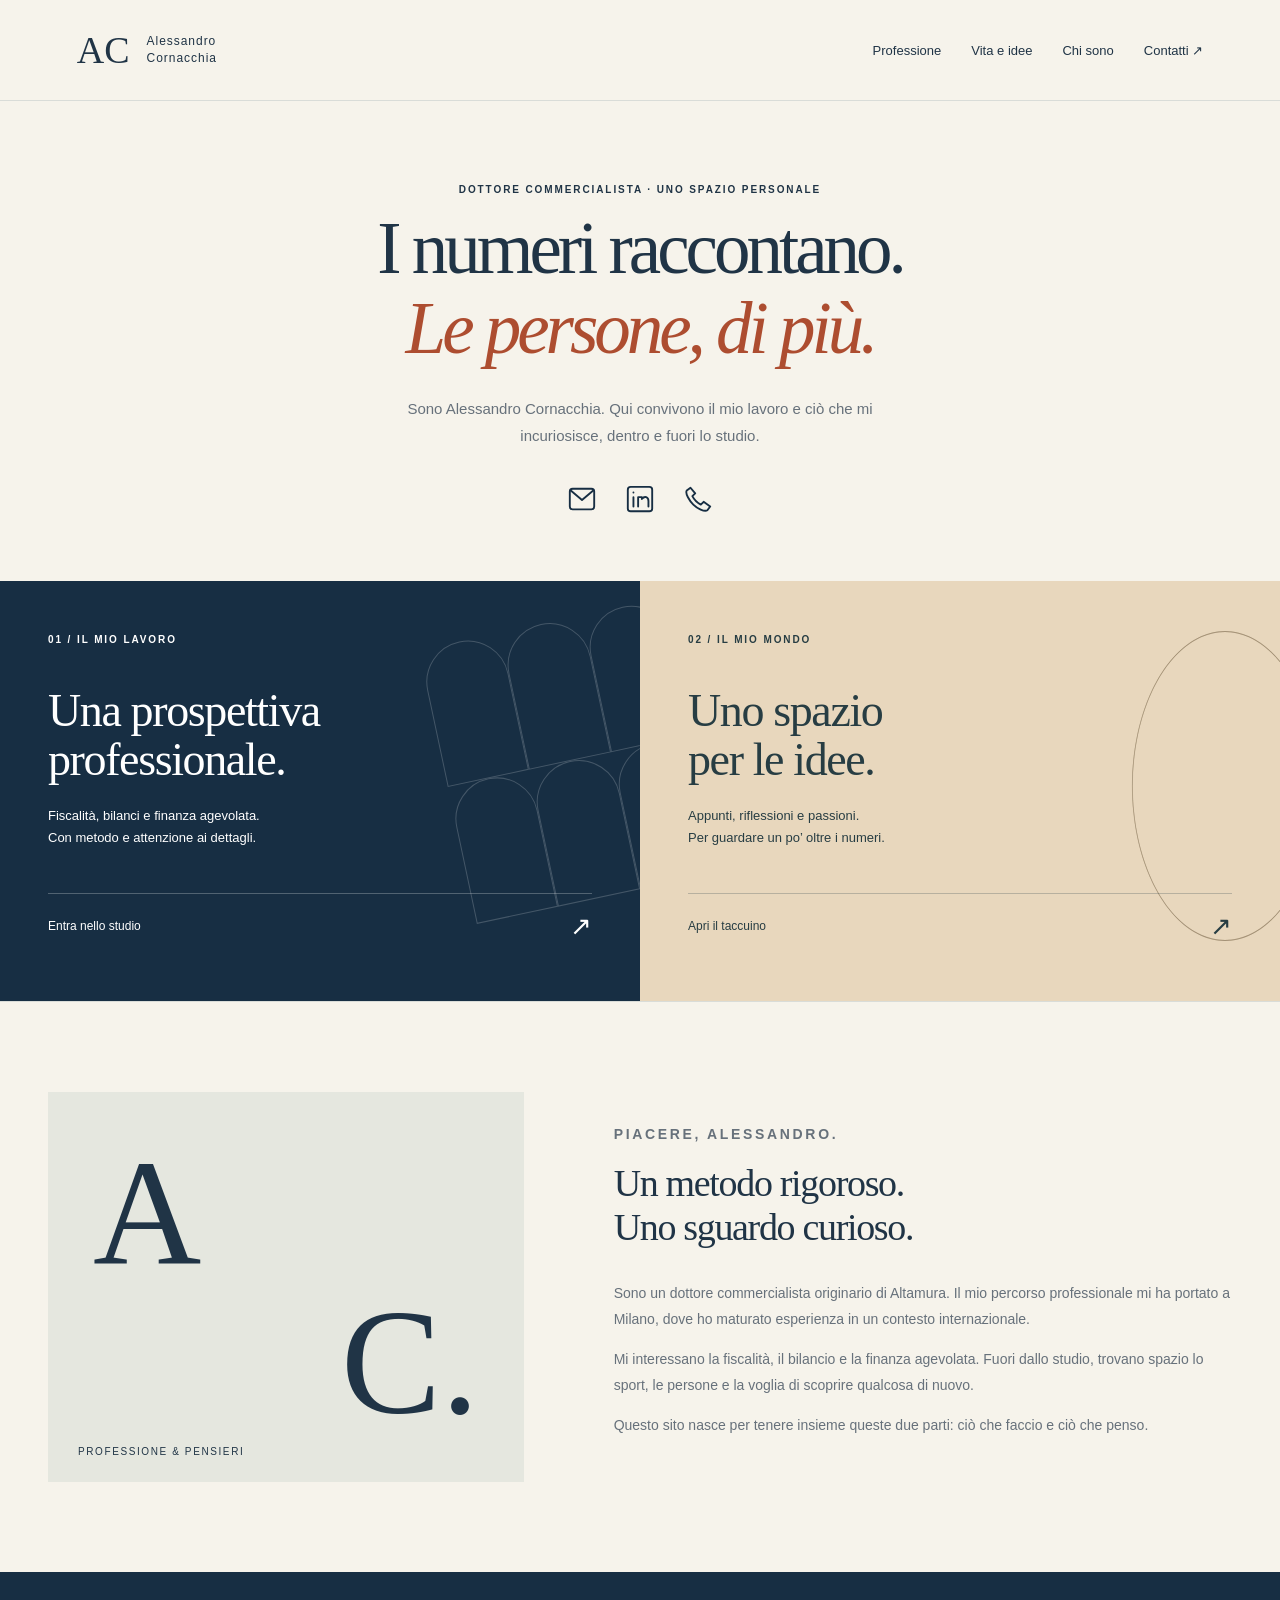
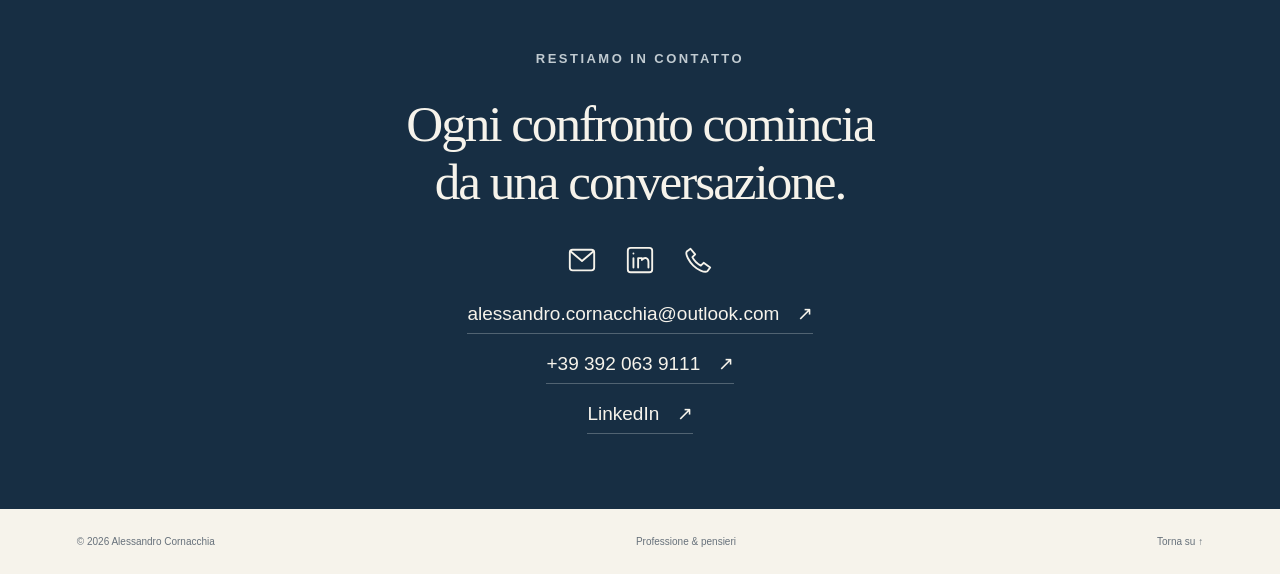
<file: index.html>
<!doctype html>
<html lang="it"><head><meta charset="utf-8"><meta name="viewport" content="width=device-width,initial-scale=1"><meta name="description" content="Alessandro Cornacchia, dottore commercialista. Professione, fiscalità e un blog personale: due prospettive, un unico spazio."><meta name="theme-color" content="#172e43"><title>Alessandro Cornacchia — Professione & pensieri</title><link rel="icon" href="assets/favicon.svg"><link rel="stylesheet" href="assets/style.css?v=20261018-editorial"></head>
<body><a class="skip" href="#main">Vai al contenuto</a><header><a class="brand" href="index.html">AC<span>Alessandro<br>Cornacchia</span></a><nav aria-label="Navigazione principale"><a href="professione.html">Professione</a><a href="vita-e-idee.html">Vita e idee</a><a href="#chi-sono">Chi sono</a><a href="#contatti">Contatti <span aria-hidden="true">↗</span></a></nav></header>
<main id="main"><section class="intro"><p class="eyebrow">Dottore commercialista · Uno spazio personale</p><h1>I numeri raccontano.<br><em>Le persone, di più.</em></h1><p class="lead">Sono Alessandro Cornacchia. Qui convivono il mio lavoro e ciò che mi incuriosisce, dentro e fuori lo studio.</p><div class="social-links" aria-label="Contatti di Alessandro Cornacchia"><a href="mailto:alessandro.cornacchia@outlook.com" aria-label="Scrivimi via email" title="Email"><svg viewBox="0 0 32 32" aria-hidden="true" focusable="false"><rect x="3" y="5" width="26" height="22" rx="3"/><path d="m4 7 12 10L28 7"/></svg></a><a href="https://www.linkedin.com/in/alessandro-cornacchia-2997b2155/" target="_blank" rel="noopener noreferrer" aria-label="Profilo LinkedIn (nuova scheda)" title="LinkedIn"><svg viewBox="0 0 32 32" aria-hidden="true" focusable="false"><rect x="3" y="3" width="26" height="26" rx="3"/><path d="M9 14v10M14 24V14h4v2c3-4 7-2 7 2v6M9 9v.1"/></svg></a><a href="tel:+393920639111" aria-label="Chiama il numero +39 392 063 9111" title="Telefono"><svg viewBox="0 0 32 32" aria-hidden="true" focusable="false"><path d="M8 4 4 7c-2 3 3 11 7 15s12 8 15 6l3-4-7-5-3 3c-4-2-7-5-9-9l3-3Z"/></svg></a></div></section>
<section class="split" aria-label="Esplora il sito"><a class="professional" href="professione.html"><span class="eyebrow">01 / Il mio lavoro</span><h2>Una prospettiva<br>professionale.</h2><p>Fiscalità, bilanci e finanza agevolata.<br>Con metodo e attenzione ai dettagli.</p><span class="explore">Entra nello studio <b>↗</b></span><span class="art-grid" aria-hidden="true"><i></i><i></i><i></i><i></i><i></i><i></i></span></a><a class="personal" href="vita-e-idee.html"><span class="eyebrow">02 / Il mio mondo</span><h2>Uno spazio<br>per le idee.</h2><p>Appunti, riflessioni e passioni.<br>Per guardare un po’ oltre i numeri.</p><span class="explore">Apri il taccuino <b>↗</b></span><span class="orbit" aria-hidden="true"><i></i><i></i><i></i></span></a></section>


<section id="chi-sono" class="section about"><div class="monogram" aria-hidden="true">A<span>C.</span><small>Professione & pensieri</small></div><div><p class="eyebrow">Piacere, Alessandro.</p><h2>Un metodo rigoroso.<br>Uno sguardo curioso.</h2><p>Sono un dottore commercialista originario di Altamura. Il mio percorso professionale mi ha portato a Milano, dove ho maturato esperienza in un contesto internazionale.</p><p>Mi interessano la fiscalità, il bilancio e la finanza agevolata. Fuori dallo studio, trovano spazio lo sport, le persone e la voglia di scoprire qualcosa di nuovo.</p><p>Questo sito nasce per tenere insieme queste due parti: ciò che faccio e ciò che penso.</p></div></section>
<section id="contatti" class="contact"><p class="eyebrow">Restiamo in contatto</p><h2>Ogni confronto comincia<br>da una conversazione.</h2><div class="social-links" aria-label="Contatti di Alessandro Cornacchia"><a href="mailto:alessandro.cornacchia@outlook.com" aria-label="Scrivimi via email" title="Email"><svg viewBox="0 0 32 32" aria-hidden="true" focusable="false"><rect x="3" y="5" width="26" height="22" rx="3"/><path d="m4 7 12 10L28 7"/></svg></a><a href="https://www.linkedin.com/in/alessandro-cornacchia-2997b2155/" target="_blank" rel="noopener noreferrer" aria-label="Profilo LinkedIn (nuova scheda)" title="LinkedIn"><svg viewBox="0 0 32 32" aria-hidden="true" focusable="false"><rect x="3" y="3" width="26" height="26" rx="3"/><path d="M9 14v10M14 24V14h4v2c3-4 7-2 7 2v6M9 9v.1"/></svg></a><a href="tel:+393920639111" aria-label="Chiama il numero +39 392 063 9111" title="Telefono"><svg viewBox="0 0 32 32" aria-hidden="true" focusable="false"><path d="M8 4 4 7c-2 3 3 11 7 15s12 8 15 6l3-4-7-5-3 3c-4-2-7-5-9-9l3-3Z"/></svg></a></div><div class="contact-options"><a href="mailto:alessandro.cornacchia@outlook.com">alessandro.cornacchia@outlook.com <span aria-hidden="true">↗</span></a><a href="tel:+393920639111">+39 392 063 9111 <span aria-hidden="true">↗</span></a><a href="https://www.linkedin.com/in/alessandro-cornacchia-2997b2155/" target="_blank" rel="noopener noreferrer">LinkedIn <span aria-hidden="true">↗</span><span class="sr-only"> (si apre in una nuova scheda)</span></a></div></section></main><footer><span>© <span id="year">2026</span> Alessandro Cornacchia</span><span>Professione & pensieri</span><a href="#">Torna su ↑</a></footer><script src="assets/config.js"></script><script src="assets/app.js"></script></body></html>
</file>
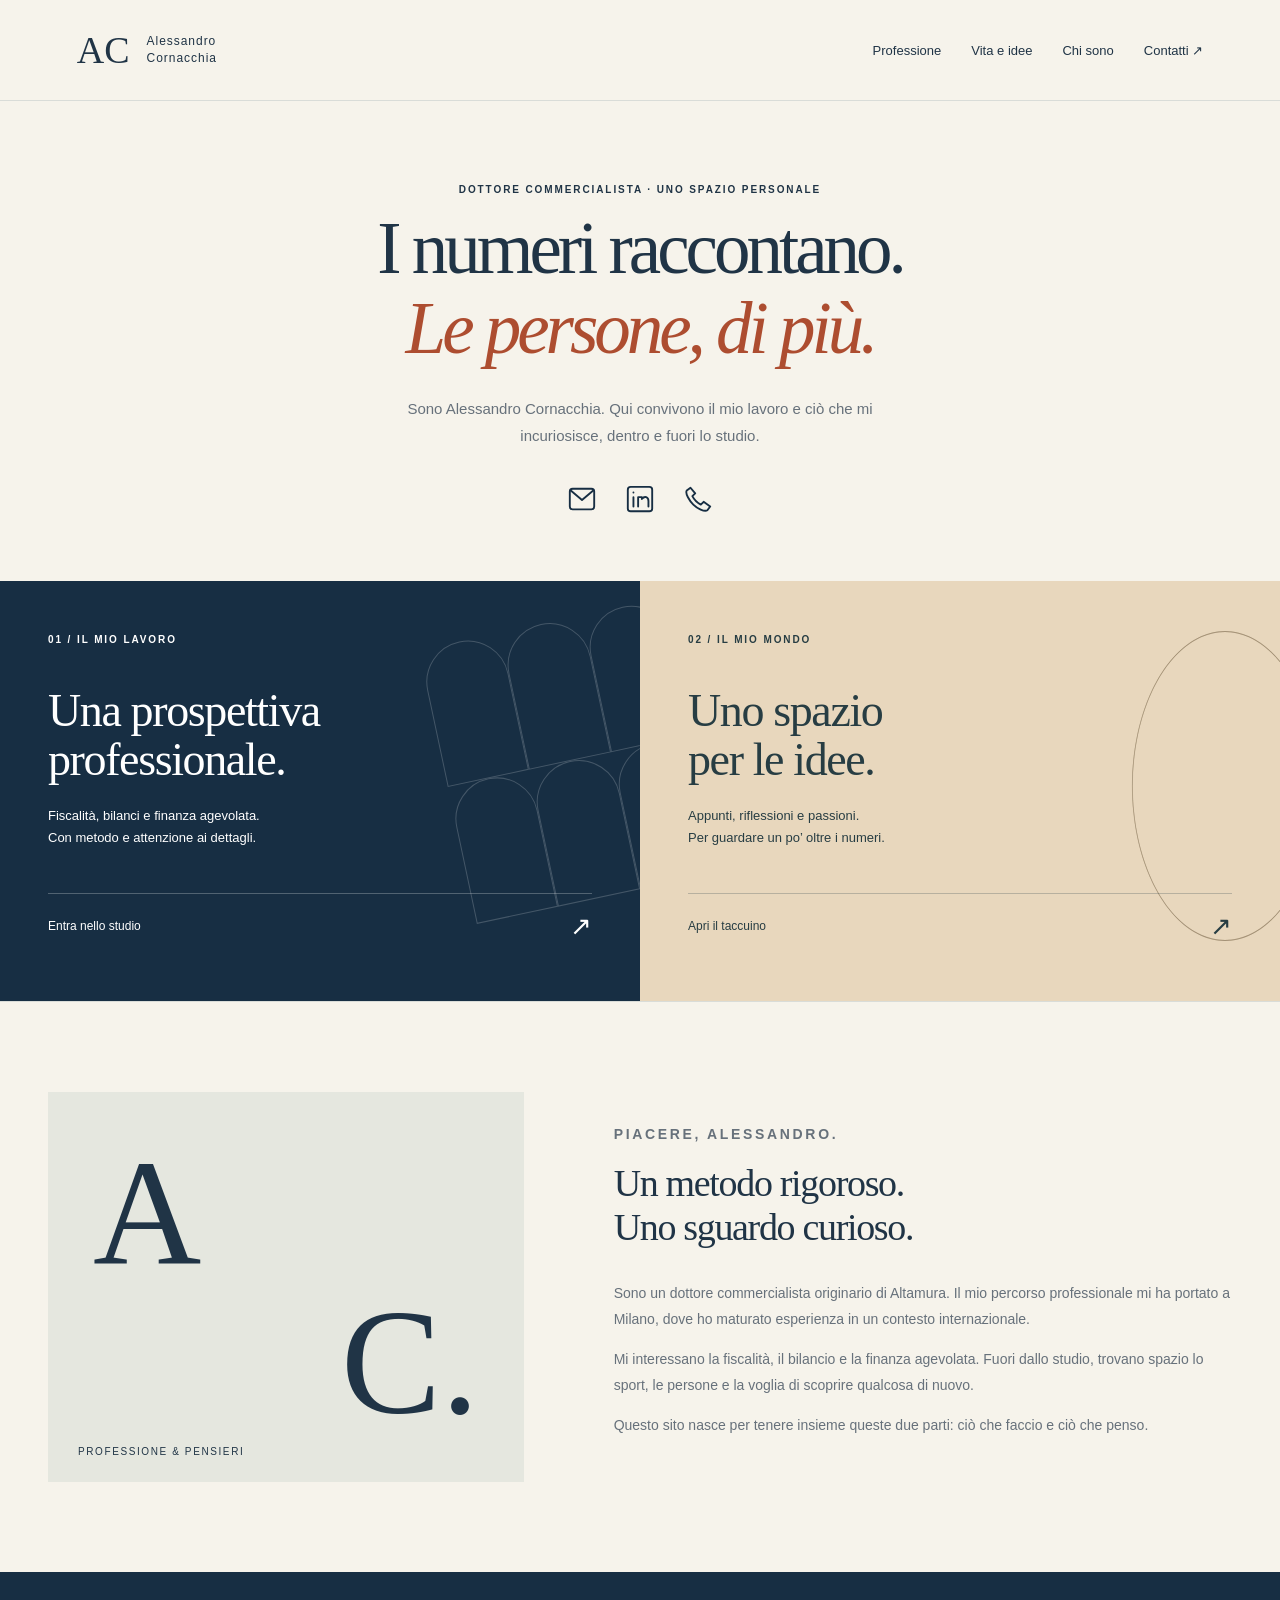
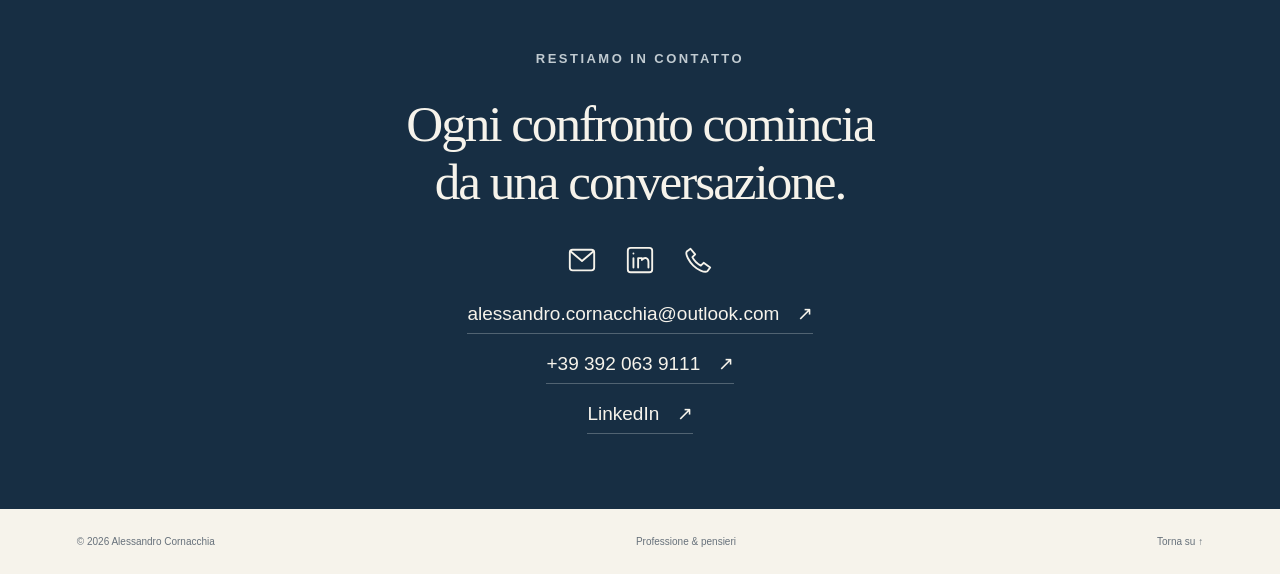
<file: .github/index.html>
<!doctype html>
<html lang="it"><head><meta charset="utf-8"><meta name="viewport" content="width=device-width,initial-scale=1"><meta name="description" content="Alessandro Cornacchia, dottore commercialista. Professione, fiscalità e un blog personale: due prospettive, un unico spazio."><meta name="theme-color" content="#172e43"><title>Alessandro Cornacchia — Professione & pensieri</title><link rel="icon" href="assets/favicon.svg"><link rel="stylesheet" href="assets/style.css"></head>
<body><a class="skip" href="#main">Vai al contenuto</a><header><a class="brand" href="index.html">AC<span>Alessandro<br>Cornacchia</span></a><nav aria-label="Navigazione principale"><a href="professione.html">Professione</a><a href="vita-e-idee.html">Vita e idee</a><a href="#chi-sono">Chi sono</a><a href="#contatti">Contatti <span aria-hidden="true">↗</span></a></nav></header>
<main id="main"><section class="intro"><p class="eyebrow">Dottore commercialista · Uno spazio personale</p><h1>I numeri raccontano.<br><em>Le persone, di più.</em></h1><p class="lead">Sono Alessandro Cornacchia. Qui convivono il mio lavoro e ciò che mi incuriosisce, dentro e fuori lo studio.</p><div class="social-links" aria-label="Contatti di Alessandro Cornacchia"><a href="mailto:alessandro.cornacchia@outlook.com" aria-label="Scrivimi via email" title="Email"><svg viewBox="0 0 32 32" aria-hidden="true" focusable="false"><rect x="3" y="5" width="26" height="22" rx="3"/><path d="m4 7 12 10L28 7"/></svg></a><a href="https://www.linkedin.com/in/alessandro-cornacchia-2997b2155/" target="_blank" rel="noopener noreferrer" aria-label="Profilo LinkedIn (nuova scheda)" title="LinkedIn"><svg viewBox="0 0 32 32" aria-hidden="true" focusable="false"><rect x="3" y="3" width="26" height="26" rx="3"/><path d="M9 14v10M14 24V14h4v2c3-4 7-2 7 2v6M9 9v.1"/></svg></a><a href="tel:+393920639111" aria-label="Chiama il numero +39 392 063 9111" title="Telefono"><svg viewBox="0 0 32 32" aria-hidden="true" focusable="false"><path d="M8 4 4 7c-2 3 3 11 7 15s12 8 15 6l3-4-7-5-3 3c-4-2-7-5-9-9l3-3Z"/></svg></a></div></section>
<section class="split" aria-label="Esplora il sito"><a class="professional" href="professione.html"><span class="eyebrow">01 / Il mio lavoro</span><h2>Una prospettiva<br>professionale.</h2><p>Fiscalità, bilanci e finanza agevolata.<br>Con metodo e attenzione ai dettagli.</p><span class="explore">Entra nello studio <b>↗</b></span><span class="art-grid" aria-hidden="true"><i></i><i></i><i></i><i></i><i></i><i></i></span></a><a class="personal" href="vita-e-idee.html"><span class="eyebrow">02 / Il mio mondo</span><h2>Uno spazio<br>per le idee.</h2><p>Appunti, riflessioni e passioni.<br>Per guardare un po’ oltre i numeri.</p><span class="explore">Apri il taccuino <b>↗</b></span><span class="orbit" aria-hidden="true"><i></i><i></i><i></i></span></a></section>


<section id="chi-sono" class="section about"><div class="monogram" aria-hidden="true">A<span>C.</span><small>Professione & pensieri</small></div><div><p class="eyebrow">Piacere, Alessandro.</p><h2>Un metodo rigoroso.<br>Uno sguardo curioso.</h2><p>Sono un dottore commercialista originario di Altamura. Il mio percorso professionale mi ha portato a Milano, dove ho maturato esperienza in un contesto internazionale.</p><p>Mi interessano la fiscalità, il bilancio e la finanza agevolata. Fuori dallo studio, trovano spazio lo sport, le persone e la voglia di scoprire qualcosa di nuovo.</p><p>Questo sito nasce per tenere insieme queste due parti: ciò che faccio e ciò che penso.</p></div></section>
<section id="contatti" class="contact"><p class="eyebrow">Restiamo in contatto</p><h2>Ogni confronto comincia<br>da una conversazione.</h2><div class="social-links" aria-label="Contatti di Alessandro Cornacchia"><a href="mailto:alessandro.cornacchia@outlook.com" aria-label="Scrivimi via email" title="Email"><svg viewBox="0 0 32 32" aria-hidden="true" focusable="false"><rect x="3" y="5" width="26" height="22" rx="3"/><path d="m4 7 12 10L28 7"/></svg></a><a href="https://www.linkedin.com/in/alessandro-cornacchia-2997b2155/" target="_blank" rel="noopener noreferrer" aria-label="Profilo LinkedIn (nuova scheda)" title="LinkedIn"><svg viewBox="0 0 32 32" aria-hidden="true" focusable="false"><rect x="3" y="3" width="26" height="26" rx="3"/><path d="M9 14v10M14 24V14h4v2c3-4 7-2 7 2v6M9 9v.1"/></svg></a><a href="tel:+393920639111" aria-label="Chiama il numero +39 392 063 9111" title="Telefono"><svg viewBox="0 0 32 32" aria-hidden="true" focusable="false"><path d="M8 4 4 7c-2 3 3 11 7 15s12 8 15 6l3-4-7-5-3 3c-4-2-7-5-9-9l3-3Z"/></svg></a></div><div class="contact-options"><a href="mailto:alessandro.cornacchia@outlook.com">alessandro.cornacchia@outlook.com <span aria-hidden="true">↗</span></a><a href="tel:+393920639111">+39 392 063 9111 <span aria-hidden="true">↗</span></a><a href="https://www.linkedin.com/in/alessandro-cornacchia-2997b2155/" target="_blank" rel="noopener noreferrer">LinkedIn <span aria-hidden="true">↗</span><span class="sr-only"> (si apre in una nuova scheda)</span></a></div></section></main><footer><span>© <span id="year">2026</span> Alessandro Cornacchia</span><span>Professione & pensieri</span><a href="#">Torna su ↑</a></footer><script src="assets/config.js"></script><script src="assets/app.js"></script></body></html>
</file>
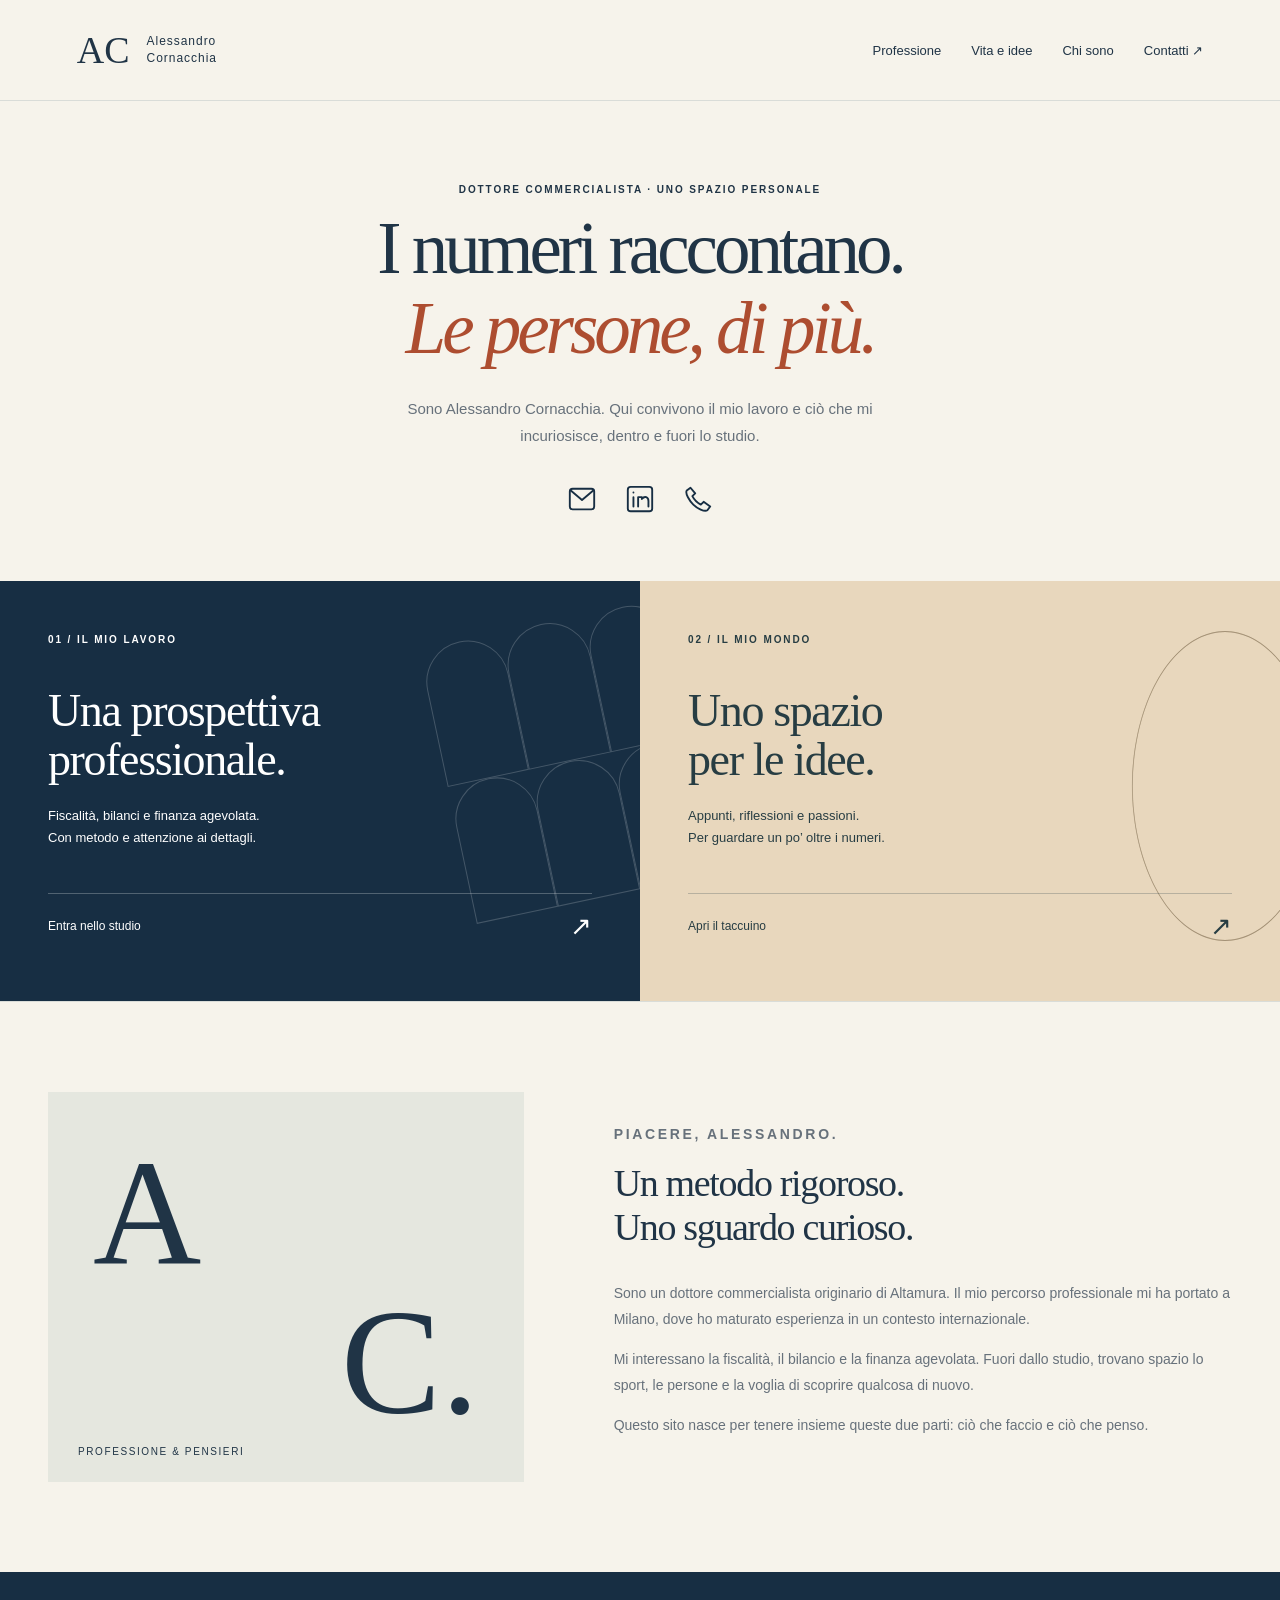
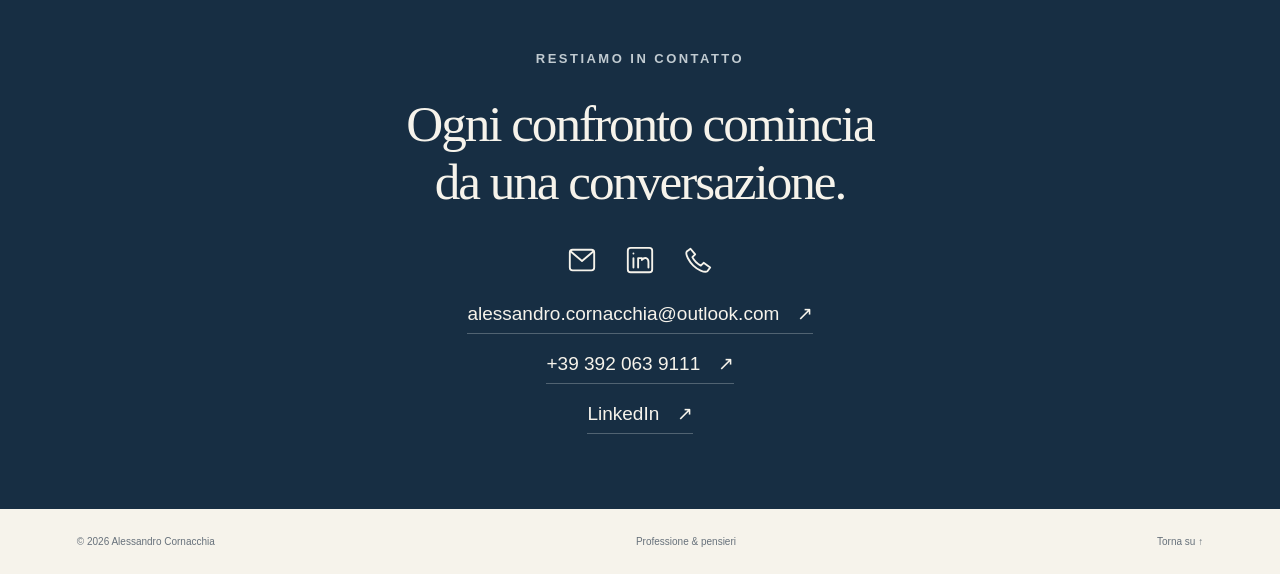
<file: public/index.html>
<!doctype html>
<html lang="it"><head><meta charset="utf-8"><meta name="viewport" content="width=device-width,initial-scale=1"><meta name="description" content="Alessandro Cornacchia, dottore commercialista. Professione, fiscalità e un blog personale: due prospettive, un unico spazio."><meta name="theme-color" content="#172e43"><title>Alessandro Cornacchia — Professione & pensieri</title><link rel="icon" href="assets/favicon.svg"><style>:root{--navy:#172e43;--cream:#f6f3eb;--ink:#203446;--muted:#67717b;--line:#d9dcd8;--orange:#ad4d30}*{box-sizing:border-box}html{scroll-behavior:smooth;scroll-padding-top:24px}body{margin:0;color:var(--ink);background:var(--cream);font-family:Arial,Helvetica,sans-serif}a{color:inherit;text-decoration:none}button{font:inherit}header{max-width:1440px;margin:auto;padding:28px 6%;display:flex;align-items:center;justify-content:space-between;border-bottom:1px solid var(--line)}.brand{font-family:Georgia,serif;font-size:38px;display:flex;align-items:center;gap:17px}.brand span{font:12px/1.45 Arial,sans-serif;letter-spacing:.08em}nav{display:flex;gap:30px;font-size:13px}nav a:hover{text-decoration:underline;text-underline-offset:6px}.intro{max-width:1050px;margin:auto;text-align:center;padding:80px 20px 60px}.eyebrow{text-transform:uppercase;font-size:10px;letter-spacing:.19em;font-weight:600;line-height:1.8}h1,h2,h3,p{margin-top:0}h1{font:clamp(44px,5.7vw,80px)/1.09 Georgia,serif;letter-spacing:-.055em;margin-bottom:27px}h1 em{font-weight:400;color:var(--orange)}.lead{font-size:15px;line-height:1.8;color:var(--muted);max-width:550px;margin:0 auto}.split{max-width:1280px;margin:0 auto;display:grid;grid-template-columns:1fr 1fr}.split>a{min-height:420px;padding:48px;position:relative;overflow:hidden}.professional{background:var(--navy);color:#fff}.personal{background:#e8d7bd;color:#273d43}.split h2{font:46px/1.06 Georgia,serif;letter-spacing:-.03em;margin:38px 0 20px;position:relative;z-index:1}.split p{font-size:13px;line-height:1.7;position:relative;z-index:1}.explore{display:flex;align-items:center;justify-content:space-between;border-top:1px solid #ffffff40;margin-top:44px;padding-top:17px;font-size:12px;position:relative;z-index:1}.personal .explore{border-color:#273d4340}.explore b{font-size:26px;font-weight:400}.art-grid{position:absolute;right:-55px;top:40px;width:250px;height:280px;display:grid;grid-template-columns:repeat(3,1fr);opacity:.19;transform:rotate(-12deg)}.art-grid i{border:1px solid #fff;border-radius:80px 80px 0 0}.orbit{position:absolute;right:-100px;top:50px;width:310px;height:310px}.orbit i{position:absolute;inset:0;border:1px solid #6c5a3c40;border-radius:50%;transform:scaleX(.6) rotate(30deg)}.orbit i:nth-child(2){transform:scaleX(.6) rotate(90deg)}.orbit i:nth-child(3){transform:scaleX(.6) rotate(150deg)}.section{max-width:1280px;margin:auto;padding:90px 48px;scroll-margin-top:15px}.section-heading{display:grid;grid-template-columns:1fr 2fr 1.7fr;gap:30px;align-items:start}.section h2{font:38px/1.16 Georgia,serif;letter-spacing:-.035em}.section-heading>p:last-child,.about p{font-size:14px;line-height:1.85;color:var(--muted)}.services{display:grid;grid-template-columns:repeat(3,1fr);gap:40px;margin-top:45px}.services article{border-top:1px solid var(--line);padding-top:20px}.services span{font-size:11px;color:var(--orange)}h3{font:25px/1.2 Georgia,serif;letter-spacing:-.02em}.services h3{margin:24px 0 15px}.services p,.posts article>p:not(.eyebrow){font-size:13px;line-height:1.8;color:var(--muted)}.journal{border-top:1px solid var(--line)}.journal-top{display:flex;justify-content:space-between;align-items:center}.journal-top>p{color:var(--muted);font-size:13px;line-height:1.7}.filters{display:flex;gap:8px;margin:18px 0 30px;flex-wrap:wrap}.filters button{border:1px solid var(--line);border-radius:24px;padding:10px 16px;background:transparent;color:var(--ink);font-size:11px;cursor:pointer}.filters button.active{background:var(--navy);color:white;border-color:var(--navy)}.posts{display:grid;grid-template-columns:repeat(3,1fr);gap:30px}.cover{height:240px;margin-bottom:23px;position:relative;overflow:hidden}.cover-one{background:#dde2dd;font:130px Georgia,serif;padding:37px}.cover-one span{font:12px Arial;position:absolute;bottom:20px;right:20px}.cover-two{background:#b5664b;display:grid;place-items:center}.cover-two:before,.cover-two:after{content:'';width:220px;height:220px;border:1px solid #f6f3eb60;border-radius:50%;position:absolute;left:30px;top:60px}.cover-two:after{left:90px;top:0}.cover-two span{font-size:120px;font-weight:100;color:#f6f3eb}.cover-three{background:var(--navy);color:#eee7d4;padding:28px}.cover-three span{font:bold 48px/.95 Arial;letter-spacing:-.055em}.posts .eyebrow{font-size:9px}.blog-note{margin:30px 0 0;font-size:12px;color:var(--muted)}.about{border-top:1px solid var(--line);display:grid;grid-template-columns:1fr 1.3fr;gap:90px;align-items:center}.monogram{background:#e5e7df;min-height:360px;font:150px/1 Georgia,serif;padding:45px;position:relative}.monogram span{display:block;text-align:right}.monogram small{position:absolute;bottom:25px;left:30px;font:10px Arial;letter-spacing:.16em;text-transform:uppercase}.contact{background:var(--navy);color:var(--cream);text-align:center;padding:75px 20px}.contact h2{font:clamp(34px,4vw,52px)/1.12 Georgia,serif;letter-spacing:-.04em;margin:25px 0}.contact>p:last-of-type{font-size:13px;color:#c1cbd1}.contact-link{display:inline-block;border-bottom:1px solid #9ba8b1;padding:12px;font-size:20px}.contact-link span{margin-left:30px}footer{padding:27px 6%;display:flex;justify-content:space-between;gap:20px;font-size:10px;color:var(--muted)}[hidden]{display:none!important}:focus-visible{outline:3px solid #d28b48;outline-offset:5px}.skip{position:fixed;top:-100px;background:white;padding:12px;z-index:5}.skip:focus{top:0}@media(prefers-reduced-motion:reduce){html{scroll-behavior:auto}}@media(max-width:800px){header{padding:22px 6%;align-items:flex-start;gap:20px}.brand{font-size:30px}.brand span{font-size:10px}nav{gap:14px;font-size:11px;flex-wrap:wrap;justify-content:flex-end;max-width:210px}.intro{padding:55px 20px 40px}.split{margin:0 20px}.split>a{padding:30px;min-height:380px}.split h2{font-size:35px}.section{padding:60px 30px}.section-heading{grid-template-columns:1fr}.section-heading h2{margin-bottom:0}.services{gap:25px}.services h3{font-size:21px}.posts{gap:18px}.cover{height:180px}.cover-one{font-size:90px;padding:30px 20px}.cover-three span{font-size:38px}.about{gap:35px}.monogram{font-size:110px;padding:30px;min-height:310px}}@media(max-width:560px){.split{grid-template-columns:1fr}.split>a{min-height:350px}.services,.posts,.about{grid-template-columns:1fr}.section h2{font-size:34px}.journal-top{display:block}.journal-top>p{margin:12px 0 25px}.cover{height:240px}.cover-one{font-size:130px}.cover-three span{font-size:55px}.monogram{max-width:400px}.services{margin-top:25px}footer{flex-wrap:wrap}footer>span:nth-child(2){display:none}}

/* Pagine interne e contatti */
nav a[aria-current="page"]{text-decoration:underline;text-underline-offset:6px}.contact-options{display:flex;flex-direction:column;align-items:center;gap:18px;margin-top:32px}.contact-options a{font-size:clamp(13px,2.7vw,19px);border-bottom:1px solid #ffffff40;padding-bottom:8px;overflow-wrap:anywhere}.contact-options span{margin-left:12px}.sr-only{position:absolute;width:1px;height:1px;padding:0;margin:-1px;overflow:hidden;clip:rect(0,0,0,0);white-space:nowrap;border:0}.back-link{display:inline-block;font-size:11px;color:var(--muted);margin-bottom:32px}.page-intro{padding-bottom:70px}.work-path{border-top:1px solid var(--line)}.path-grid{display:grid;grid-template-columns:repeat(3,1fr);gap:40px;margin-top:35px}.path-grid p,.chapter p,.story-banner p{font-size:14px;line-height:1.8;color:var(--muted)}.left{margin:0;max-width:650px}.text-link{display:inline-block;margin-top:28px;border-bottom:1px solid var(--line);padding-bottom:9px;font-size:12px}.story-banner{max-width:1280px;margin:auto;background:#e8d7bd;padding:60px 48px;position:relative;overflow:hidden}.story-banner h2{font:44px/1.12 Georgia,serif;letter-spacing:-.035em;margin-top:28px;position:relative;z-index:1}.story-banner p{max-width:510px;color:#4e5b5c;position:relative;z-index:1}.story-number{position:absolute;right:45px;top:25px;font:240px Georgia,serif;color:#273d4312}.chapter{display:grid;grid-template-columns:70px 1fr auto;gap:20px;border-top:1px solid var(--line);padding:30px 0;align-items:start}.chapter-no{font:32px Georgia,serif;color:var(--orange)}.chapter h3{font-size:29px;margin-bottom:10px}.chapter p{margin-bottom:0}.chapter .eyebrow{font-size:9px;margin-bottom:9px}.chapter-status{font-size:10px;color:var(--muted);padding-top:6px}.chapters .journal-top{margin-bottom:35px}@media(max-width:800px){.path-grid{grid-template-columns:1fr}.story-number{right:-30px}.chapter{grid-template-columns:45px 1fr}.chapter-status{grid-column:2;padding-top:0}.story-banner{margin:0 20px;padding:40px 30px}.story-banner h2{font-size:36px}}

.social-links{display:flex;justify-content:center;align-items:center;gap:14px;margin-top:28px}.social-links a{display:grid;place-items:center;width:44px;height:44px;border-radius:6px;color:var(--navy);transition:background .15s,color .15s}.social-links svg{width:30px;height:30px;fill:none;stroke:currentColor;stroke-width:2;stroke-linecap:round;stroke-linejoin:round}.social-links a:hover{background:var(--navy);color:var(--cream)}.contact .social-links a{color:var(--cream)}.contact .social-links a:hover{background:var(--cream);color:var(--navy)}.contact .contact-options{margin-top:20px}@media(prefers-reduced-motion:reduce){.social-links a{transition:none}}

/* Racconti del blog */
.blog-article{max-width:960px;margin:auto;padding:55px 28px 80px}.article-heading{display:block;text-align:center;padding:0 0 35px;border-bottom:1px solid var(--line)}.article-heading h1{font-size:clamp(48px,7vw,82px);margin:25px 0 20px}.article-subtitle{font:italic 24px/1.5 Georgia,serif;color:var(--orange)}.article-meta{display:flex;justify-content:center;flex-wrap:wrap;gap:10px 24px;font-size:11px;color:var(--muted);line-height:1.6}.article-body{max-width:690px;margin:45px auto}.article-body p{font:18px/1.9 Georgia,serif;margin-bottom:25px;color:var(--ink)}.article-body p:first-child{font-size:21px;line-height:1.75}.article-body .article-pause{font-size:25px;font-style:italic;color:var(--orange);border-left:2px solid var(--orange);padding-left:24px;margin:40px 0}.article-end{max-width:690px;margin:auto;border-top:1px solid var(--line);padding-top:28px;display:flex;gap:20px;flex-wrap:wrap;align-items:center}.article-end .text-link{margin-top:0}.featured-post{display:grid;grid-template-columns:1fr 1.3fr;border-top:1px solid var(--line);border-bottom:1px solid var(--line);margin-top:35px}.featured-type{background:var(--navy);color:var(--cream);padding:45px;font:48px/1.15 Georgia,serif;min-height:280px}.featured-type em{color:#e8d7bd}.featured-type>span{display:block;font:11px Arial,sans-serif;letter-spacing:.2em;margin-top:35px}.featured-copy{padding:35px 40px}.featured-copy h3{font-size:34px;margin-bottom:10px}.featured-copy>p{font-size:14px;line-height:1.8;color:var(--muted)}.featured-copy .featured-subtitle{font:italic 20px/1.5 Georgia,serif;color:var(--orange)}.featured-post:hover h3{text-decoration:underline;text-underline-offset:5px}.published-posts{padding-bottom:50px}@media(max-width:600px){.featured-post{grid-template-columns:1fr}.featured-type{font-size:40px;min-height:220px;padding:30px}.featured-copy{padding:30px 20px}.article-body p{font-size:17px}.article-body p:first-child{font-size:19px}.article-subtitle{font-size:21px}.blog-article{padding:35px 22px 55px}}

.story-photo{margin:40px 0 45px}.story-photo a{display:block}.story-photo img{display:block;width:100%;height:auto;max-height:820px;object-fit:contain;background:#ebe8e0}.story-photo figcaption{font:12px/1.6 Arial,sans-serif;color:var(--muted);margin-top:12px;text-align:center}.story-photo a:hover{opacity:.96}@media(max-width:600px){.story-photo{margin:30px 0}.story-photo figcaption{font-size:11px}}

/* Dimensioni compatte del post */
.blog-article{max-width:820px;padding:36px 24px 55px}.article-heading{padding-bottom:24px}.article-heading h1{font-size:clamp(36px,5vw,54px);margin:18px 0 12px;letter-spacing:-.04em}.article-subtitle{font-size:20px}.article-body{max-width:650px;margin:30px auto}.article-body p{font-size:16px;line-height:1.75;margin-bottom:20px}.article-body p:first-child{font-size:17px;line-height:1.75}.article-body .article-pause{font-size:21px;margin:28px 0;padding-left:18px}.story-photo{max-width:560px;margin:28px auto 34px}.story-photo img{width:100%;height:auto;max-height:420px;object-fit:contain;background:transparent}.story-photo figcaption{font-size:11px;margin-top:8px}.article-end{max-width:650px}.featured-type{font-size:38px;min-height:230px;padding:32px}.featured-copy h3{font-size:29px}@media(max-width:600px){.blog-article{padding:26px 20px 40px}.article-heading h1{font-size:38px}.article-subtitle{font-size:18px}.article-body p,.article-body p:first-child{font-size:16px;line-height:1.7}.story-photo img{max-height:340px}.story-photo{margin:24px auto 28px}}

/* Intestazione editoriale e fotografie contenute */
.blog-article>.article-heading{max-width:700px;margin:0 auto;padding:8px 0 28px;text-align:center;border-bottom:1px solid #cbd0d2}.blog-article .article-heading h1{font:normal clamp(38px,5vw,52px)/1.12 Georgia,serif;letter-spacing:-.035em;margin:20px 0 14px;color:#172e43}.blog-article .article-subtitle{font:normal 20px/1.5 Georgia,serif;color:#694b3e;letter-spacing:0;margin:0 auto 24px;max-width:550px}.blog-article .article-meta{display:flex;justify-content:center;align-items:center;flex-wrap:wrap;gap:12px 22px;font:normal 13px/1.6 Arial,Helvetica,sans-serif;color:#44515d;letter-spacing:0}.article-meta>span,.article-meta>time{display:inline-block;white-space:nowrap}.blog-article .story-photo{width:100%;max-width:460px;margin:28px auto 32px}.blog-article .story-photo img{display:block;width:auto;max-width:100%;height:auto;max-height:340px;margin:0 auto;object-fit:contain;background:transparent}.blog-article .story-photo figcaption{font:normal 12px/1.6 Arial,sans-serif;color:#52606a;text-align:center;margin:10px auto 0;max-width:420px}@media(max-width:600px){.blog-article .article-heading h1{font-size:38px}.blog-article .article-subtitle{font-size:18px;margin-bottom:20px}.blog-article .article-meta{font-size:13px;gap:7px 16px}.article-meta>span:first-child{flex-basis:100%}.blog-article .story-photo{max-width:340px}.blog-article .story-photo img{max-height:290px}}

/* Impaginazione definitiva del racconto */
.blog-article>.article-heading{display:block;position:static;background:transparent;border-bottom:1px solid #cbd0d2;padding:0 0 28px}
.blog-article .article-heading h1{font:normal 44px/1.15 Georgia,serif;margin:20px 0 12px;text-align:center}
.blog-article .article-subtitle{font:normal 20px/1.5 Georgia,serif;text-align:center;color:#694b3e;margin:0 0 24px}
.blog-article .article-meta{display:block;text-align:center;font:14px/1.8 Arial,sans-serif;color:#344454}
.blog-article .article-meta .post-author{display:block;margin-bottom:10px}
.blog-article .post-details{display:flex;justify-content:center;gap:12px 24px;flex-wrap:wrap}
.blog-article .post-details span{white-space:normal}
.blog-article .story-photo{width:min(100%,380px);margin:30px auto}
.blog-article .story-photo img{width:auto;max-width:100%;height:auto;max-height:280px;margin:0 auto}
@media(max-width:600px){.blog-article .article-heading h1{font-size:36px}.blog-article .article-subtitle{font-size:18px}.blog-article .post-details{flex-direction:column;gap:4px}.blog-article .story-photo{max-width:300px}.blog-article .story-photo img{max-height:250px}}
</style></head>
<body><a class="skip" href="#main">Vai al contenuto</a><header><a class="brand" href="index.html">AC<span>Alessandro<br>Cornacchia</span></a><nav aria-label="Navigazione principale"><a href="professione.html">Professione</a><a href="vita-e-idee.html">Vita e idee</a><a href="#chi-sono">Chi sono</a><a href="#contatti">Contatti <span aria-hidden="true">↗</span></a></nav></header>
<main id="main"><section class="intro"><p class="eyebrow">Dottore commercialista · Uno spazio personale</p><h1>I numeri raccontano.<br><em>Le persone, di più.</em></h1><p class="lead">Sono Alessandro Cornacchia. Qui convivono il mio lavoro e ciò che mi incuriosisce, dentro e fuori lo studio.</p><div class="social-links" aria-label="Contatti di Alessandro Cornacchia"><a href="mailto:alessandro.cornacchia@outlook.com" aria-label="Scrivimi via email" title="Email"><svg viewBox="0 0 32 32" aria-hidden="true" focusable="false"><rect x="3" y="5" width="26" height="22" rx="3"/><path d="m4 7 12 10L28 7"/></svg></a><a href="https://www.linkedin.com/in/alessandro-cornacchia-2997b2155/" target="_blank" rel="noopener noreferrer" aria-label="Profilo LinkedIn (nuova scheda)" title="LinkedIn"><svg viewBox="0 0 32 32" aria-hidden="true" focusable="false"><rect x="3" y="3" width="26" height="26" rx="3"/><path d="M9 14v10M14 24V14h4v2c3-4 7-2 7 2v6M9 9v.1"/></svg></a><a href="tel:+393920639111" aria-label="Chiama il numero +39 392 063 9111" title="Telefono"><svg viewBox="0 0 32 32" aria-hidden="true" focusable="false"><path d="M8 4 4 7c-2 3 3 11 7 15s12 8 15 6l3-4-7-5-3 3c-4-2-7-5-9-9l3-3Z"/></svg></a></div></section>
<section class="split" aria-label="Esplora il sito"><a class="professional" href="professione.html"><span class="eyebrow">01 / Il mio lavoro</span><h2>Una prospettiva<br>professionale.</h2><p>Fiscalità, bilanci e finanza agevolata.<br>Con metodo e attenzione ai dettagli.</p><span class="explore">Entra nello studio <b>↗</b></span><span class="art-grid" aria-hidden="true"><i></i><i></i><i></i><i></i><i></i><i></i></span></a><a class="personal" href="vita-e-idee.html"><span class="eyebrow">02 / Il mio mondo</span><h2>Uno spazio<br>per le idee.</h2><p>Appunti, riflessioni e passioni.<br>Per guardare un po’ oltre i numeri.</p><span class="explore">Apri il taccuino <b>↗</b></span><span class="orbit" aria-hidden="true"><i></i><i></i><i></i></span></a></section>


<section id="chi-sono" class="section about"><div class="monogram" aria-hidden="true">A<span>C.</span><small>Professione & pensieri</small></div><div><p class="eyebrow">Piacere, Alessandro.</p><h2>Un metodo rigoroso.<br>Uno sguardo curioso.</h2><p>Sono un dottore commercialista originario di Altamura. Il mio percorso professionale mi ha portato a Milano, dove ho maturato esperienza in un contesto internazionale.</p><p>Mi interessano la fiscalità, il bilancio e la finanza agevolata. Fuori dallo studio, trovano spazio lo sport, le persone e la voglia di scoprire qualcosa di nuovo.</p><p>Questo sito nasce per tenere insieme queste due parti: ciò che faccio e ciò che penso.</p></div></section>
<section id="contatti" class="contact"><p class="eyebrow">Restiamo in contatto</p><h2>Ogni confronto comincia<br>da una conversazione.</h2><div class="social-links" aria-label="Contatti di Alessandro Cornacchia"><a href="mailto:alessandro.cornacchia@outlook.com" aria-label="Scrivimi via email" title="Email"><svg viewBox="0 0 32 32" aria-hidden="true" focusable="false"><rect x="3" y="5" width="26" height="22" rx="3"/><path d="m4 7 12 10L28 7"/></svg></a><a href="https://www.linkedin.com/in/alessandro-cornacchia-2997b2155/" target="_blank" rel="noopener noreferrer" aria-label="Profilo LinkedIn (nuova scheda)" title="LinkedIn"><svg viewBox="0 0 32 32" aria-hidden="true" focusable="false"><rect x="3" y="3" width="26" height="26" rx="3"/><path d="M9 14v10M14 24V14h4v2c3-4 7-2 7 2v6M9 9v.1"/></svg></a><a href="tel:+393920639111" aria-label="Chiama il numero +39 392 063 9111" title="Telefono"><svg viewBox="0 0 32 32" aria-hidden="true" focusable="false"><path d="M8 4 4 7c-2 3 3 11 7 15s12 8 15 6l3-4-7-5-3 3c-4-2-7-5-9-9l3-3Z"/></svg></a></div><div class="contact-options"><a href="mailto:alessandro.cornacchia@outlook.com">alessandro.cornacchia@outlook.com <span aria-hidden="true">↗</span></a><a href="tel:+393920639111">+39 392 063 9111 <span aria-hidden="true">↗</span></a><a href="https://www.linkedin.com/in/alessandro-cornacchia-2997b2155/" target="_blank" rel="noopener noreferrer">LinkedIn <span aria-hidden="true">↗</span><span class="sr-only"> (si apre in una nuova scheda)</span></a></div></section></main><footer><span>© <span id="year">2026</span> Alessandro Cornacchia</span><span>Professione & pensieri</span><a href="#">Torna su ↑</a></footer><script src="assets/config.js"></script><script src="assets/app.js"></script></body></html>
</file>
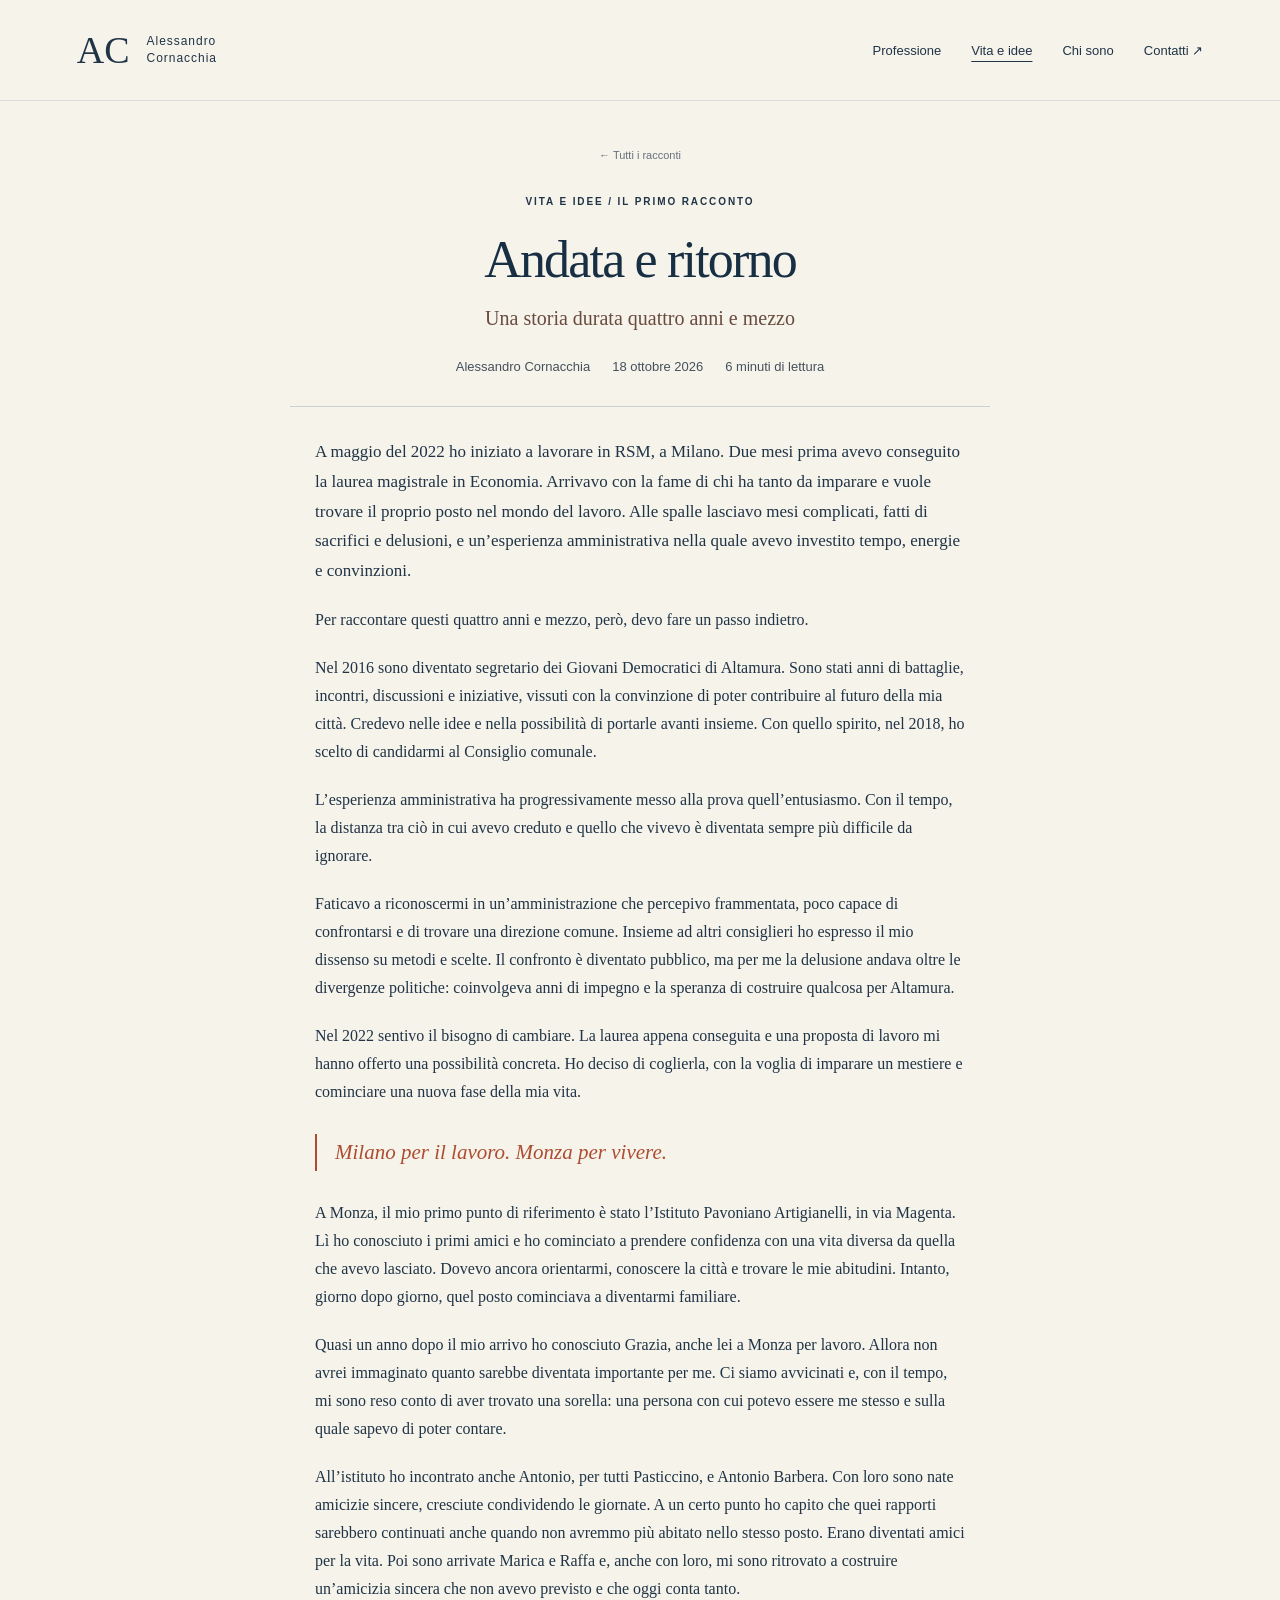
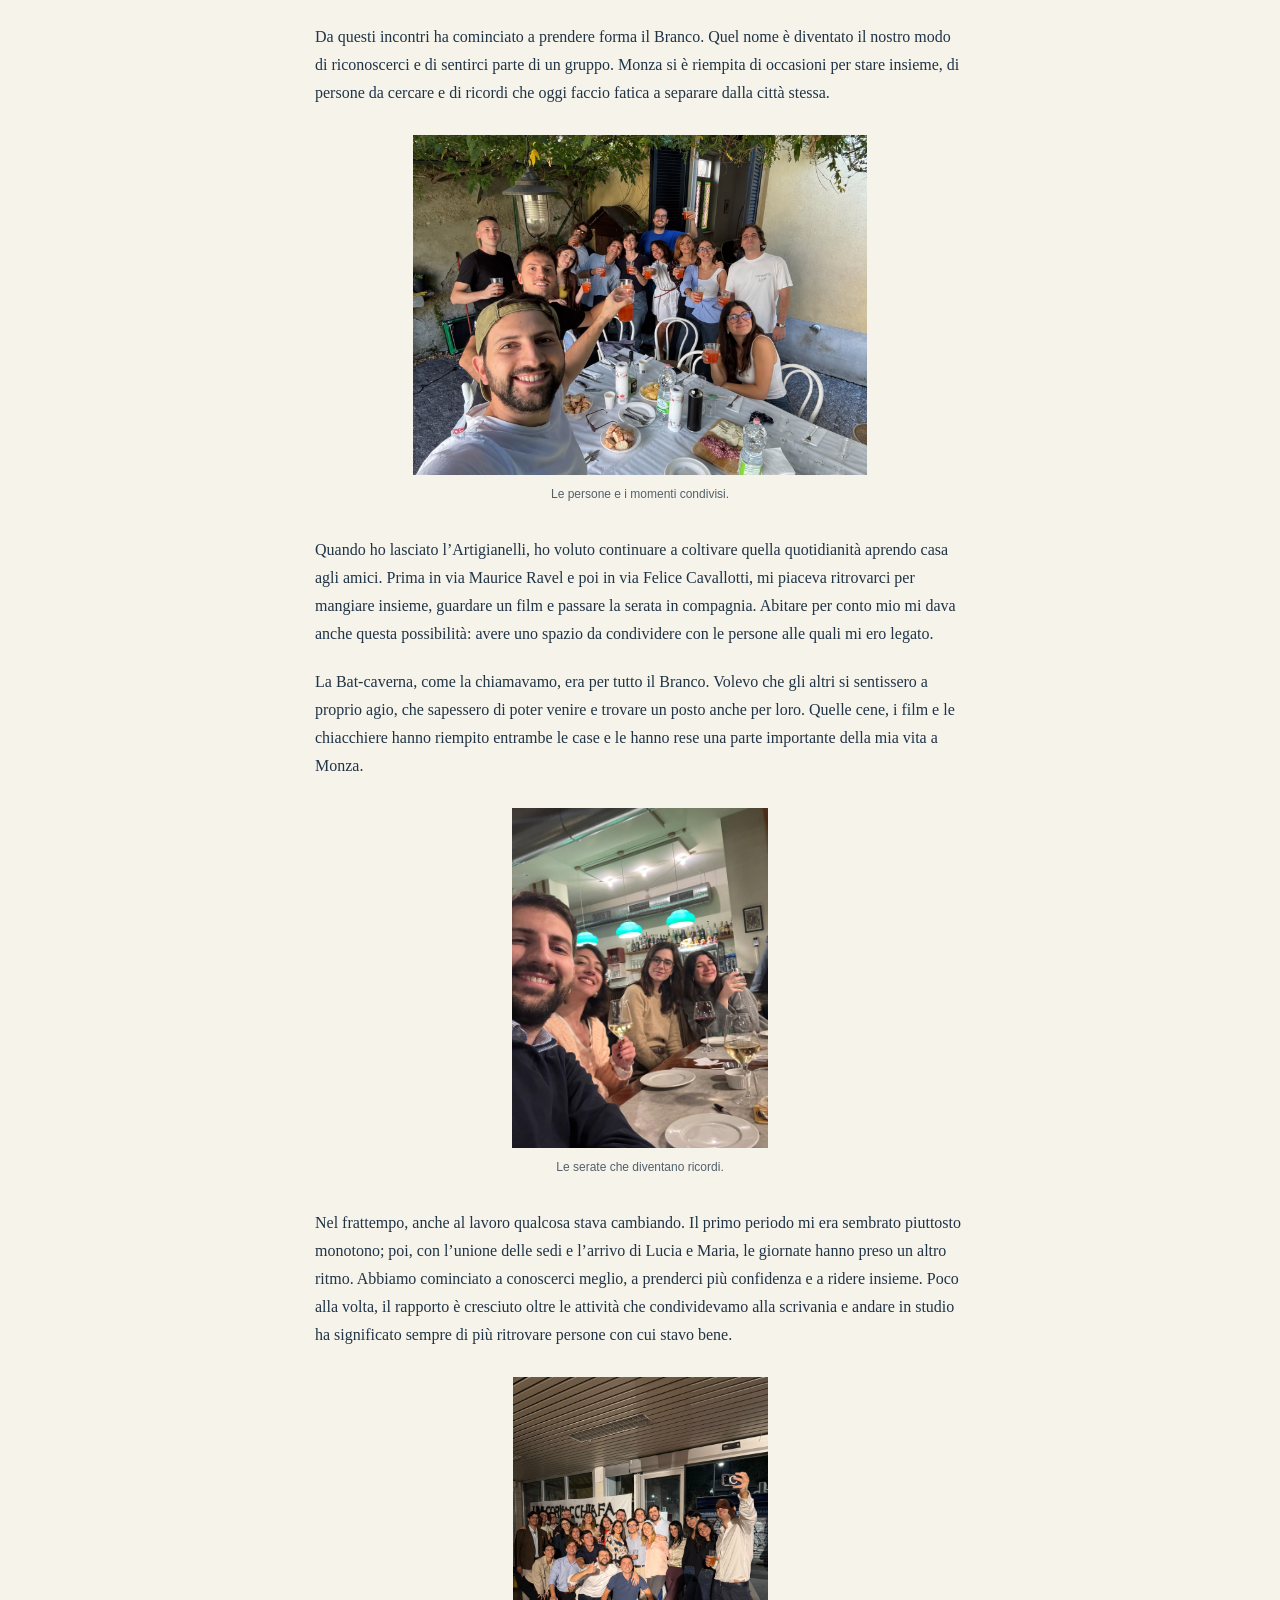
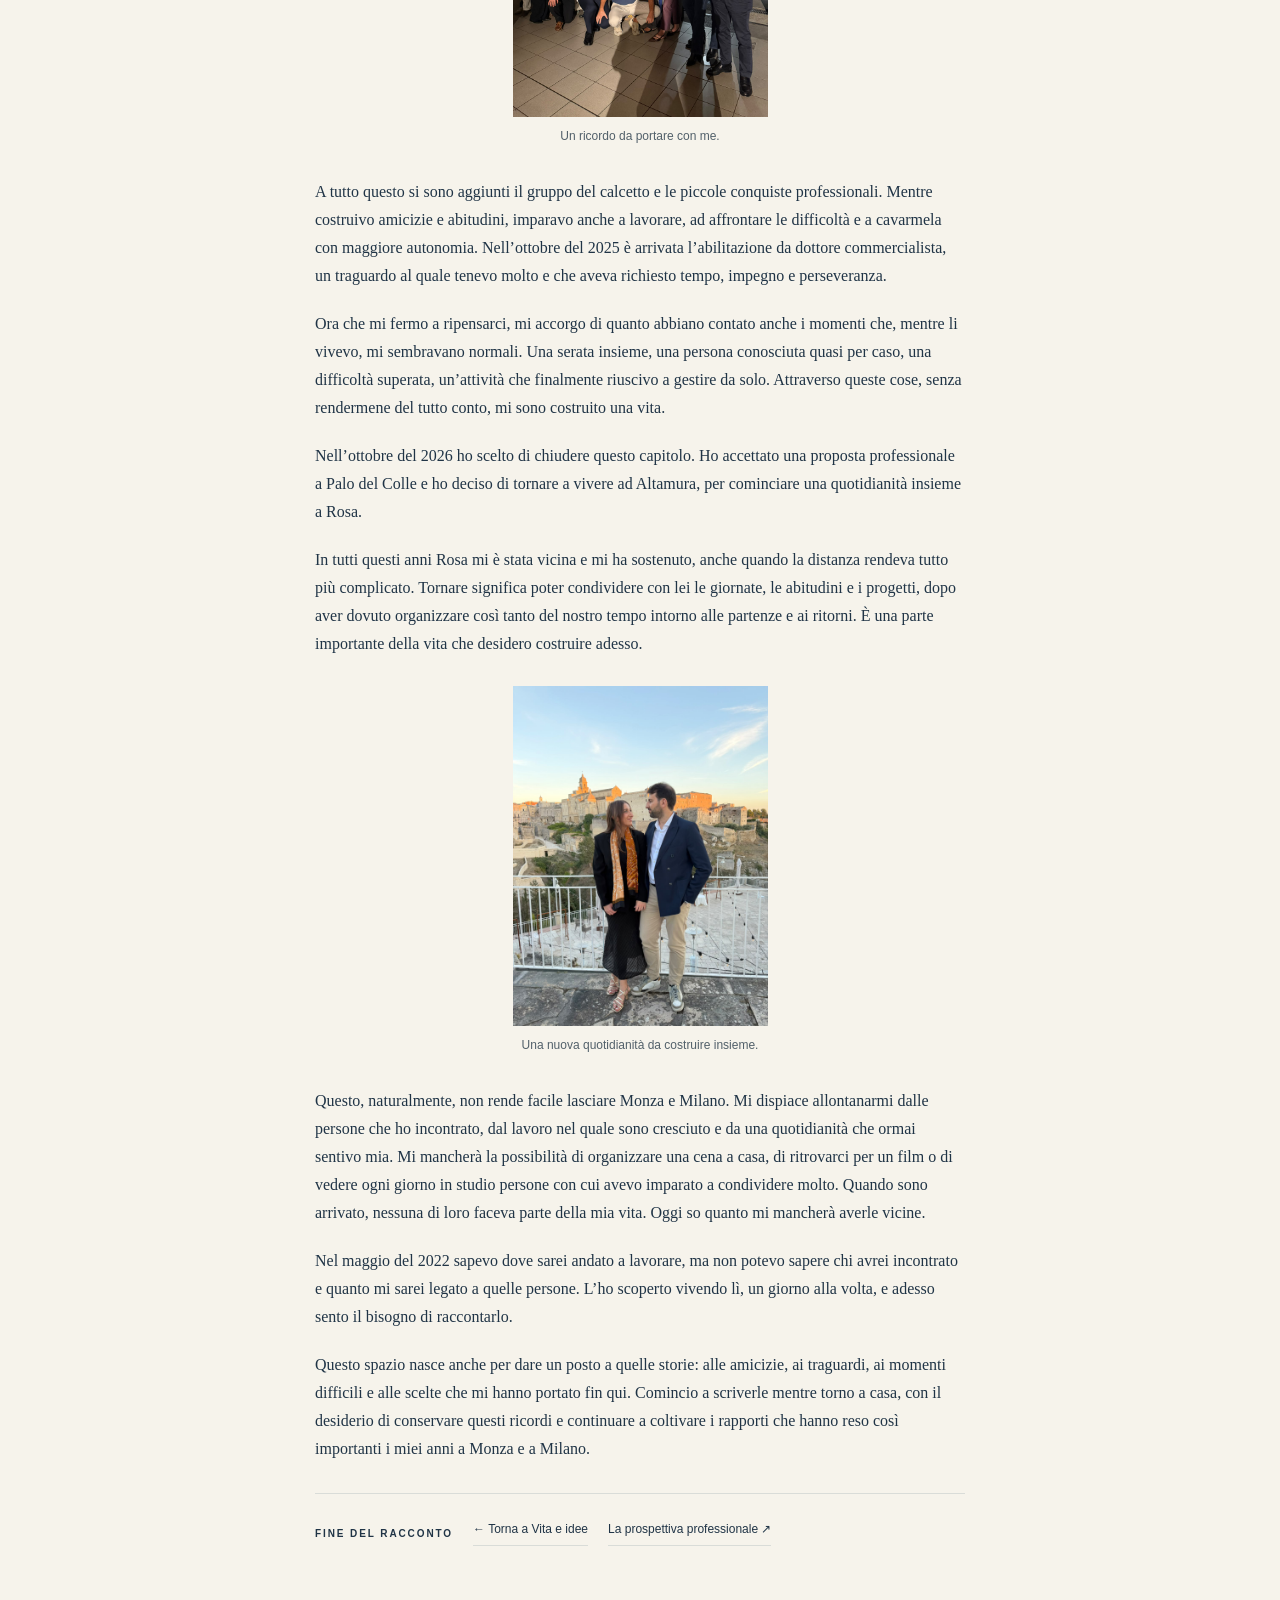
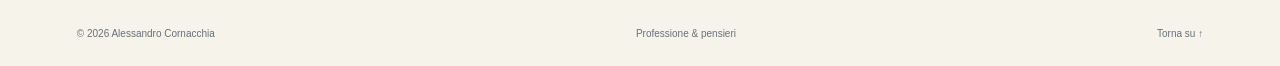
<file: andata-e-ritorno.html>
<!doctype html>
<html lang="it"><head><meta charset="utf-8"><meta name="viewport" content="width=device-width,initial-scale=1"><meta name="description" content="Una storia durata quattro anni e mezzo: da Altamura a Milano e Monza, tra lavoro, amicizie e la scelta di tornare."><meta name="theme-color" content="#172e43"><title>Andata e ritorno — Alessandro Cornacchia</title><link rel="icon" href="assets/favicon.svg"><link rel="stylesheet" href="assets/style.css?v=20261018-editorial"></head>
<body><a class="skip" href="#main">Vai al contenuto</a><header><a class="brand" href="index.html">AC<span>Alessandro<br>Cornacchia</span></a><nav aria-label="Navigazione principale"><a href="professione.html">Professione</a><a href="vita-e-idee.html" aria-current="page">Vita e idee</a><a href="index.html#chi-sono">Chi sono</a><a href="#contatti">Contatti <span aria-hidden="true">↗</span></a></nav></header><main id="main"><article class="blog-article"><header class="article-heading"><a class="back-link" href="vita-e-idee.html">← Tutti i racconti</a><p class="eyebrow">Vita e idee / Il primo racconto</p><h1>Andata e ritorno</h1><p class="article-subtitle">Una storia durata quattro anni e mezzo</p><div class="article-meta"><span>Alessandro Cornacchia</span><time datetime="2026-10-18">18 ottobre 2026</time><span>6 minuti di lettura</span></div></header><div class="article-body"><p>A maggio del 2022 ho iniziato a lavorare in RSM, a Milano. Due mesi prima avevo conseguito la laurea magistrale in Economia. Arrivavo con la fame di chi ha tanto da imparare e vuole trovare il proprio posto nel mondo del lavoro. Alle spalle lasciavo mesi complicati, fatti di sacrifici e delusioni, e un’esperienza amministrativa nella quale avevo investito tempo, energie e convinzioni.</p><p>Per raccontare questi quattro anni e mezzo, però, devo fare un passo indietro.</p><p>Nel 2016 sono diventato segretario dei Giovani Democratici di Altamura. Sono stati anni di battaglie, incontri, discussioni e iniziative, vissuti con la convinzione di poter contribuire al futuro della mia città. Credevo nelle idee e nella possibilità di portarle avanti insieme. Con quello spirito, nel 2018, ho scelto di candidarmi al Consiglio comunale.</p><p>L’esperienza amministrativa ha progressivamente messo alla prova quell’entusiasmo. Con il tempo, la distanza tra ciò in cui avevo creduto e quello che vivevo è diventata sempre più difficile da ignorare.</p><p>Faticavo a riconoscermi in un’amministrazione che percepivo frammentata, poco capace di confrontarsi e di trovare una direzione comune. Insieme ad altri consiglieri ho espresso il mio dissenso su metodi e scelte. Il confronto è diventato pubblico, ma per me la delusione andava oltre le divergenze politiche: coinvolgeva anni di impegno e la speranza di costruire qualcosa per Altamura.</p><p>Nel 2022 sentivo il bisogno di cambiare. La laurea appena conseguita e una proposta di lavoro mi hanno offerto una possibilità concreta. Ho deciso di coglierla, con la voglia di imparare un mestiere e cominciare una nuova fase della mia vita.</p><p class="article-pause">Milano per il lavoro. Monza per vivere.</p><p>A Monza, il mio primo punto di riferimento è stato l’Istituto Pavoniano Artigianelli, in via Magenta. Lì ho conosciuto i primi amici e ho cominciato a prendere confidenza con una vita diversa da quella che avevo lasciato. Dovevo ancora orientarmi, conoscere la città e trovare le mie abitudini. Intanto, giorno dopo giorno, quel posto cominciava a diventarmi familiare.</p><p>Quasi un anno dopo il mio arrivo ho conosciuto Grazia, anche lei a Monza per lavoro. Allora non avrei immaginato quanto sarebbe diventata importante per me. Ci siamo avvicinati e, con il tempo, mi sono reso conto di aver trovato una sorella: una persona con cui potevo essere me stesso e sulla quale sapevo di poter contare.</p><p>All’istituto ho incontrato anche Antonio, per tutti Pasticcino, e Antonio Barbera. Con loro sono nate amicizie sincere, cresciute condividendo le giornate. A un certo punto ho capito che quei rapporti sarebbero continuati anche quando non avremmo più abitato nello stesso posto. Erano diventati amici per la vita. Poi sono arrivate Marica e Raffa e, anche con loro, mi sono ritrovato a costruire un’amicizia sincera che non avevo previsto e che oggi conta tanto.</p><p>Da questi incontri ha cominciato a prendere forma il Branco. Quel nome è diventato il nostro modo di riconoscerci e di sentirci parte di un gruppo. Monza si è riempita di occasioni per stare insieme, di persone da cercare e di ricordi che oggi faccio fatica a separare dalla città stessa.</p><figure class="story-photo"><a href="assets/andata-e-ritorno/amici-a-tavola.jpg" target="_blank" rel="noopener noreferrer" aria-label="Apri la fotografia completa in una nuova scheda"><img src="assets/andata-e-ritorno/amici-a-tavola.jpg" width="1448" height="1086" loading="lazy" decoding="async" alt="Un brindisi tra amici intorno a una tavola all’aperto."></a><figcaption>Le persone e i momenti condivisi.</figcaption></figure><p>Quando ho lasciato l’Artigianelli, ho voluto continuare a coltivare quella quotidianità aprendo casa agli amici. Prima in via Maurice Ravel e poi in via Felice Cavallotti, mi piaceva ritrovarci per mangiare insieme, guardare un film e passare la serata in compagnia. Abitare per conto mio mi dava anche questa possibilità: avere uno spazio da condividere con le persone alle quali mi ero legato.</p><p>La Bat-caverna, come la chiamavamo, era per tutto il Branco. Volevo che gli altri si sentissero a proprio agio, che sapessero di poter venire e trovare un posto anche per loro. Quelle cene, i film e le chiacchiere hanno riempito entrambe le case e le hanno rese una parte importante della mia vita a Monza.</p><figure class="story-photo"><a href="assets/andata-e-ritorno/una-serata-insieme.jpg" target="_blank" rel="noopener noreferrer" aria-label="Apri la fotografia completa in una nuova scheda"><img src="assets/andata-e-ritorno/una-serata-insieme.jpg" width="1200" height="1599" loading="lazy" decoding="async" alt="Un selfie in compagnia durante una serata al ristorante."></a><figcaption>Le serate che diventano ricordi.</figcaption></figure><p>Nel frattempo, anche al lavoro qualcosa stava cambiando. Il primo periodo mi era sembrato piuttosto monotono; poi, con l’unione delle sedi e l’arrivo di Lucia e Maria, le giornate hanno preso un altro ritmo. Abbiamo cominciato a conoscerci meglio, a prenderci più confidenza e a ridere insieme. Poco alla volta, il rapporto è cresciuto oltre le attività che condividevamo alla scrivania e andare in studio ha significato sempre di più ritrovare persone con cui stavo bene.</p><figure class="story-photo"><a href="assets/andata-e-ritorno/foto-di-gruppo.jpg" target="_blank" rel="noopener noreferrer" aria-label="Apri la fotografia completa in una nuova scheda"><img src="assets/andata-e-ritorno/foto-di-gruppo.jpg" width="1536" height="2048" loading="lazy" decoding="async" alt="Una foto di gruppo durante una festa."></a><figcaption>Un ricordo da portare con me.</figcaption></figure><p>A tutto questo si sono aggiunti il gruppo del calcetto e le piccole conquiste professionali. Mentre costruivo amicizie e abitudini, imparavo anche a lavorare, ad affrontare le difficoltà e a cavarmela con maggiore autonomia. Nell’ottobre del 2025 è arrivata l’abilitazione da dottore commercialista, un traguardo al quale tenevo molto e che aveva richiesto tempo, impegno e perseveranza.</p><p>Ora che mi fermo a ripensarci, mi accorgo di quanto abbiano contato anche i momenti che, mentre li vivevo, mi sembravano normali. Una serata insieme, una persona conosciuta quasi per caso, una difficoltà superata, un’attività che finalmente riuscivo a gestire da solo. Attraverso queste cose, senza rendermene del tutto conto, mi sono costruito una vita.</p><p>Nell’ottobre del 2026 ho scelto di chiudere questo capitolo. Ho accettato una proposta professionale a Palo del Colle e ho deciso di tornare a vivere ad Altamura, per cominciare una quotidianità insieme a Rosa.</p><p>In tutti questi anni Rosa mi è stata vicina e mi ha sostenuto, anche quando la distanza rendeva tutto più complicato. Tornare significa poter condividere con lei le giornate, le abitudini e i progetti, dopo aver dovuto organizzare così tanto del nostro tempo intorno alle partenze e ai ritorni. È una parte importante della vita che desidero costruire adesso.</p><figure class="story-photo"><a href="assets/andata-e-ritorno/insieme.jpg" target="_blank" rel="noopener noreferrer" aria-label="Apri la fotografia completa in una nuova scheda"><img src="assets/andata-e-ritorno/insieme.jpg" width="1200" height="1600" loading="lazy" decoding="async" alt="Una coppia su una terrazza, con il paesaggio alle spalle."></a><figcaption>Una nuova quotidianità da costruire insieme.</figcaption></figure><p>Questo, naturalmente, non rende facile lasciare Monza e Milano. Mi dispiace allontanarmi dalle persone che ho incontrato, dal lavoro nel quale sono cresciuto e da una quotidianità che ormai sentivo mia. Mi mancherà la possibilità di organizzare una cena a casa, di ritrovarci per un film o di vedere ogni giorno in studio persone con cui avevo imparato a condividere molto. Quando sono arrivato, nessuna di loro faceva parte della mia vita. Oggi so quanto mi mancherà averle vicine.</p><p>Nel maggio del 2022 sapevo dove sarei andato a lavorare, ma non potevo sapere chi avrei incontrato e quanto mi sarei legato a quelle persone. L’ho scoperto vivendo lì, un giorno alla volta, e adesso sento il bisogno di raccontarlo.</p><p>Questo spazio nasce anche per dare un posto a quelle storie: alle amicizie, ai traguardi, ai momenti difficili e alle scelte che mi hanno portato fin qui. Comincio a scriverle mentre torno a casa, con il desiderio di conservare questi ricordi e continuare a coltivare i rapporti che hanno reso così importanti i miei anni a Monza e a Milano.</p></div><div class="article-end"><span class="eyebrow">Fine del racconto</span><a class="text-link" href="vita-e-idee.html">← Torna a Vita e idee</a><a class="text-link" href="professione.html">La prospettiva professionale ↗</a></div></article></main><footer><span>© <span id="year">2026</span> Alessandro Cornacchia</span><span>Professione & pensieri</span><a href="#">Torna su ↑</a></footer><script src="assets/config.js"></script><script src="assets/app.js"></script></body></html>
</file>
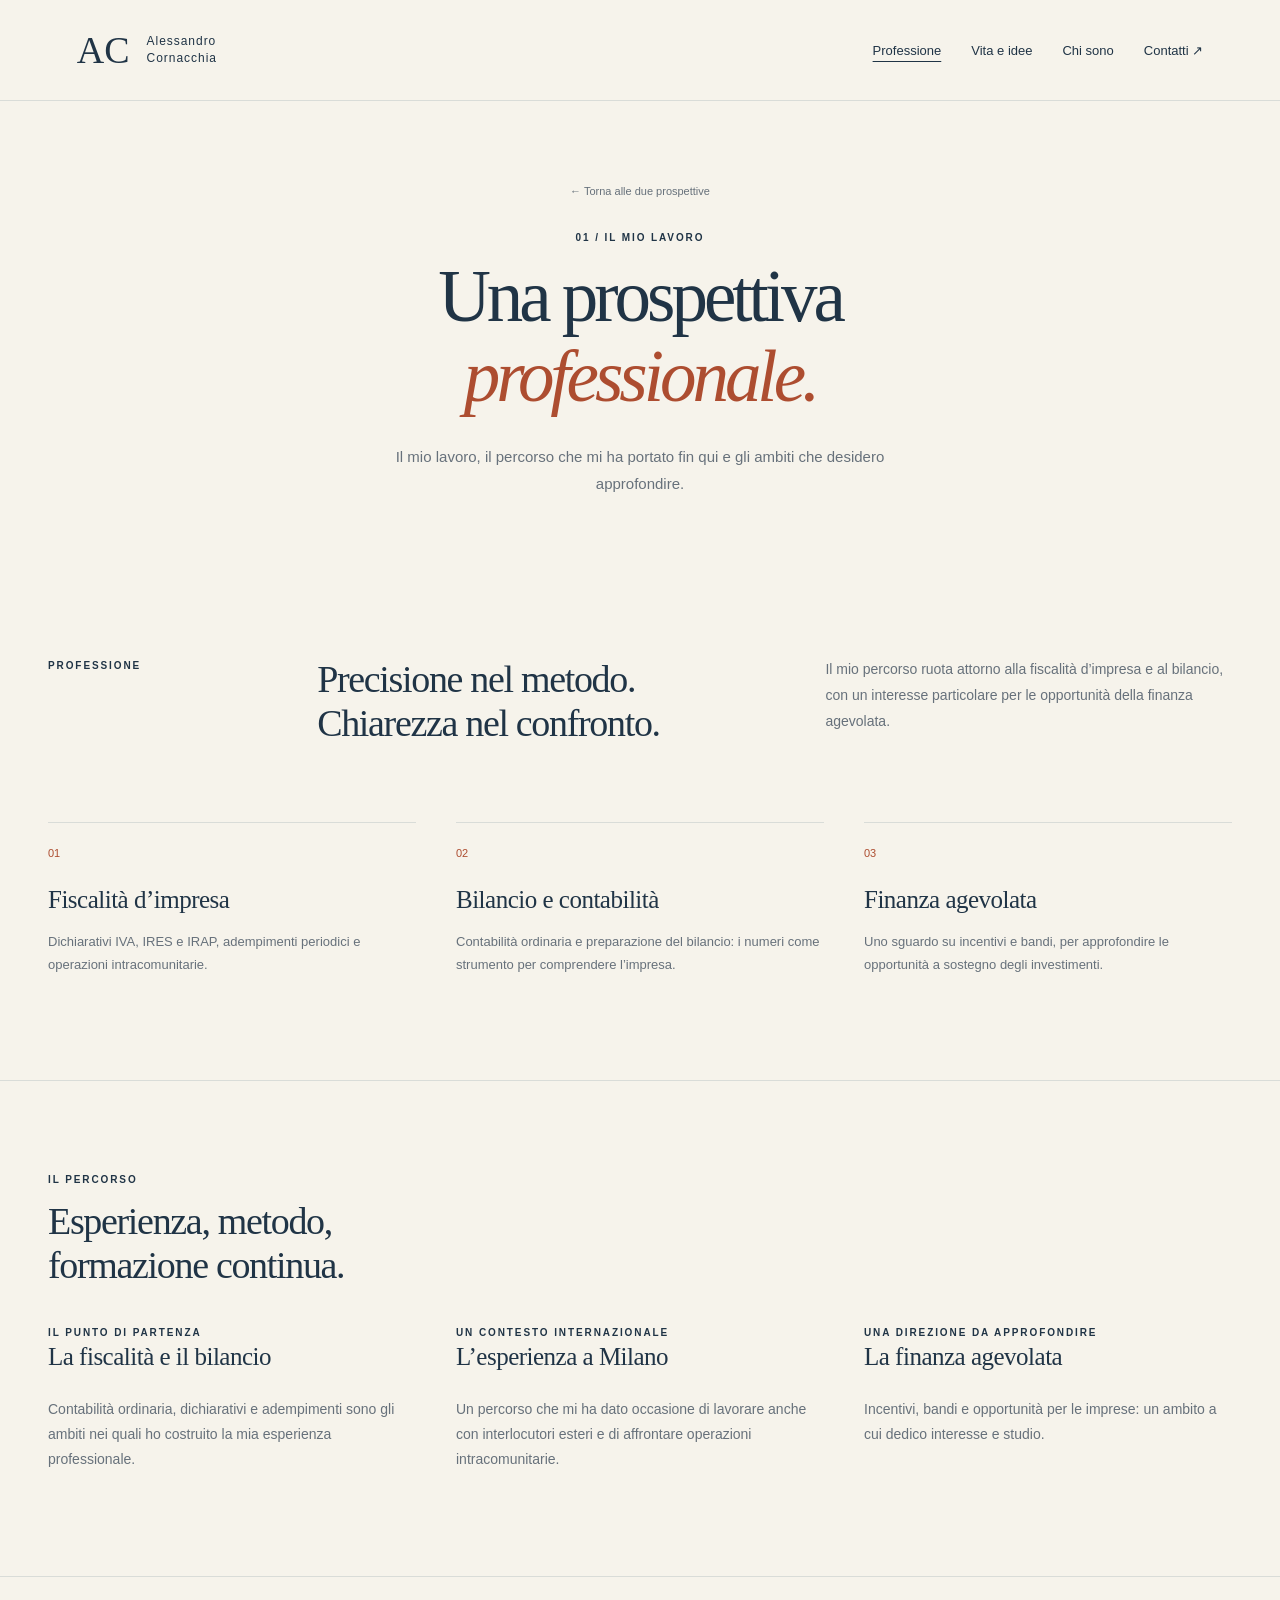
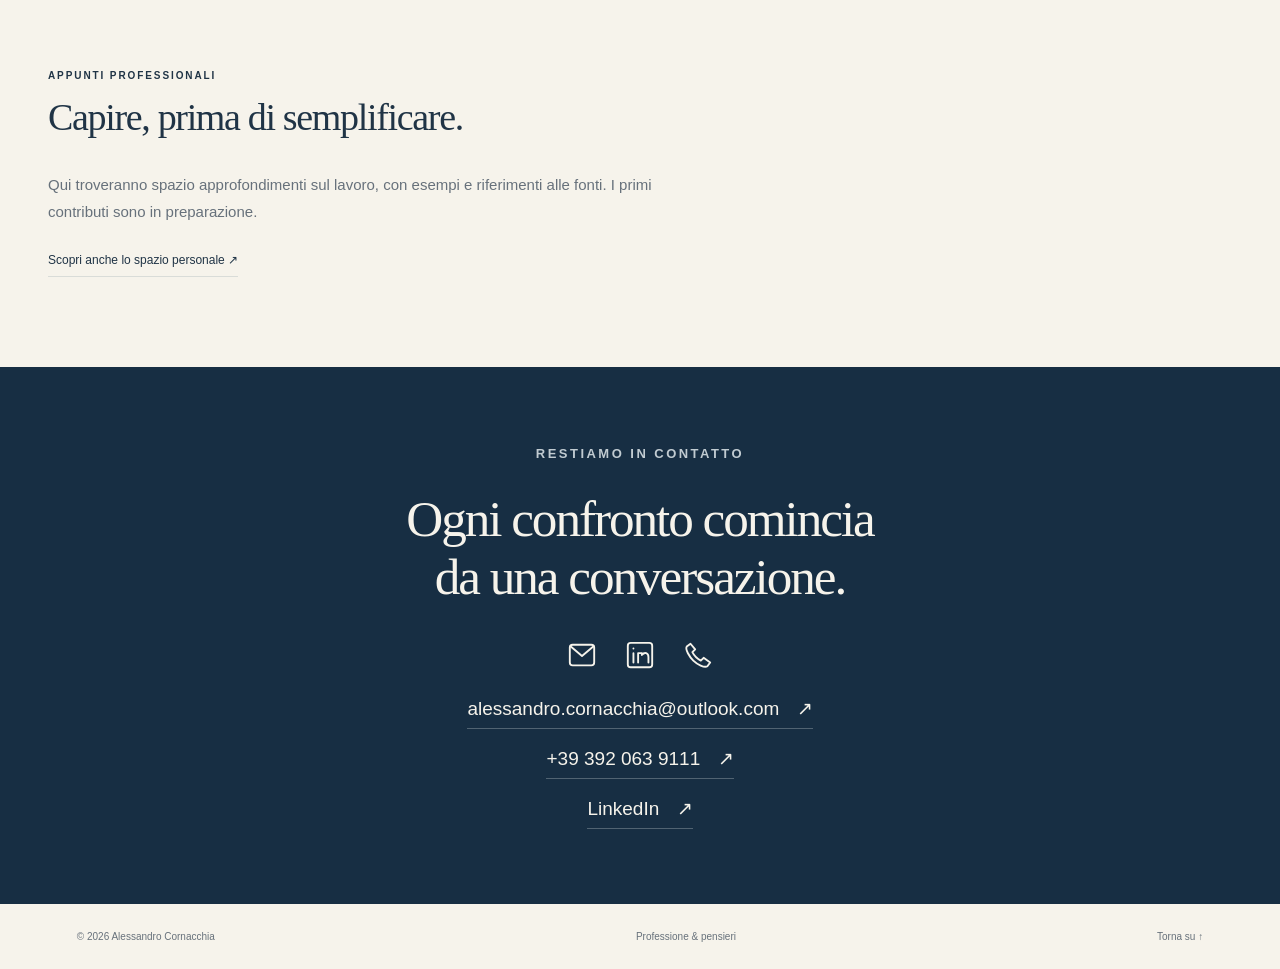
<file: professione.html>
<!doctype html>
<html lang="it"><head><meta charset="utf-8"><meta name="viewport" content="width=device-width,initial-scale=1"><meta name="description" content="Il percorso professionale di Alessandro Cornacchia: fiscalità, bilancio e finanza agevolata."><meta name="theme-color" content="#172e43"><title>Una prospettiva professionale — Alessandro Cornacchia</title><link rel="icon" href="assets/favicon.svg"><link rel="stylesheet" href="assets/style.css?v=20261018-editorial"></head>
<body><a class="skip" href="#main">Vai al contenuto</a><header><a class="brand" href="index.html">AC<span>Alessandro<br>Cornacchia</span></a><nav aria-label="Navigazione principale"><a href="professione.html" aria-current="page">Professione</a><a href="vita-e-idee.html">Vita e idee</a><a href="index.html#chi-sono">Chi sono</a><a href="#contatti">Contatti <span aria-hidden="true">↗</span></a></nav></header><main id="main"><section class="intro page-intro"><a class="back-link" href="index.html">← Torna alle due prospettive</a><p class="eyebrow">01 / Il mio lavoro</p><h1>Una prospettiva<br><em>professionale.</em></h1><p class="lead">Il mio lavoro, il percorso che mi ha portato fin qui e gli ambiti che desidero approfondire.</p></section><section id="professione" class="section"><div class="section-heading"><p class="eyebrow">Professione</p><h2>Precisione nel metodo.<br>Chiarezza nel confronto.</h2><p>Il mio percorso ruota attorno alla fiscalità d’impresa e al bilancio, con un interesse particolare per le opportunità della finanza agevolata.</p></div><div class="services"><article><span>01</span><h3>Fiscalità d’impresa</h3><p>Dichiarativi IVA, IRES e IRAP, adempimenti periodici e operazioni intracomunitarie.</p></article><article><span>02</span><h3>Bilancio e contabilità</h3><p>Contabilità ordinaria e preparazione del bilancio: i numeri come strumento per comprendere l’impresa.</p></article><article><span>03</span><h3>Finanza agevolata</h3><p>Uno sguardo su incentivi e bandi, per approfondire le opportunità a sostegno degli investimenti.</p></article></div></section><section class="section work-path"><p class="eyebrow">Il percorso</p><h2>Esperienza, metodo,<br>formazione continua.</h2><div class="path-grid"><article><span class="eyebrow">Il punto di partenza</span><h3>La fiscalità e il bilancio</h3><p>Contabilità ordinaria, dichiarativi e adempimenti sono gli ambiti nei quali ho costruito la mia esperienza professionale.</p></article><article><span class="eyebrow">Un contesto internazionale</span><h3>L’esperienza a Milano</h3><p>Un percorso che mi ha dato occasione di lavorare anche con interlocutori esteri e di affrontare operazioni intracomunitarie.</p></article><article><span class="eyebrow">Una direzione da approfondire</span><h3>La finanza agevolata</h3><p>Incentivi, bandi e opportunità per le imprese: un ambito a cui dedico interesse e studio.</p></article></div></section><section class="section journal"><p class="eyebrow">Appunti professionali</p><h2>Capire, prima di semplificare.</h2><p class="lead left">Qui troveranno spazio approfondimenti sul lavoro, con esempi e riferimenti alle fonti. I primi contributi sono in preparazione.</p><a class="text-link" href="vita-e-idee.html">Scopri anche lo spazio personale ↗</a></section><section id="contatti" class="contact"><p class="eyebrow">Restiamo in contatto</p><h2>Ogni confronto comincia<br>da una conversazione.</h2><div class="social-links" aria-label="Contatti di Alessandro Cornacchia"><a href="mailto:alessandro.cornacchia@outlook.com" aria-label="Scrivimi via email" title="Email"><svg viewBox="0 0 32 32" aria-hidden="true" focusable="false"><rect x="3" y="5" width="26" height="22" rx="3"/><path d="m4 7 12 10L28 7"/></svg></a><a href="https://www.linkedin.com/in/alessandro-cornacchia-2997b2155/" target="_blank" rel="noopener noreferrer" aria-label="Profilo LinkedIn (nuova scheda)" title="LinkedIn"><svg viewBox="0 0 32 32" aria-hidden="true" focusable="false"><rect x="3" y="3" width="26" height="26" rx="3"/><path d="M9 14v10M14 24V14h4v2c3-4 7-2 7 2v6M9 9v.1"/></svg></a><a href="tel:+393920639111" aria-label="Chiama il numero +39 392 063 9111" title="Telefono"><svg viewBox="0 0 32 32" aria-hidden="true" focusable="false"><path d="M8 4 4 7c-2 3 3 11 7 15s12 8 15 6l3-4-7-5-3 3c-4-2-7-5-9-9l3-3Z"/></svg></a></div><div class="contact-options"><a href="mailto:alessandro.cornacchia@outlook.com">alessandro.cornacchia@outlook.com <span aria-hidden="true">↗</span></a><a href="tel:+393920639111">+39 392 063 9111 <span aria-hidden="true">↗</span></a><a href="https://www.linkedin.com/in/alessandro-cornacchia-2997b2155/" target="_blank" rel="noopener noreferrer">LinkedIn <span aria-hidden="true">↗</span><span class="sr-only"> (si apre in una nuova scheda)</span></a></div></section></main><footer><span>© <span id="year">2026</span> Alessandro Cornacchia</span><span>Professione & pensieri</span><a href="#">Torna su ↑</a></footer><script src="assets/config.js"></script><script src="assets/app.js"></script></body></html>
</file>
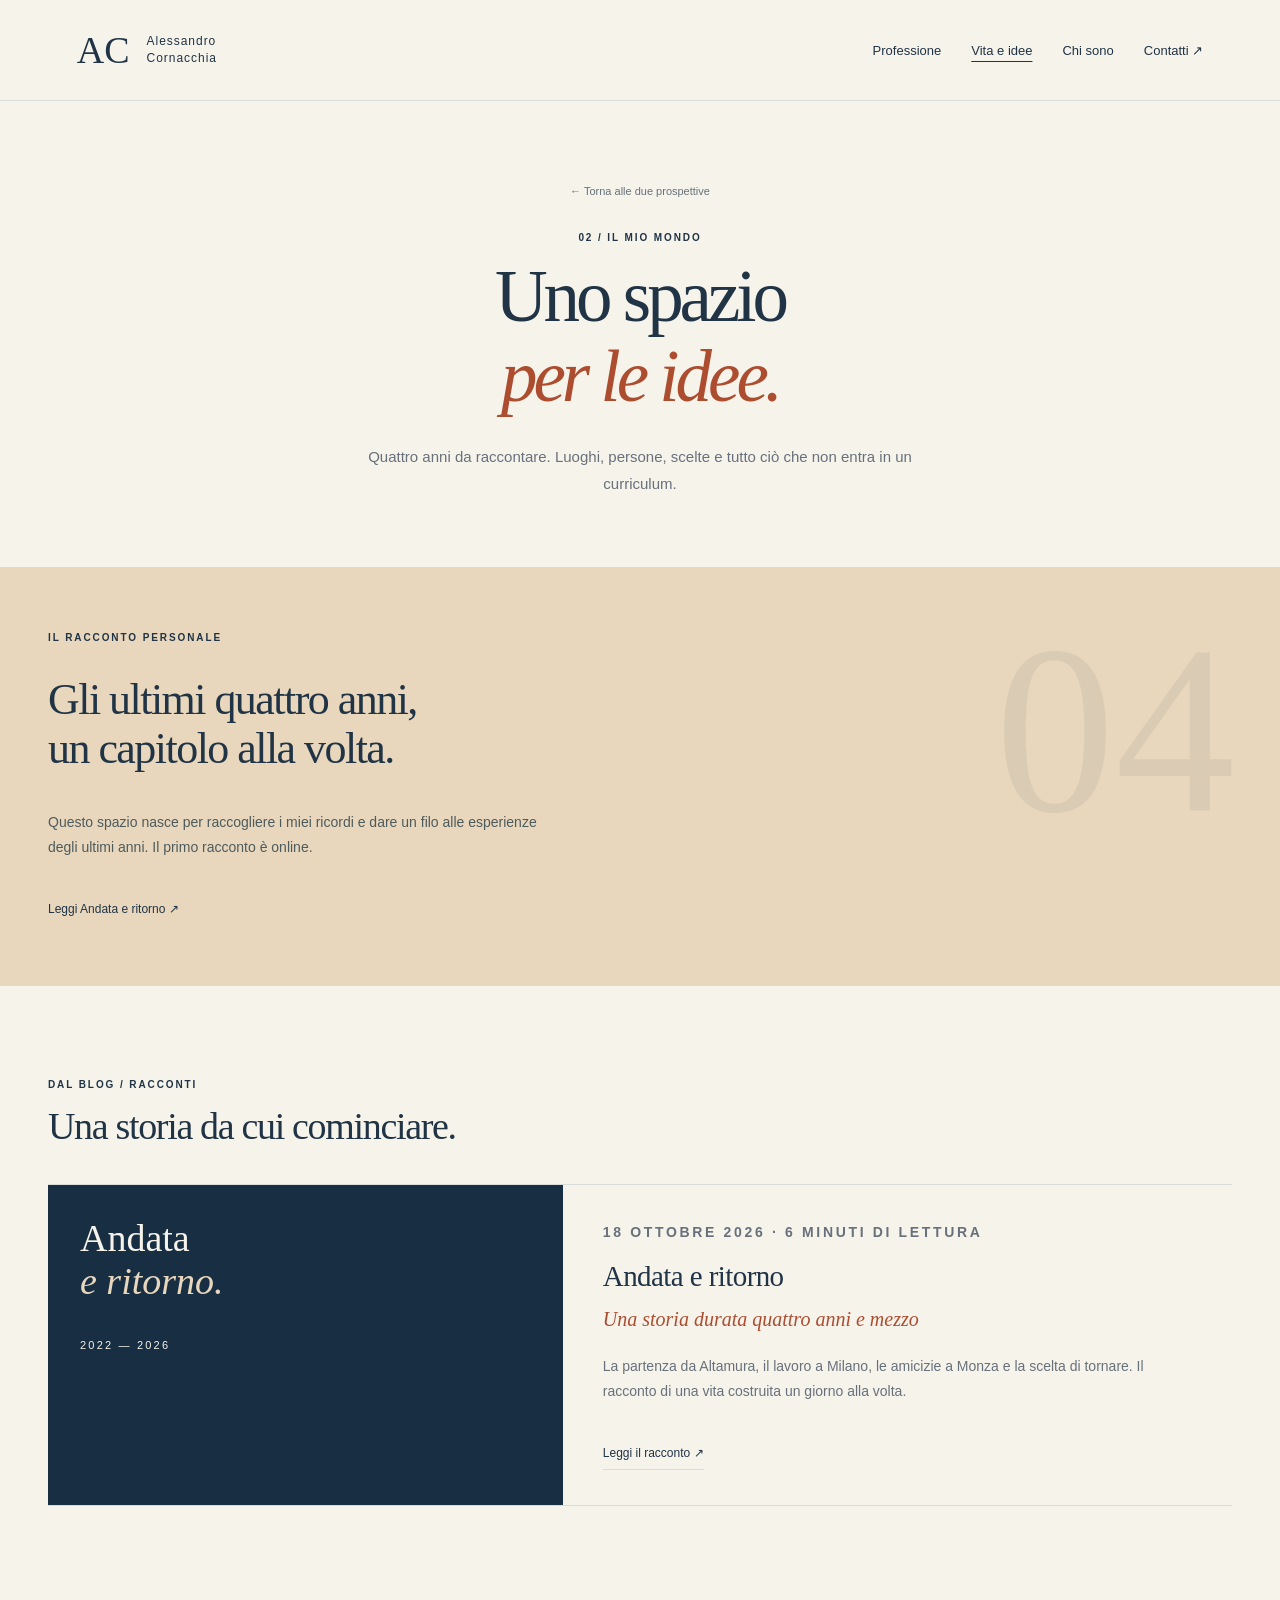
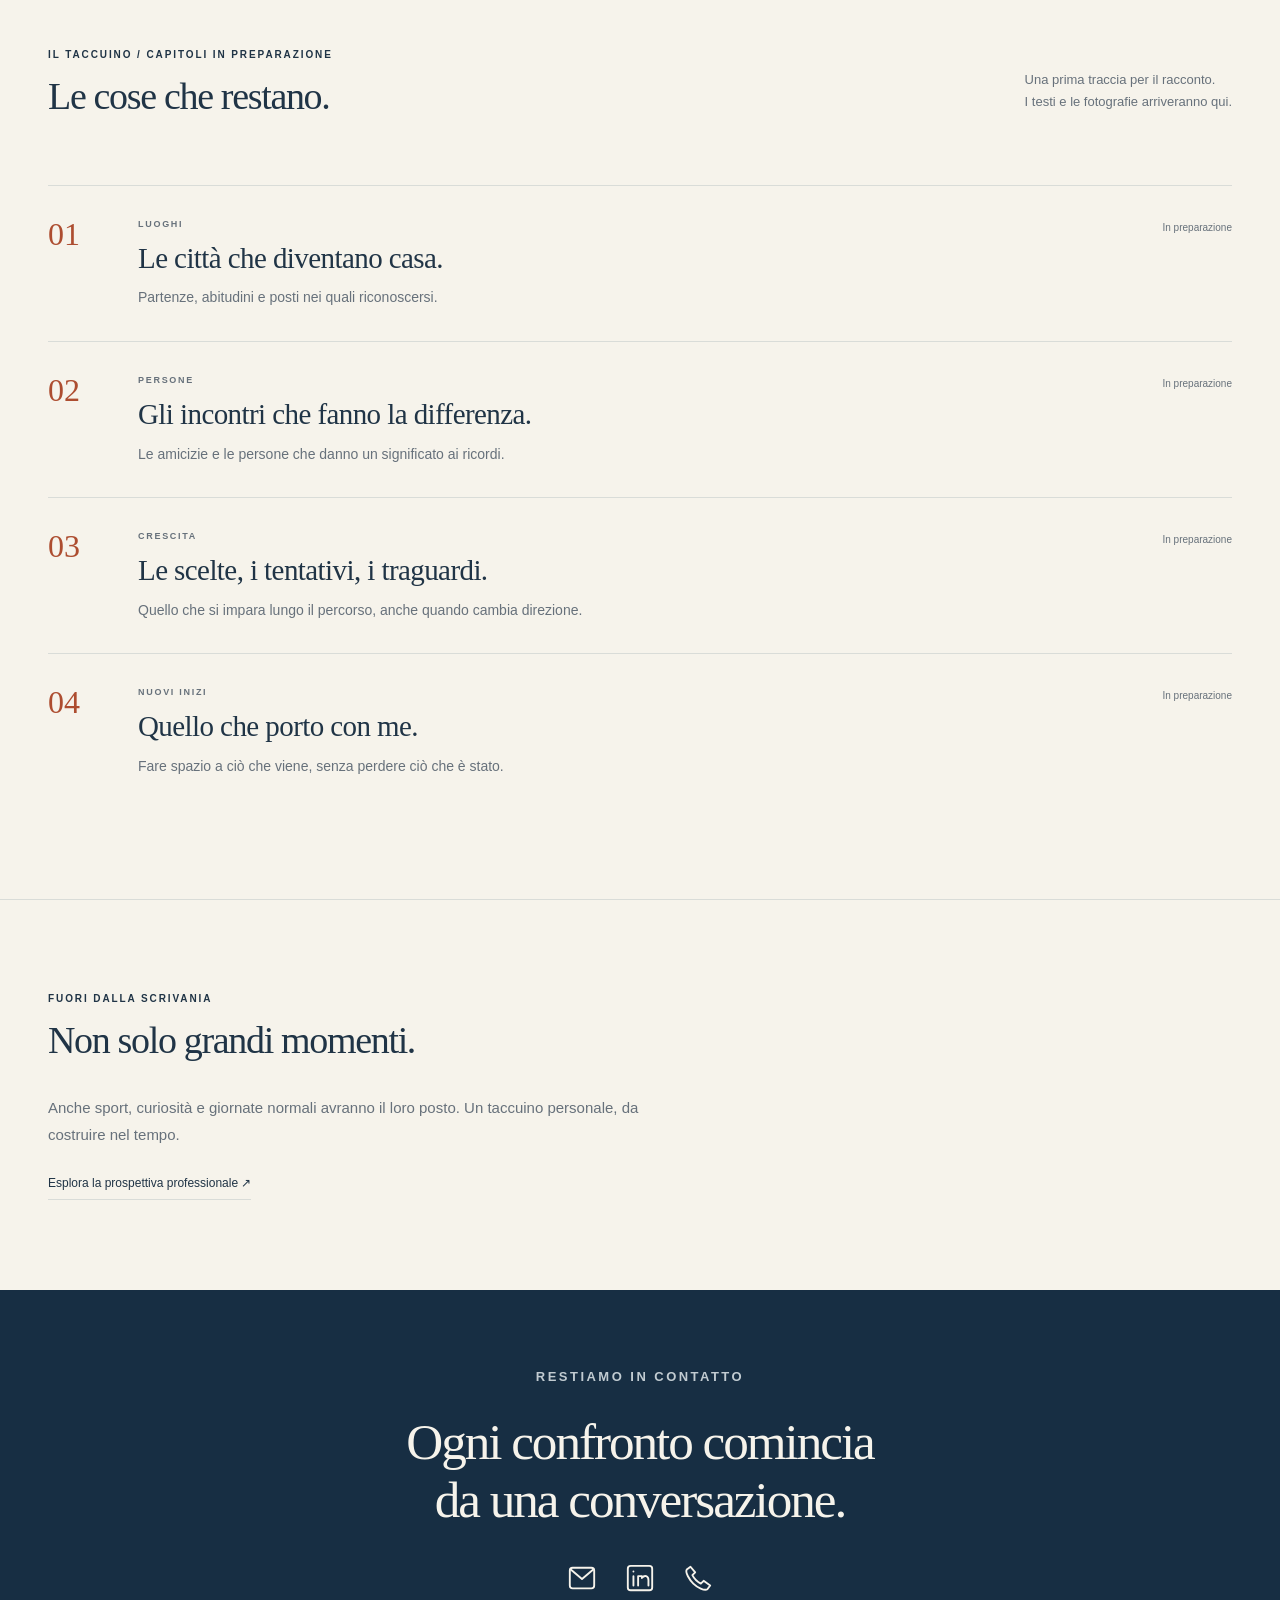
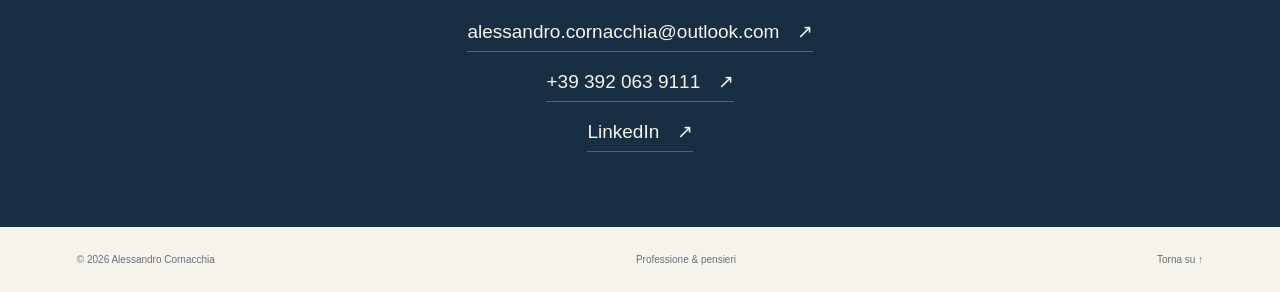
<file: vita-e-idee.html>
<!doctype html>
<html lang="it"><head><meta charset="utf-8"><meta name="viewport" content="width=device-width,initial-scale=1"><meta name="description" content="Uno spazio personale di Alessandro Cornacchia per raccontare gli ultimi quattro anni, tra luoghi, persone e nuovi inizi."><meta name="theme-color" content="#172e43"><title>Uno spazio per le idee — Alessandro Cornacchia</title><link rel="icon" href="assets/favicon.svg"><link rel="stylesheet" href="assets/style.css?v=20261018-editorial"></head>
<body><a class="skip" href="#main">Vai al contenuto</a><header><a class="brand" href="index.html">AC<span>Alessandro<br>Cornacchia</span></a><nav aria-label="Navigazione principale"><a href="professione.html">Professione</a><a href="vita-e-idee.html" aria-current="page">Vita e idee</a><a href="index.html#chi-sono">Chi sono</a><a href="#contatti">Contatti <span aria-hidden="true">↗</span></a></nav></header><main id="main"><section class="intro page-intro"><a class="back-link" href="index.html">← Torna alle due prospettive</a><p class="eyebrow">02 / Il mio mondo</p><h1>Uno spazio<br><em>per le idee.</em></h1><p class="lead">Quattro anni da raccontare. Luoghi, persone, scelte e tutto ciò che non entra in un curriculum.</p></section><section class="story-banner"><span class="eyebrow">Il racconto personale</span><h2>Gli ultimi quattro anni,<br>un capitolo alla volta.</h2><p>Questo spazio nasce per raccogliere i miei ricordi e dare un filo alle esperienze degli ultimi anni. Il primo racconto è online.</p><a href="andata-e-ritorno.html" class="text-link">Leggi Andata e ritorno ↗</a><span class="story-number" aria-hidden="true">04</span></section><section class="section published-posts" aria-labelledby="racconti-title"><p class="eyebrow">Dal blog / Racconti</p><h2 id="racconti-title">Una storia da cui cominciare.</h2><a class="featured-post" href="andata-e-ritorno.html"><div class="featured-type" aria-hidden="true">Andata<br><em>e ritorno.</em><span>2022 — 2026</span></div><div class="featured-copy"><p class="eyebrow">18 ottobre 2026 · 6 minuti di lettura</p><h3>Andata e ritorno</h3><p class="featured-subtitle">Una storia durata quattro anni e mezzo</p><p>La partenza da Altamura, il lavoro a Milano, le amicizie a Monza e la scelta di tornare. Il racconto di una vita costruita un giorno alla volta.</p><span class="text-link">Leggi il racconto ↗</span></div></a></section><section id="capitoli" class="section chapters"><div class="journal-top"><div><p class="eyebrow">Il taccuino / Capitoli in preparazione</p><h2>Le cose che restano.</h2></div><p>Una prima traccia per il racconto.<br>I testi e le fotografie arriveranno qui.</p></div><article class="chapter"><span class="chapter-no">01</span><div><p class="eyebrow">Luoghi</p><h3>Le città che diventano casa.</h3><p>Partenze, abitudini e posti nei quali riconoscersi.</p></div><span class="chapter-status">In preparazione</span></article><article class="chapter"><span class="chapter-no">02</span><div><p class="eyebrow">Persone</p><h3>Gli incontri che fanno la differenza.</h3><p>Le amicizie e le persone che danno un significato ai ricordi.</p></div><span class="chapter-status">In preparazione</span></article><article class="chapter"><span class="chapter-no">03</span><div><p class="eyebrow">Crescita</p><h3>Le scelte, i tentativi, i traguardi.</h3><p>Quello che si impara lungo il percorso, anche quando cambia direzione.</p></div><span class="chapter-status">In preparazione</span></article><article class="chapter"><span class="chapter-no">04</span><div><p class="eyebrow">Nuovi inizi</p><h3>Quello che porto con me.</h3><p>Fare spazio a ciò che viene, senza perdere ciò che è stato.</p></div><span class="chapter-status">In preparazione</span></article></section><section class="section journal"><p class="eyebrow">Fuori dalla scrivania</p><h2>Non solo grandi momenti.</h2><p class="lead left">Anche sport, curiosità e giornate normali avranno il loro posto. Un taccuino personale, da costruire nel tempo.</p><a class="text-link" href="professione.html">Esplora la prospettiva professionale ↗</a></section><section id="contatti" class="contact"><p class="eyebrow">Restiamo in contatto</p><h2>Ogni confronto comincia<br>da una conversazione.</h2><div class="social-links" aria-label="Contatti di Alessandro Cornacchia"><a href="mailto:alessandro.cornacchia@outlook.com" aria-label="Scrivimi via email" title="Email"><svg viewBox="0 0 32 32" aria-hidden="true" focusable="false"><rect x="3" y="5" width="26" height="22" rx="3"/><path d="m4 7 12 10L28 7"/></svg></a><a href="https://www.linkedin.com/in/alessandro-cornacchia-2997b2155/" target="_blank" rel="noopener noreferrer" aria-label="Profilo LinkedIn (nuova scheda)" title="LinkedIn"><svg viewBox="0 0 32 32" aria-hidden="true" focusable="false"><rect x="3" y="3" width="26" height="26" rx="3"/><path d="M9 14v10M14 24V14h4v2c3-4 7-2 7 2v6M9 9v.1"/></svg></a><a href="tel:+393920639111" aria-label="Chiama il numero +39 392 063 9111" title="Telefono"><svg viewBox="0 0 32 32" aria-hidden="true" focusable="false"><path d="M8 4 4 7c-2 3 3 11 7 15s12 8 15 6l3-4-7-5-3 3c-4-2-7-5-9-9l3-3Z"/></svg></a></div><div class="contact-options"><a href="mailto:alessandro.cornacchia@outlook.com">alessandro.cornacchia@outlook.com <span aria-hidden="true">↗</span></a><a href="tel:+393920639111">+39 392 063 9111 <span aria-hidden="true">↗</span></a><a href="https://www.linkedin.com/in/alessandro-cornacchia-2997b2155/" target="_blank" rel="noopener noreferrer">LinkedIn <span aria-hidden="true">↗</span><span class="sr-only"> (si apre in una nuova scheda)</span></a></div></section></main><footer><span>© <span id="year">2026</span> Alessandro Cornacchia</span><span>Professione & pensieri</span><a href="#">Torna su ↑</a></footer><script src="assets/config.js"></script><script src="assets/app.js"></script></body></html>
</file>
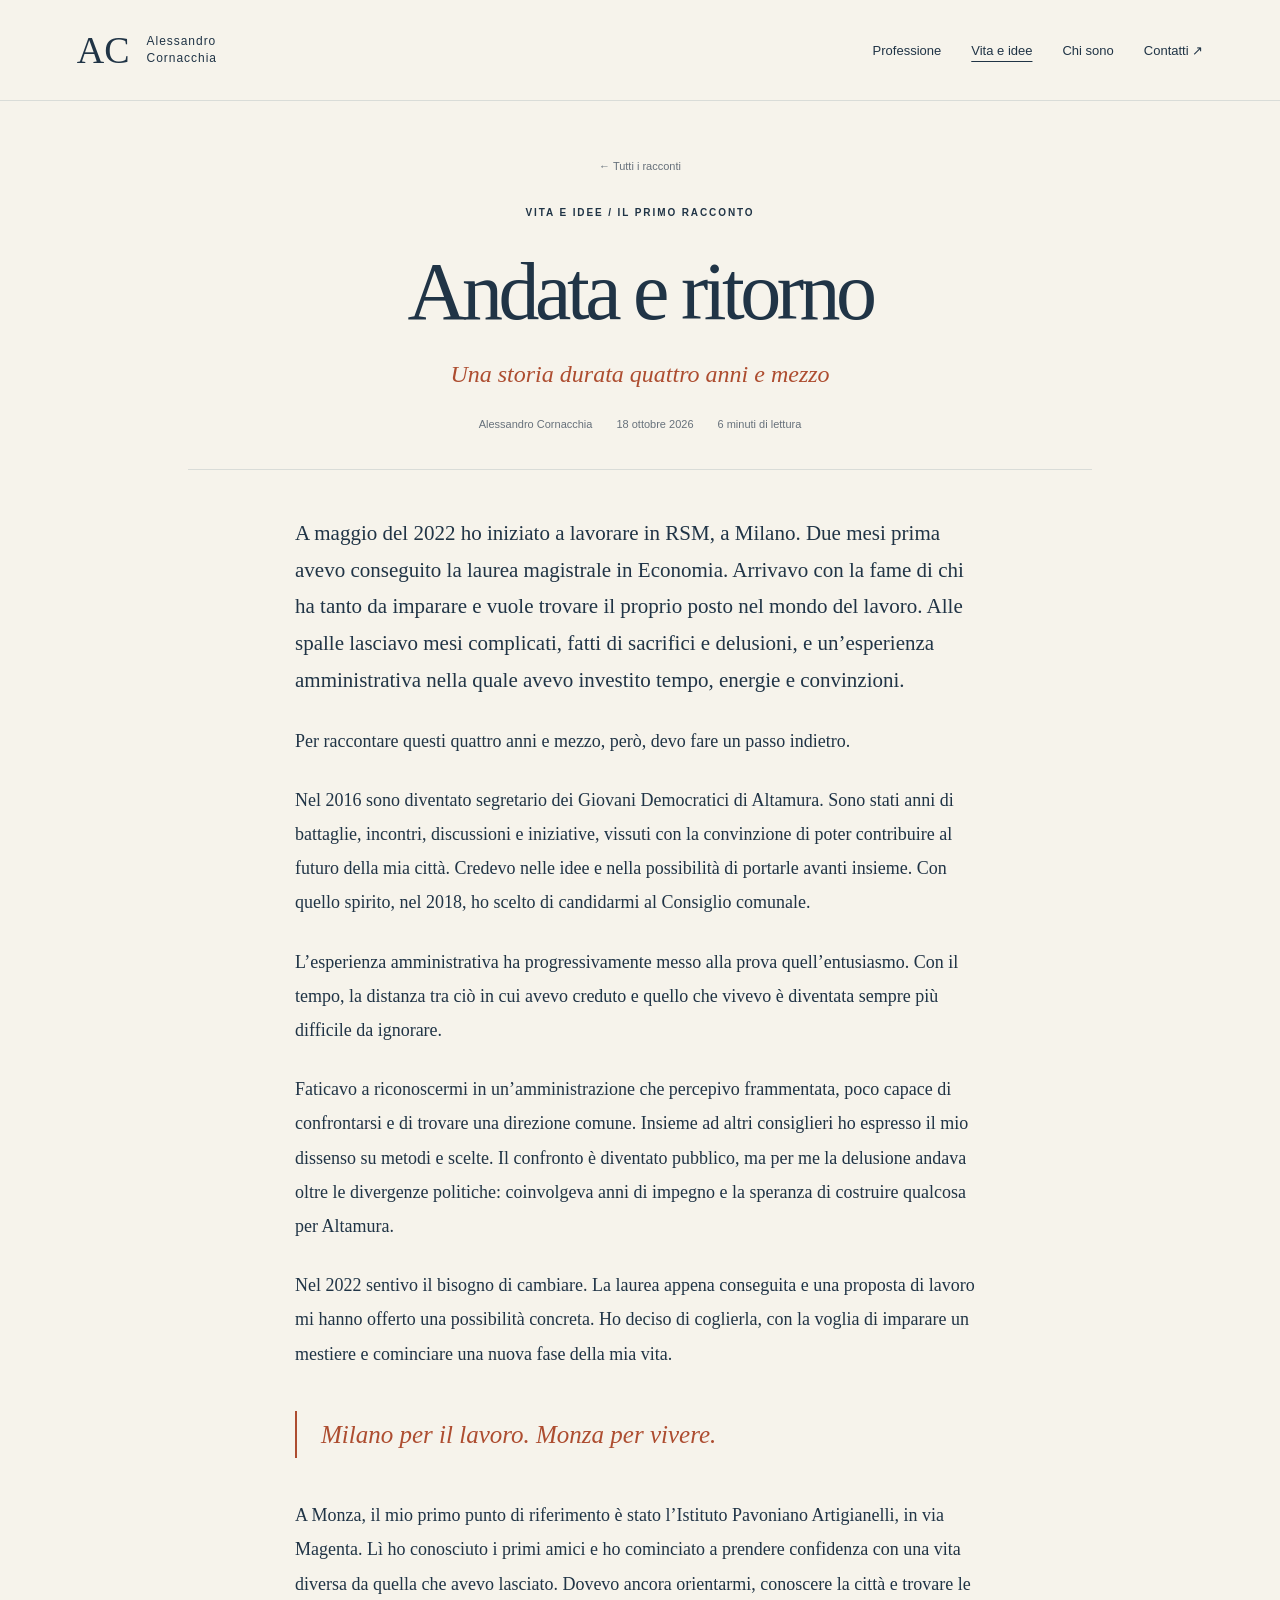
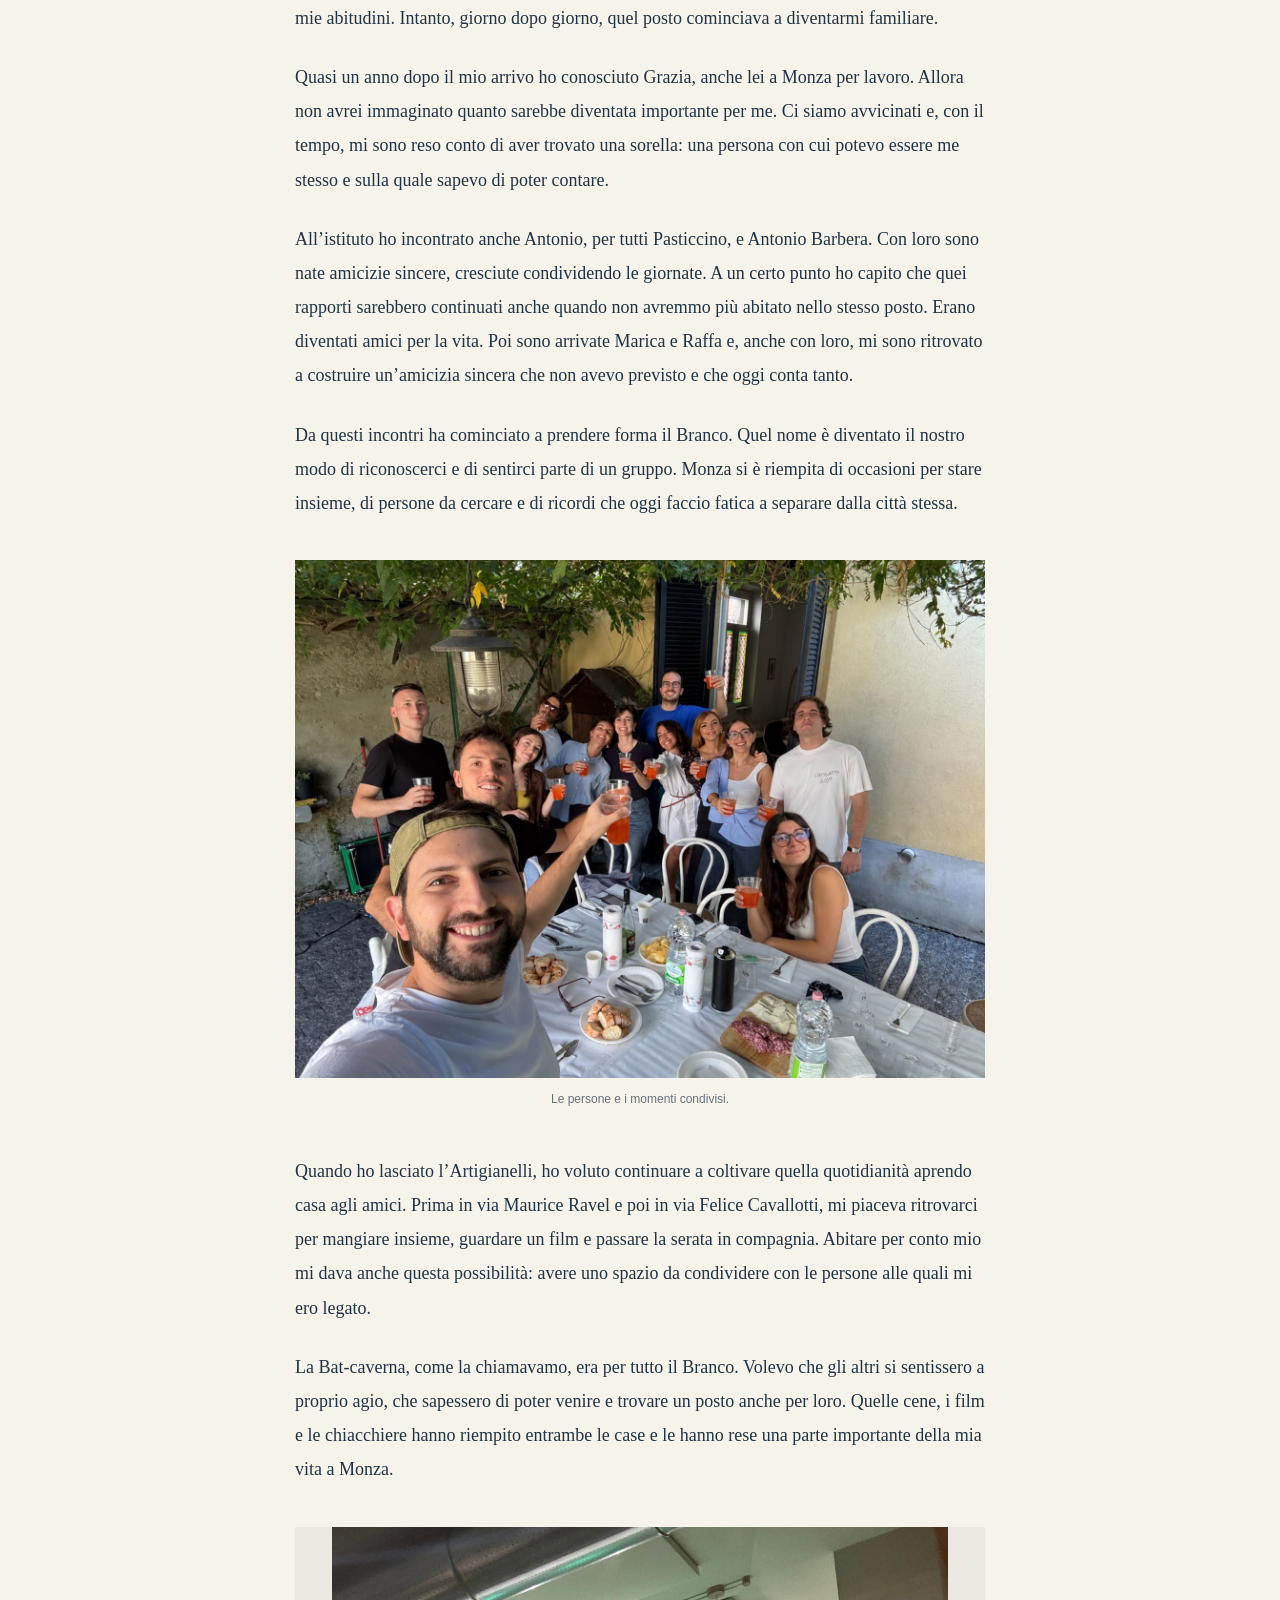
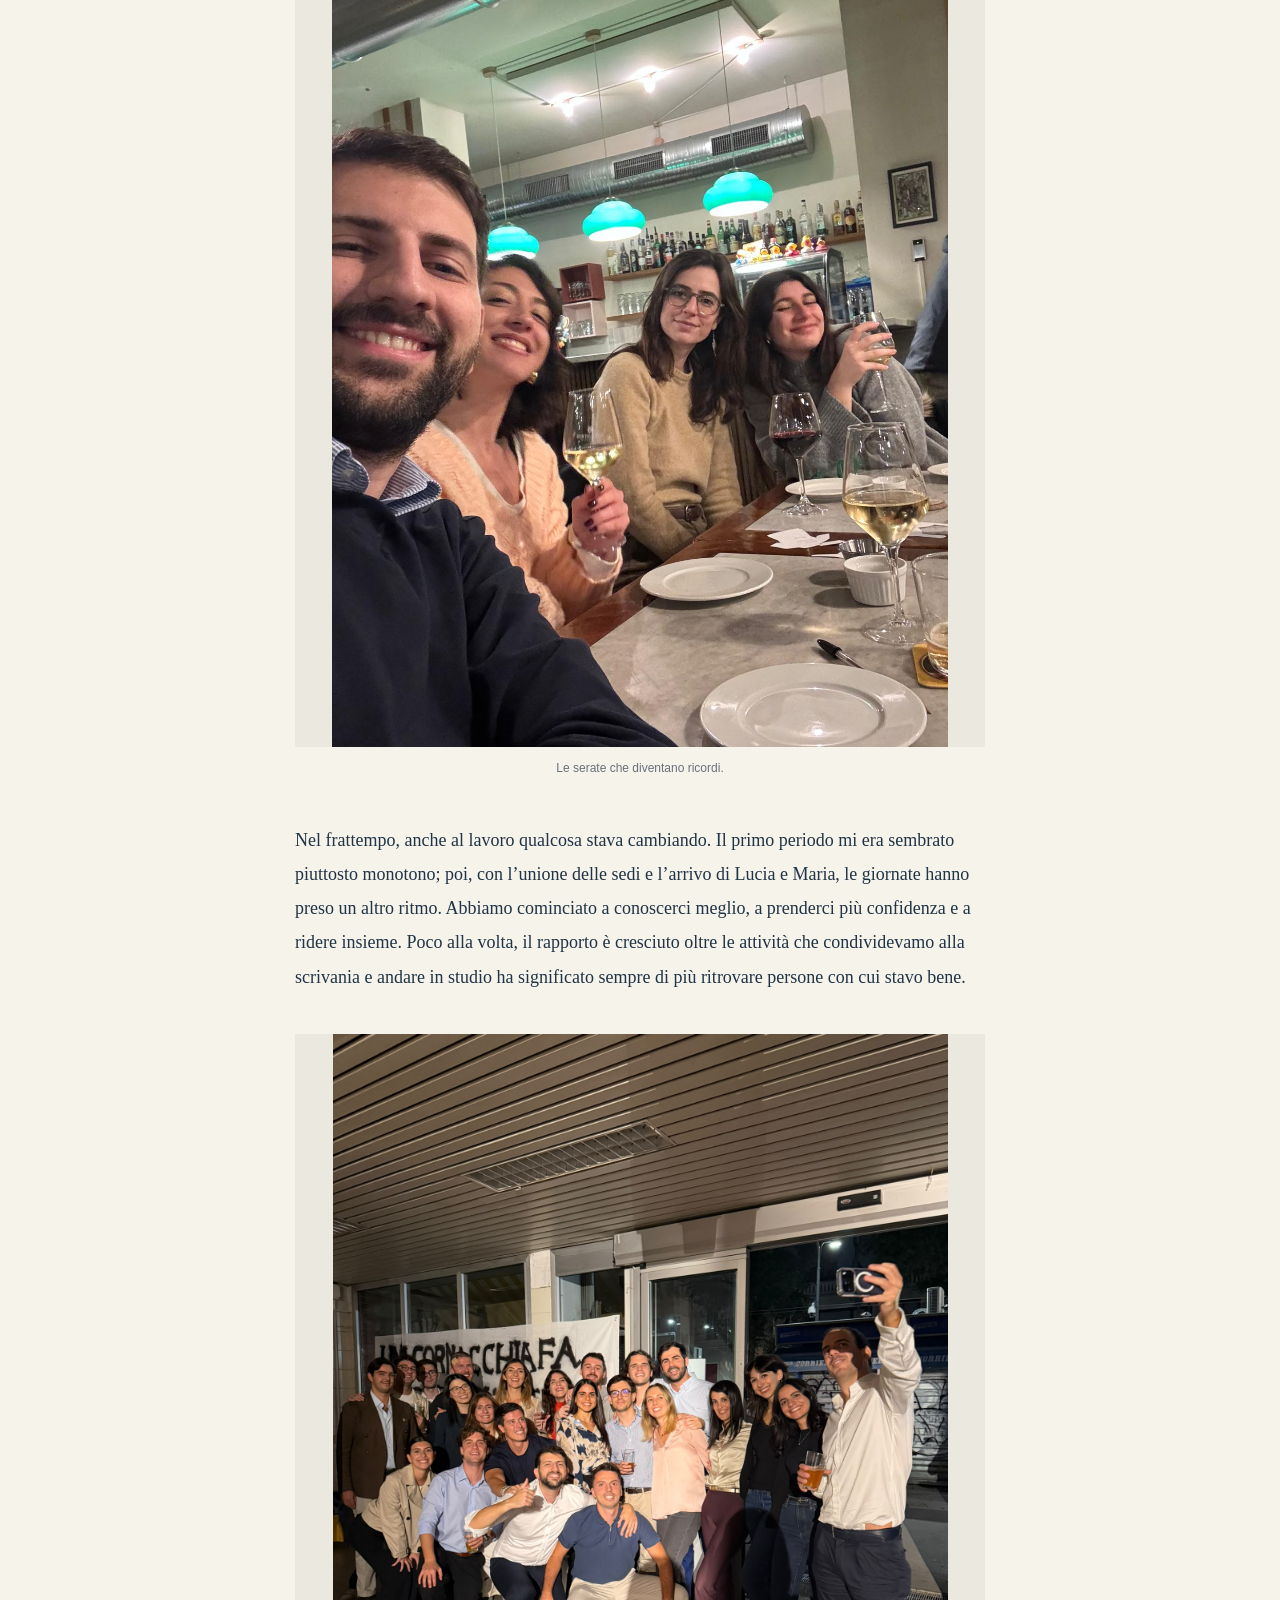
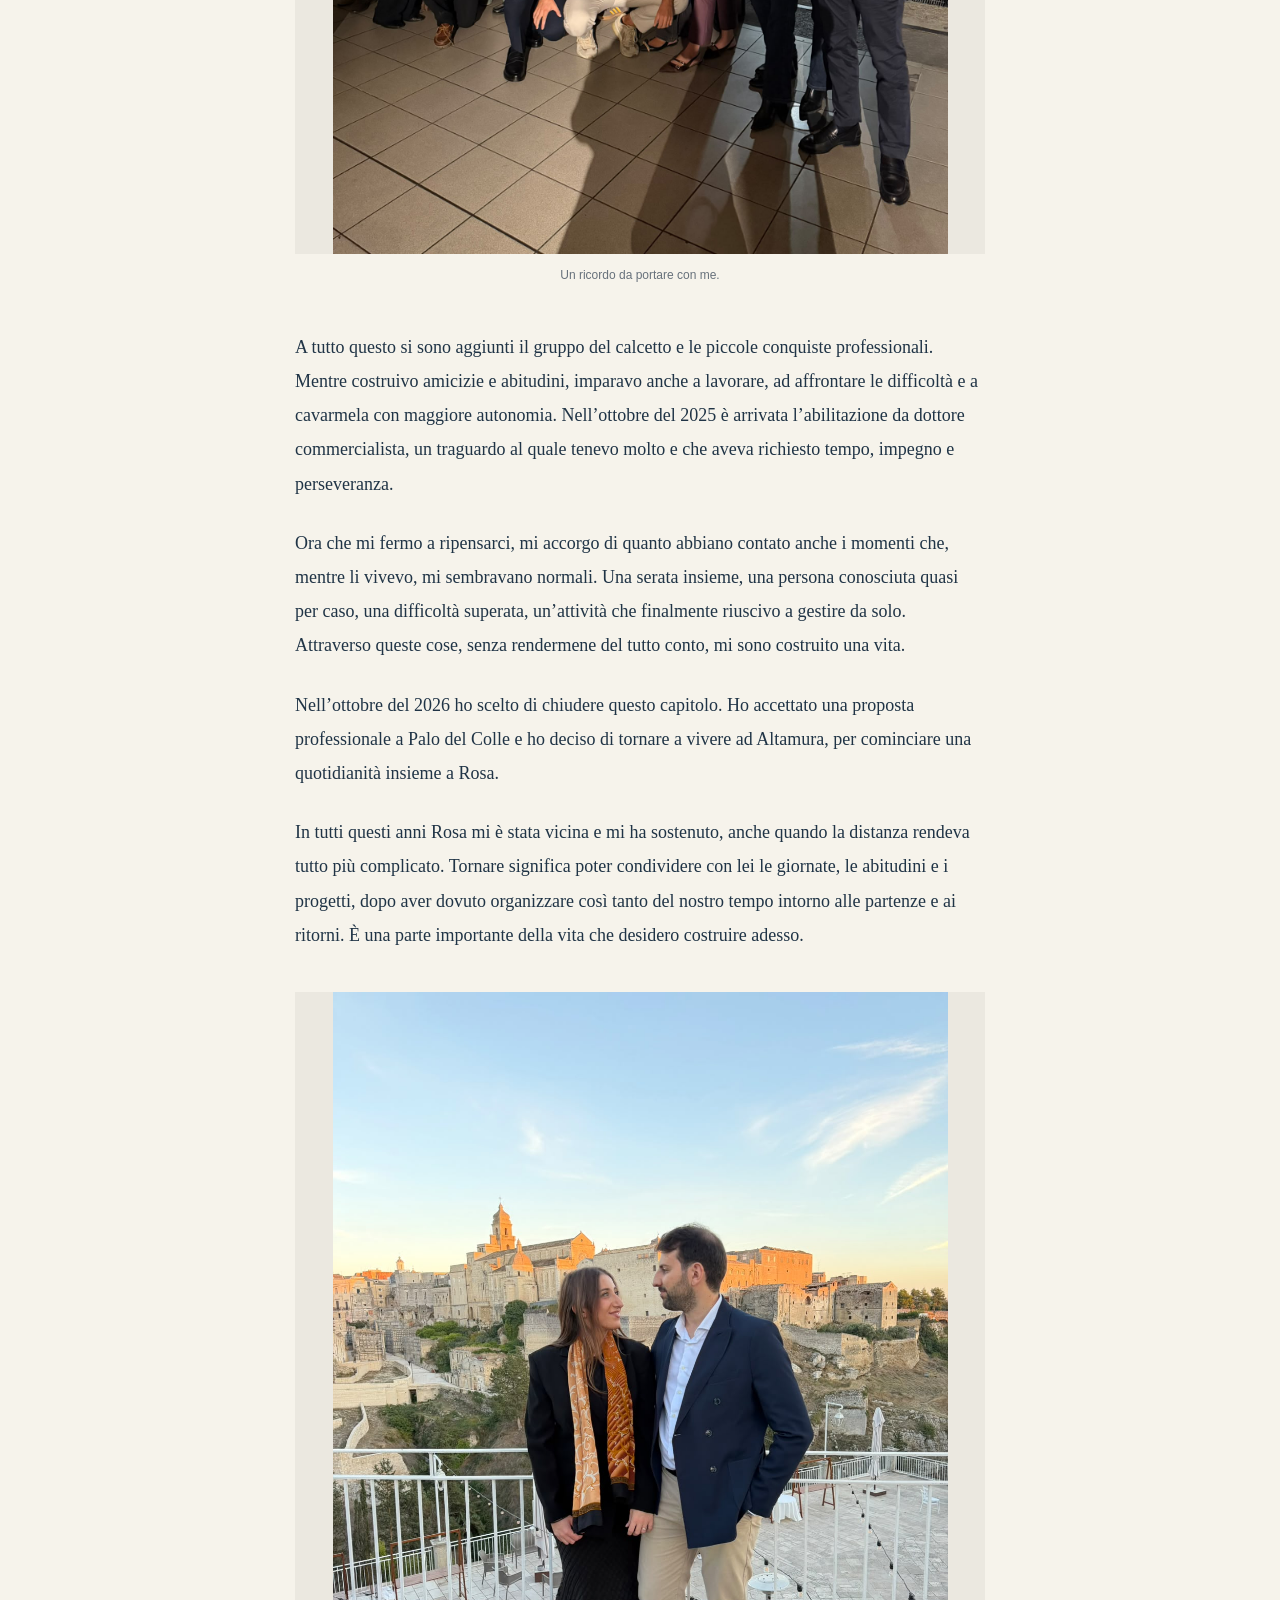
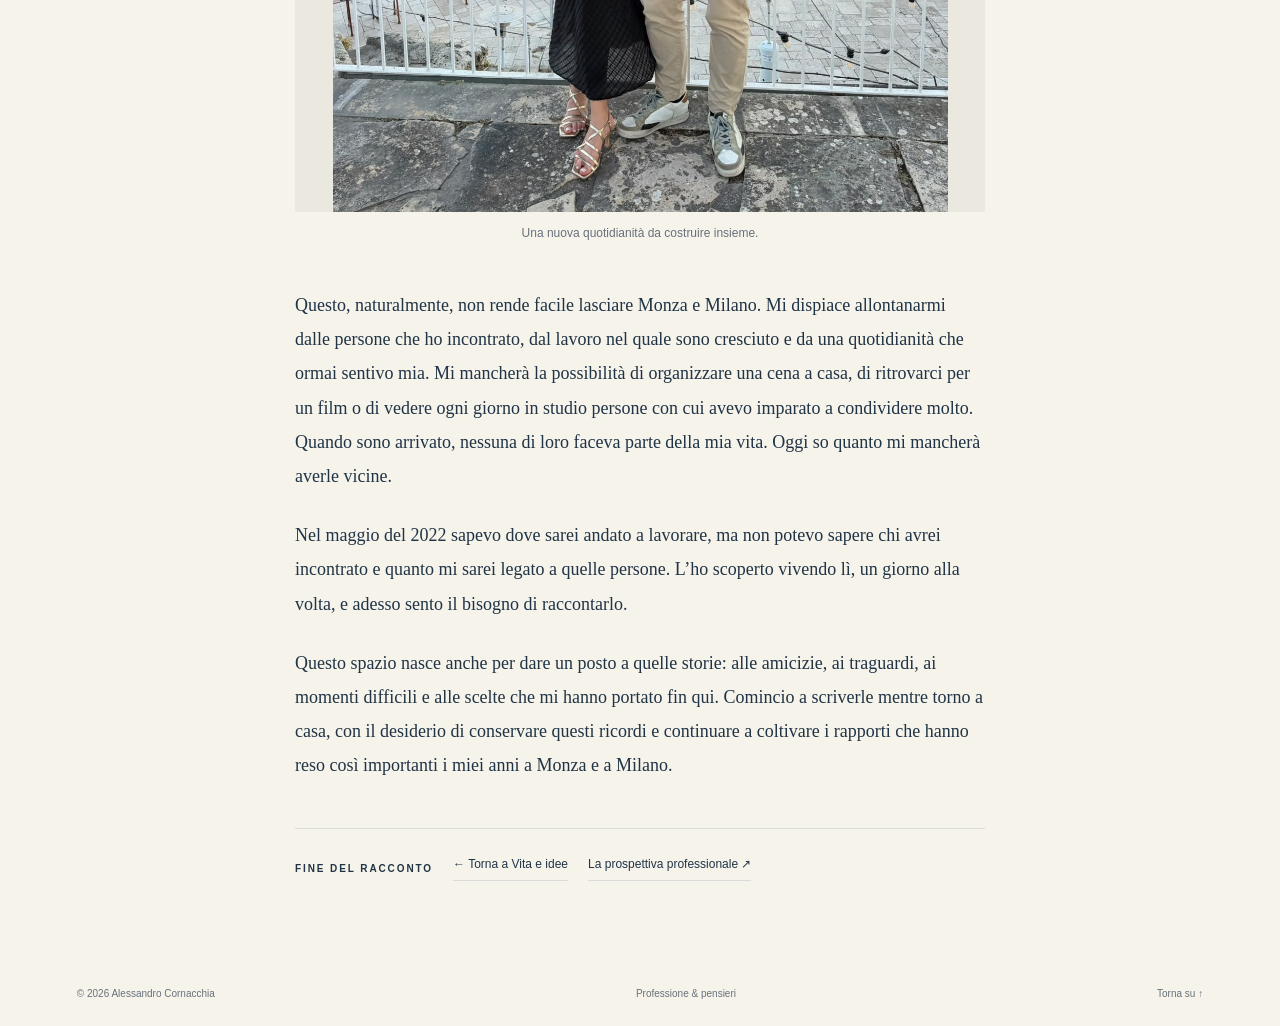
<file: .github/andata-e-ritorno.html>
<!doctype html>
<html lang="it"><head><meta charset="utf-8"><meta name="viewport" content="width=device-width,initial-scale=1"><meta name="description" content="Una storia durata quattro anni e mezzo: da Altamura a Milano e Monza, tra lavoro, amicizie e la scelta di tornare."><meta name="theme-color" content="#172e43"><title>Andata e ritorno — Alessandro Cornacchia</title><link rel="icon" href="assets/favicon.svg"><link rel="stylesheet" href="assets/style.css"></head>
<body><a class="skip" href="#main">Vai al contenuto</a><header><a class="brand" href="index.html">AC<span>Alessandro<br>Cornacchia</span></a><nav aria-label="Navigazione principale"><a href="professione.html">Professione</a><a href="vita-e-idee.html" aria-current="page">Vita e idee</a><a href="index.html#chi-sono">Chi sono</a><a href="#contatti">Contatti <span aria-hidden="true">↗</span></a></nav></header><main id="main"><article class="blog-article"><header class="article-heading"><a class="back-link" href="vita-e-idee.html">← Tutti i racconti</a><p class="eyebrow">Vita e idee / Il primo racconto</p><h1>Andata e ritorno</h1><p class="article-subtitle">Una storia durata quattro anni e mezzo</p><div class="article-meta"><span>Alessandro Cornacchia</span><time datetime="2026-10-18">18 ottobre 2026</time><span>6 minuti di lettura</span></div></header><div class="article-body"><p>A maggio del 2022 ho iniziato a lavorare in RSM, a Milano. Due mesi prima avevo conseguito la laurea magistrale in Economia. Arrivavo con la fame di chi ha tanto da imparare e vuole trovare il proprio posto nel mondo del lavoro. Alle spalle lasciavo mesi complicati, fatti di sacrifici e delusioni, e un’esperienza amministrativa nella quale avevo investito tempo, energie e convinzioni.</p><p>Per raccontare questi quattro anni e mezzo, però, devo fare un passo indietro.</p><p>Nel 2016 sono diventato segretario dei Giovani Democratici di Altamura. Sono stati anni di battaglie, incontri, discussioni e iniziative, vissuti con la convinzione di poter contribuire al futuro della mia città. Credevo nelle idee e nella possibilità di portarle avanti insieme. Con quello spirito, nel 2018, ho scelto di candidarmi al Consiglio comunale.</p><p>L’esperienza amministrativa ha progressivamente messo alla prova quell’entusiasmo. Con il tempo, la distanza tra ciò in cui avevo creduto e quello che vivevo è diventata sempre più difficile da ignorare.</p><p>Faticavo a riconoscermi in un’amministrazione che percepivo frammentata, poco capace di confrontarsi e di trovare una direzione comune. Insieme ad altri consiglieri ho espresso il mio dissenso su metodi e scelte. Il confronto è diventato pubblico, ma per me la delusione andava oltre le divergenze politiche: coinvolgeva anni di impegno e la speranza di costruire qualcosa per Altamura.</p><p>Nel 2022 sentivo il bisogno di cambiare. La laurea appena conseguita e una proposta di lavoro mi hanno offerto una possibilità concreta. Ho deciso di coglierla, con la voglia di imparare un mestiere e cominciare una nuova fase della mia vita.</p><p class="article-pause">Milano per il lavoro. Monza per vivere.</p><p>A Monza, il mio primo punto di riferimento è stato l’Istituto Pavoniano Artigianelli, in via Magenta. Lì ho conosciuto i primi amici e ho cominciato a prendere confidenza con una vita diversa da quella che avevo lasciato. Dovevo ancora orientarmi, conoscere la città e trovare le mie abitudini. Intanto, giorno dopo giorno, quel posto cominciava a diventarmi familiare.</p><p>Quasi un anno dopo il mio arrivo ho conosciuto Grazia, anche lei a Monza per lavoro. Allora non avrei immaginato quanto sarebbe diventata importante per me. Ci siamo avvicinati e, con il tempo, mi sono reso conto di aver trovato una sorella: una persona con cui potevo essere me stesso e sulla quale sapevo di poter contare.</p><p>All’istituto ho incontrato anche Antonio, per tutti Pasticcino, e Antonio Barbera. Con loro sono nate amicizie sincere, cresciute condividendo le giornate. A un certo punto ho capito che quei rapporti sarebbero continuati anche quando non avremmo più abitato nello stesso posto. Erano diventati amici per la vita. Poi sono arrivate Marica e Raffa e, anche con loro, mi sono ritrovato a costruire un’amicizia sincera che non avevo previsto e che oggi conta tanto.</p><p>Da questi incontri ha cominciato a prendere forma il Branco. Quel nome è diventato il nostro modo di riconoscerci e di sentirci parte di un gruppo. Monza si è riempita di occasioni per stare insieme, di persone da cercare e di ricordi che oggi faccio fatica a separare dalla città stessa.</p><figure class="story-photo"><a href="assets/andata-e-ritorno/amici-a-tavola.jpg" target="_blank" rel="noopener noreferrer" aria-label="Apri la fotografia completa in una nuova scheda"><img src="assets/andata-e-ritorno/amici-a-tavola.jpg" width="1448" height="1086" loading="lazy" decoding="async" alt="Un brindisi tra amici intorno a una tavola all’aperto."></a><figcaption>Le persone e i momenti condivisi.</figcaption></figure><p>Quando ho lasciato l’Artigianelli, ho voluto continuare a coltivare quella quotidianità aprendo casa agli amici. Prima in via Maurice Ravel e poi in via Felice Cavallotti, mi piaceva ritrovarci per mangiare insieme, guardare un film e passare la serata in compagnia. Abitare per conto mio mi dava anche questa possibilità: avere uno spazio da condividere con le persone alle quali mi ero legato.</p><p>La Bat-caverna, come la chiamavamo, era per tutto il Branco. Volevo che gli altri si sentissero a proprio agio, che sapessero di poter venire e trovare un posto anche per loro. Quelle cene, i film e le chiacchiere hanno riempito entrambe le case e le hanno rese una parte importante della mia vita a Monza.</p><figure class="story-photo"><a href="assets/andata-e-ritorno/una-serata-insieme.jpg" target="_blank" rel="noopener noreferrer" aria-label="Apri la fotografia completa in una nuova scheda"><img src="assets/andata-e-ritorno/una-serata-insieme.jpg" width="1200" height="1599" loading="lazy" decoding="async" alt="Un selfie in compagnia durante una serata al ristorante."></a><figcaption>Le serate che diventano ricordi.</figcaption></figure><p>Nel frattempo, anche al lavoro qualcosa stava cambiando. Il primo periodo mi era sembrato piuttosto monotono; poi, con l’unione delle sedi e l’arrivo di Lucia e Maria, le giornate hanno preso un altro ritmo. Abbiamo cominciato a conoscerci meglio, a prenderci più confidenza e a ridere insieme. Poco alla volta, il rapporto è cresciuto oltre le attività che condividevamo alla scrivania e andare in studio ha significato sempre di più ritrovare persone con cui stavo bene.</p><figure class="story-photo"><a href="assets/andata-e-ritorno/foto-di-gruppo.jpg" target="_blank" rel="noopener noreferrer" aria-label="Apri la fotografia completa in una nuova scheda"><img src="assets/andata-e-ritorno/foto-di-gruppo.jpg" width="1536" height="2048" loading="lazy" decoding="async" alt="Una foto di gruppo durante una festa."></a><figcaption>Un ricordo da portare con me.</figcaption></figure><p>A tutto questo si sono aggiunti il gruppo del calcetto e le piccole conquiste professionali. Mentre costruivo amicizie e abitudini, imparavo anche a lavorare, ad affrontare le difficoltà e a cavarmela con maggiore autonomia. Nell’ottobre del 2025 è arrivata l’abilitazione da dottore commercialista, un traguardo al quale tenevo molto e che aveva richiesto tempo, impegno e perseveranza.</p><p>Ora che mi fermo a ripensarci, mi accorgo di quanto abbiano contato anche i momenti che, mentre li vivevo, mi sembravano normali. Una serata insieme, una persona conosciuta quasi per caso, una difficoltà superata, un’attività che finalmente riuscivo a gestire da solo. Attraverso queste cose, senza rendermene del tutto conto, mi sono costruito una vita.</p><p>Nell’ottobre del 2026 ho scelto di chiudere questo capitolo. Ho accettato una proposta professionale a Palo del Colle e ho deciso di tornare a vivere ad Altamura, per cominciare una quotidianità insieme a Rosa.</p><p>In tutti questi anni Rosa mi è stata vicina e mi ha sostenuto, anche quando la distanza rendeva tutto più complicato. Tornare significa poter condividere con lei le giornate, le abitudini e i progetti, dopo aver dovuto organizzare così tanto del nostro tempo intorno alle partenze e ai ritorni. È una parte importante della vita che desidero costruire adesso.</p><figure class="story-photo"><a href="assets/andata-e-ritorno/insieme.jpg" target="_blank" rel="noopener noreferrer" aria-label="Apri la fotografia completa in una nuova scheda"><img src="assets/andata-e-ritorno/insieme.jpg" width="1200" height="1600" loading="lazy" decoding="async" alt="Una coppia su una terrazza, con il paesaggio alle spalle."></a><figcaption>Una nuova quotidianità da costruire insieme.</figcaption></figure><p>Questo, naturalmente, non rende facile lasciare Monza e Milano. Mi dispiace allontanarmi dalle persone che ho incontrato, dal lavoro nel quale sono cresciuto e da una quotidianità che ormai sentivo mia. Mi mancherà la possibilità di organizzare una cena a casa, di ritrovarci per un film o di vedere ogni giorno in studio persone con cui avevo imparato a condividere molto. Quando sono arrivato, nessuna di loro faceva parte della mia vita. Oggi so quanto mi mancherà averle vicine.</p><p>Nel maggio del 2022 sapevo dove sarei andato a lavorare, ma non potevo sapere chi avrei incontrato e quanto mi sarei legato a quelle persone. L’ho scoperto vivendo lì, un giorno alla volta, e adesso sento il bisogno di raccontarlo.</p><p>Questo spazio nasce anche per dare un posto a quelle storie: alle amicizie, ai traguardi, ai momenti difficili e alle scelte che mi hanno portato fin qui. Comincio a scriverle mentre torno a casa, con il desiderio di conservare questi ricordi e continuare a coltivare i rapporti che hanno reso così importanti i miei anni a Monza e a Milano.</p></div><div class="article-end"><span class="eyebrow">Fine del racconto</span><a class="text-link" href="vita-e-idee.html">← Torna a Vita e idee</a><a class="text-link" href="professione.html">La prospettiva professionale ↗</a></div></article></main><footer><span>© <span id="year">2026</span> Alessandro Cornacchia</span><span>Professione & pensieri</span><a href="#">Torna su ↑</a></footer><script src="assets/config.js"></script><script src="assets/app.js"></script></body></html>
</file>
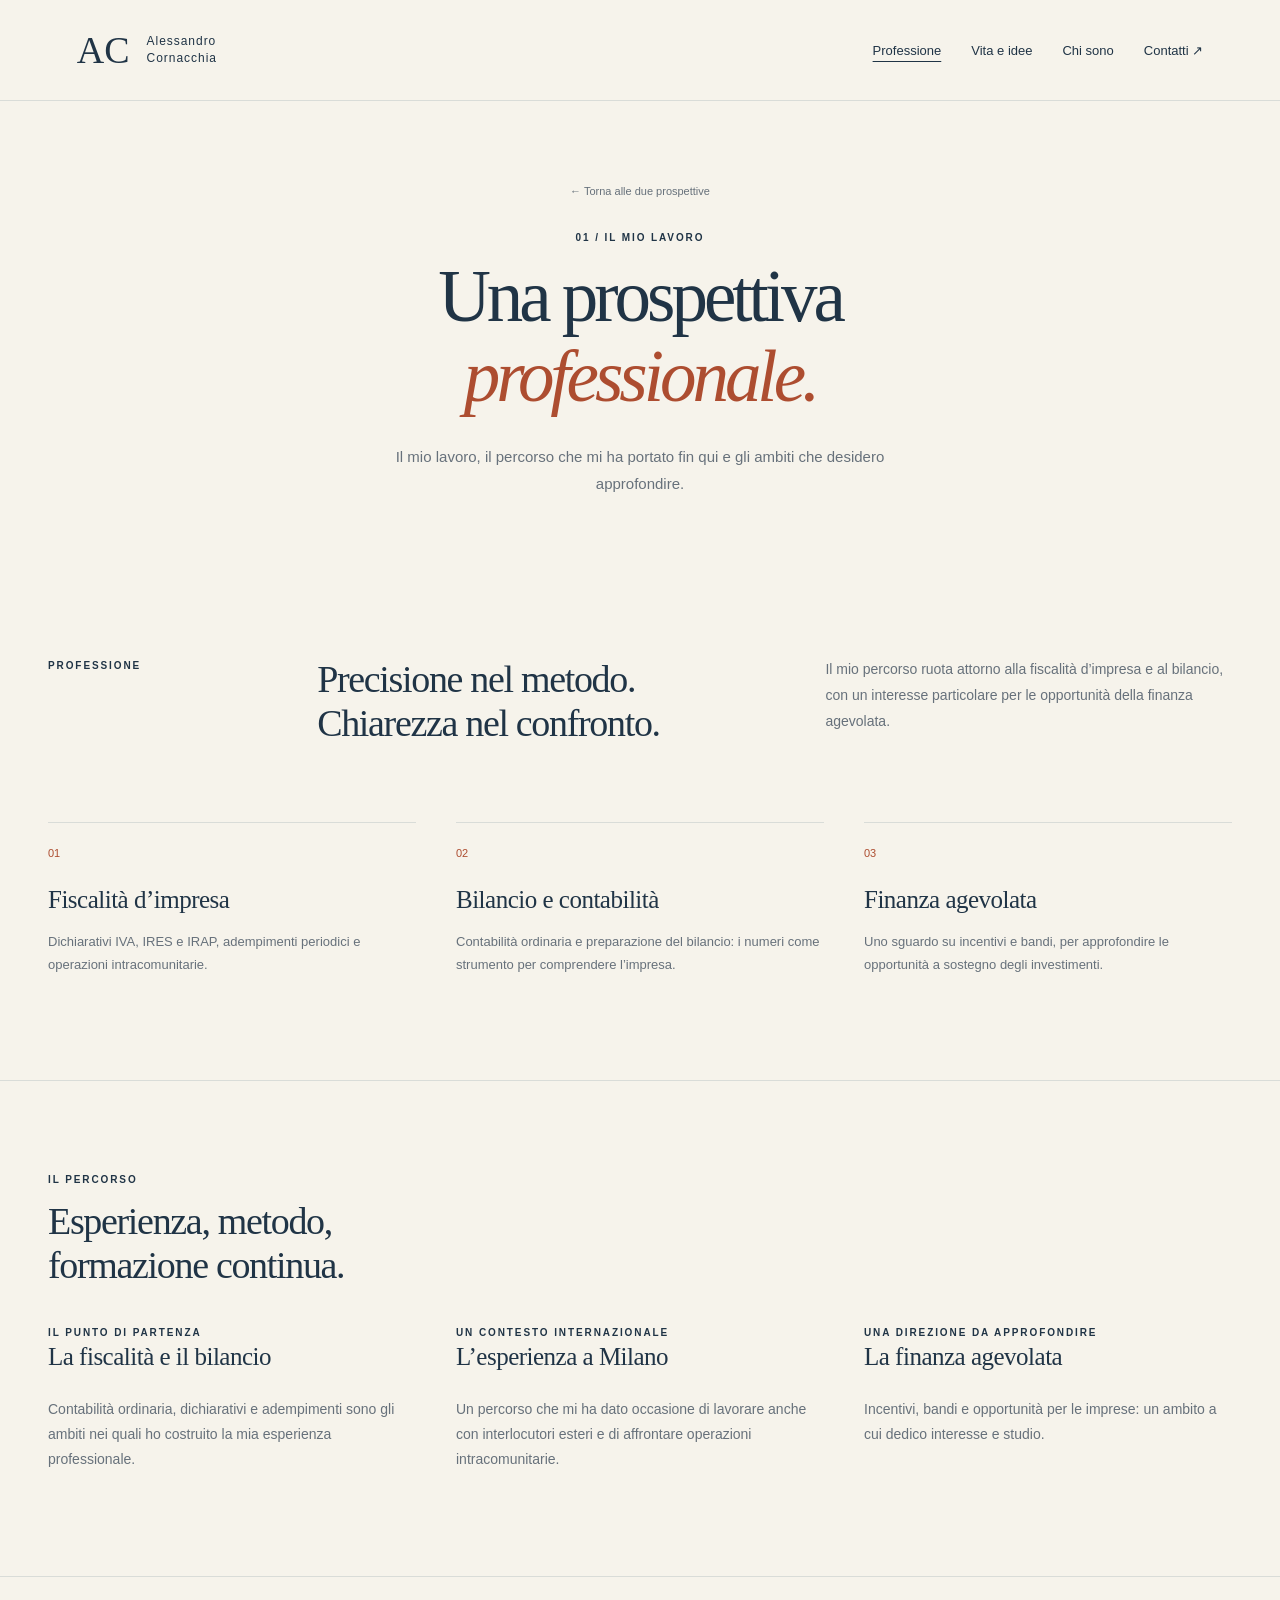
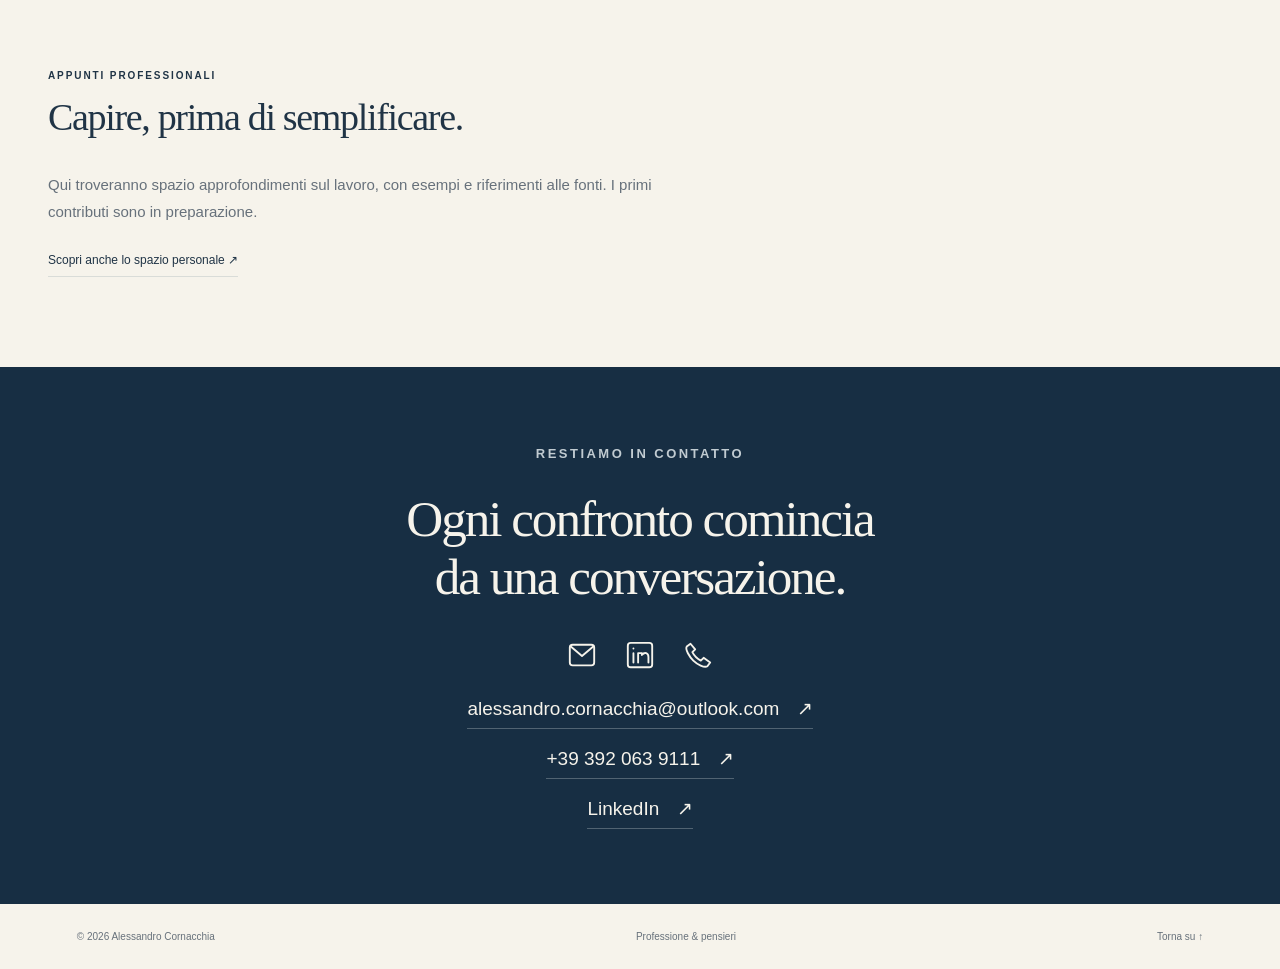
<file: .github/professione.html>
<!doctype html>
<html lang="it"><head><meta charset="utf-8"><meta name="viewport" content="width=device-width,initial-scale=1"><meta name="description" content="Il percorso professionale di Alessandro Cornacchia: fiscalità, bilancio e finanza agevolata."><meta name="theme-color" content="#172e43"><title>Una prospettiva professionale — Alessandro Cornacchia</title><link rel="icon" href="assets/favicon.svg"><link rel="stylesheet" href="assets/style.css"></head>
<body><a class="skip" href="#main">Vai al contenuto</a><header><a class="brand" href="index.html">AC<span>Alessandro<br>Cornacchia</span></a><nav aria-label="Navigazione principale"><a href="professione.html" aria-current="page">Professione</a><a href="vita-e-idee.html">Vita e idee</a><a href="index.html#chi-sono">Chi sono</a><a href="#contatti">Contatti <span aria-hidden="true">↗</span></a></nav></header><main id="main"><section class="intro page-intro"><a class="back-link" href="index.html">← Torna alle due prospettive</a><p class="eyebrow">01 / Il mio lavoro</p><h1>Una prospettiva<br><em>professionale.</em></h1><p class="lead">Il mio lavoro, il percorso che mi ha portato fin qui e gli ambiti che desidero approfondire.</p></section><section id="professione" class="section"><div class="section-heading"><p class="eyebrow">Professione</p><h2>Precisione nel metodo.<br>Chiarezza nel confronto.</h2><p>Il mio percorso ruota attorno alla fiscalità d’impresa e al bilancio, con un interesse particolare per le opportunità della finanza agevolata.</p></div><div class="services"><article><span>01</span><h3>Fiscalità d’impresa</h3><p>Dichiarativi IVA, IRES e IRAP, adempimenti periodici e operazioni intracomunitarie.</p></article><article><span>02</span><h3>Bilancio e contabilità</h3><p>Contabilità ordinaria e preparazione del bilancio: i numeri come strumento per comprendere l’impresa.</p></article><article><span>03</span><h3>Finanza agevolata</h3><p>Uno sguardo su incentivi e bandi, per approfondire le opportunità a sostegno degli investimenti.</p></article></div></section><section class="section work-path"><p class="eyebrow">Il percorso</p><h2>Esperienza, metodo,<br>formazione continua.</h2><div class="path-grid"><article><span class="eyebrow">Il punto di partenza</span><h3>La fiscalità e il bilancio</h3><p>Contabilità ordinaria, dichiarativi e adempimenti sono gli ambiti nei quali ho costruito la mia esperienza professionale.</p></article><article><span class="eyebrow">Un contesto internazionale</span><h3>L’esperienza a Milano</h3><p>Un percorso che mi ha dato occasione di lavorare anche con interlocutori esteri e di affrontare operazioni intracomunitarie.</p></article><article><span class="eyebrow">Una direzione da approfondire</span><h3>La finanza agevolata</h3><p>Incentivi, bandi e opportunità per le imprese: un ambito a cui dedico interesse e studio.</p></article></div></section><section class="section journal"><p class="eyebrow">Appunti professionali</p><h2>Capire, prima di semplificare.</h2><p class="lead left">Qui troveranno spazio approfondimenti sul lavoro, con esempi e riferimenti alle fonti. I primi contributi sono in preparazione.</p><a class="text-link" href="vita-e-idee.html">Scopri anche lo spazio personale ↗</a></section><section id="contatti" class="contact"><p class="eyebrow">Restiamo in contatto</p><h2>Ogni confronto comincia<br>da una conversazione.</h2><div class="social-links" aria-label="Contatti di Alessandro Cornacchia"><a href="mailto:alessandro.cornacchia@outlook.com" aria-label="Scrivimi via email" title="Email"><svg viewBox="0 0 32 32" aria-hidden="true" focusable="false"><rect x="3" y="5" width="26" height="22" rx="3"/><path d="m4 7 12 10L28 7"/></svg></a><a href="https://www.linkedin.com/in/alessandro-cornacchia-2997b2155/" target="_blank" rel="noopener noreferrer" aria-label="Profilo LinkedIn (nuova scheda)" title="LinkedIn"><svg viewBox="0 0 32 32" aria-hidden="true" focusable="false"><rect x="3" y="3" width="26" height="26" rx="3"/><path d="M9 14v10M14 24V14h4v2c3-4 7-2 7 2v6M9 9v.1"/></svg></a><a href="tel:+393920639111" aria-label="Chiama il numero +39 392 063 9111" title="Telefono"><svg viewBox="0 0 32 32" aria-hidden="true" focusable="false"><path d="M8 4 4 7c-2 3 3 11 7 15s12 8 15 6l3-4-7-5-3 3c-4-2-7-5-9-9l3-3Z"/></svg></a></div><div class="contact-options"><a href="mailto:alessandro.cornacchia@outlook.com">alessandro.cornacchia@outlook.com <span aria-hidden="true">↗</span></a><a href="tel:+393920639111">+39 392 063 9111 <span aria-hidden="true">↗</span></a><a href="https://www.linkedin.com/in/alessandro-cornacchia-2997b2155/" target="_blank" rel="noopener noreferrer">LinkedIn <span aria-hidden="true">↗</span><span class="sr-only"> (si apre in una nuova scheda)</span></a></div></section></main><footer><span>© <span id="year">2026</span> Alessandro Cornacchia</span><span>Professione & pensieri</span><a href="#">Torna su ↑</a></footer><script src="assets/config.js"></script><script src="assets/app.js"></script></body></html>
</file>
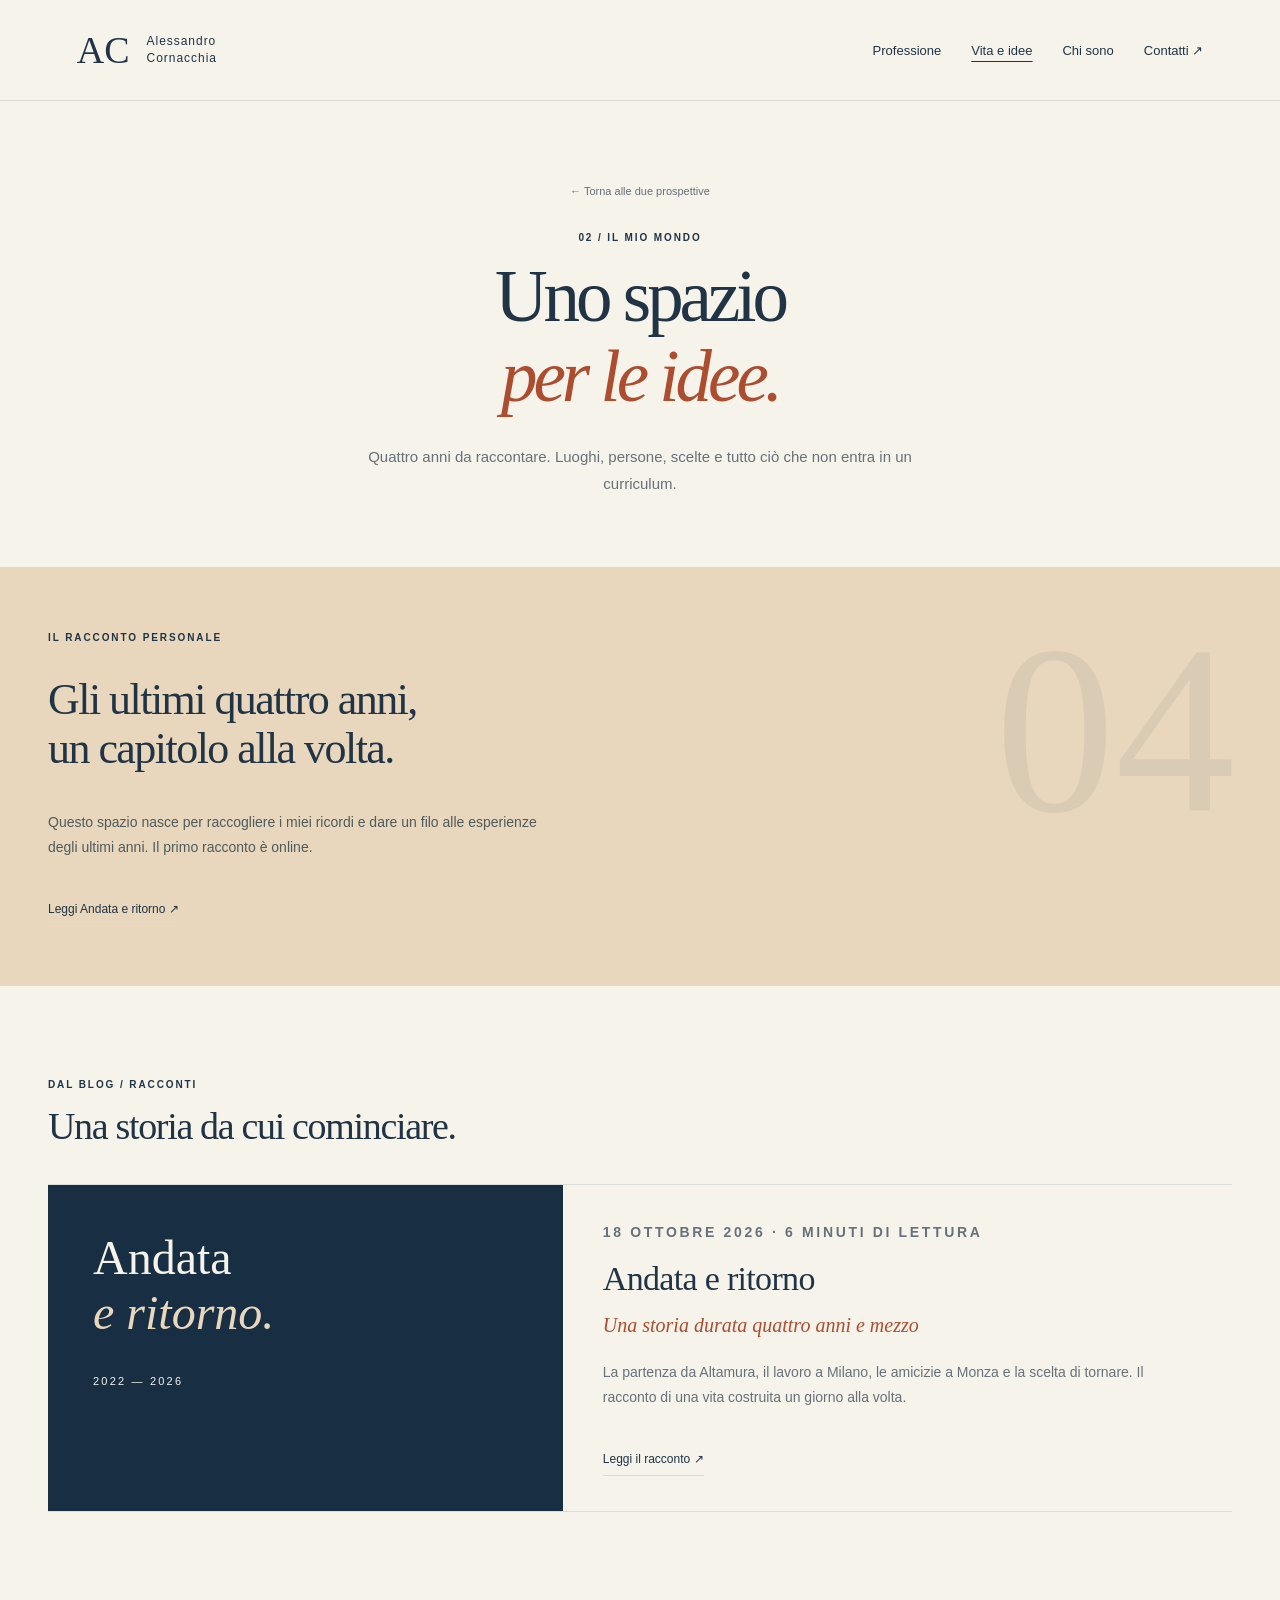
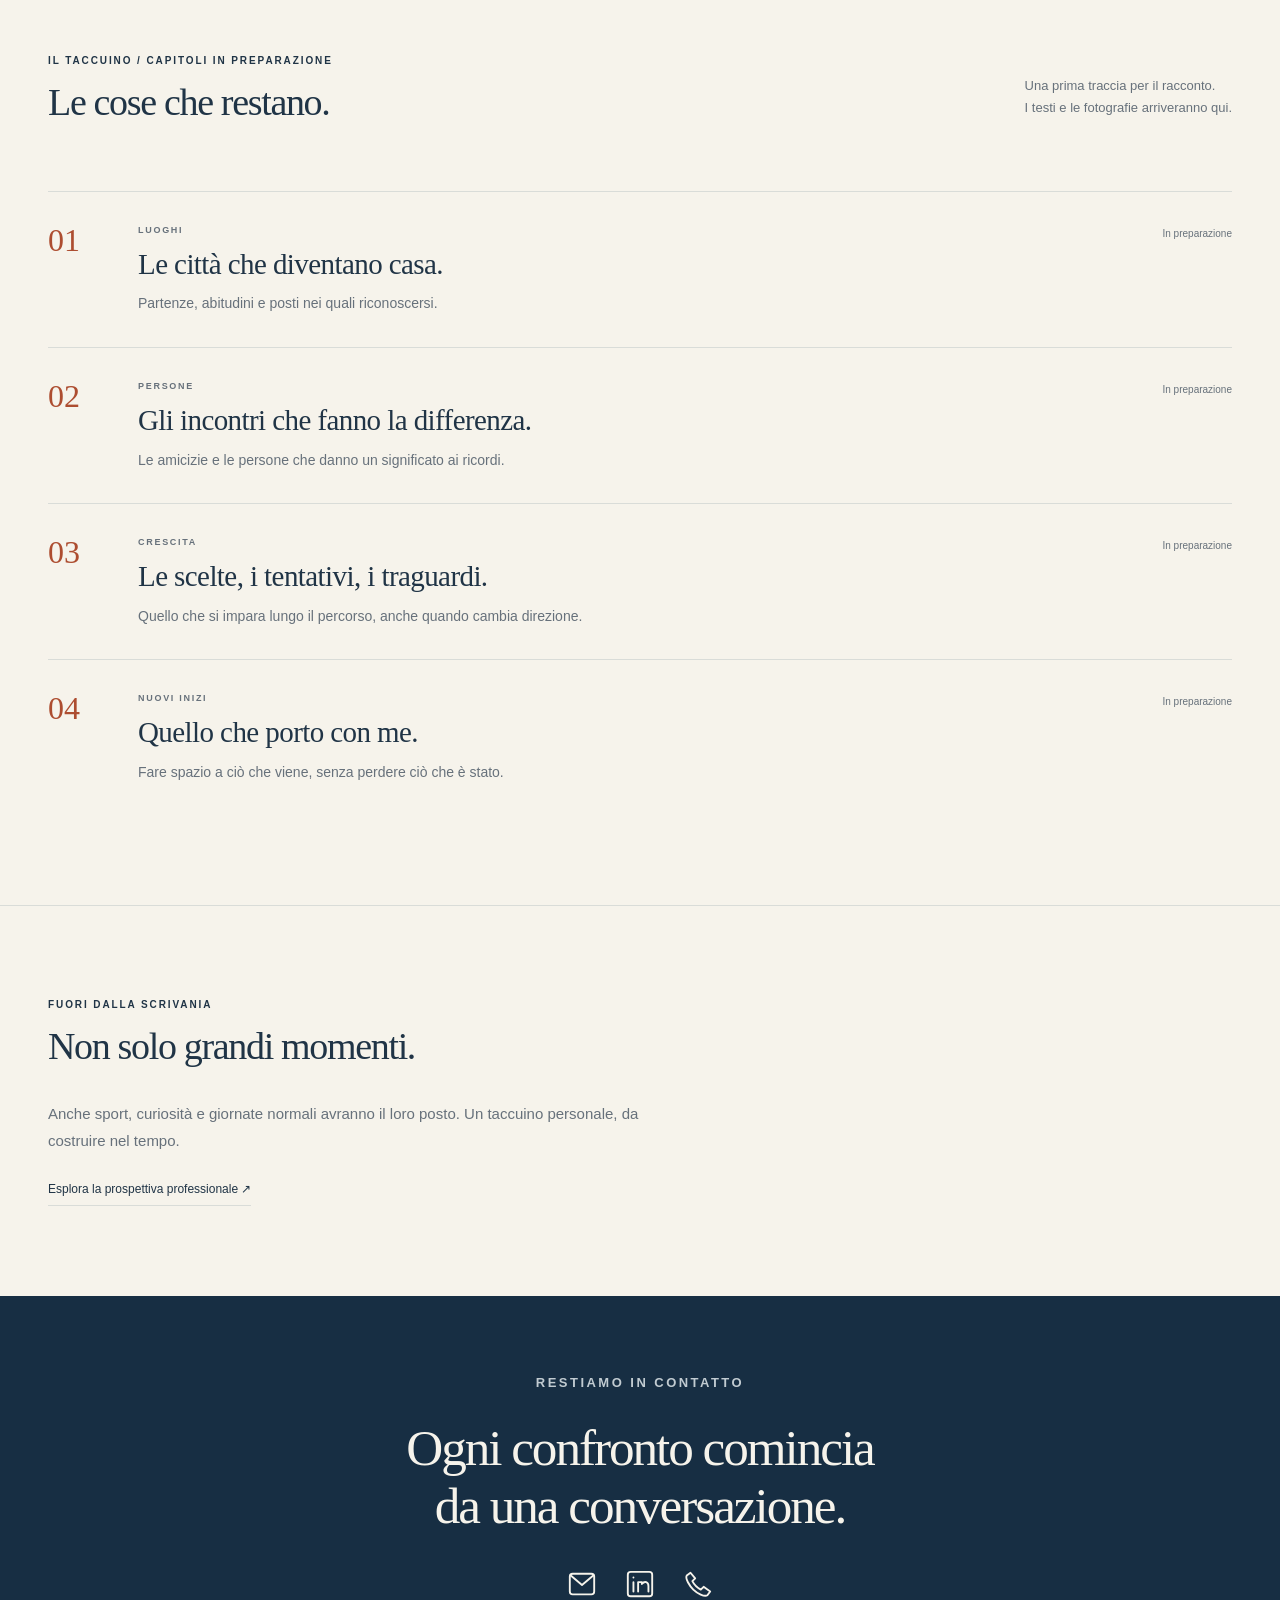
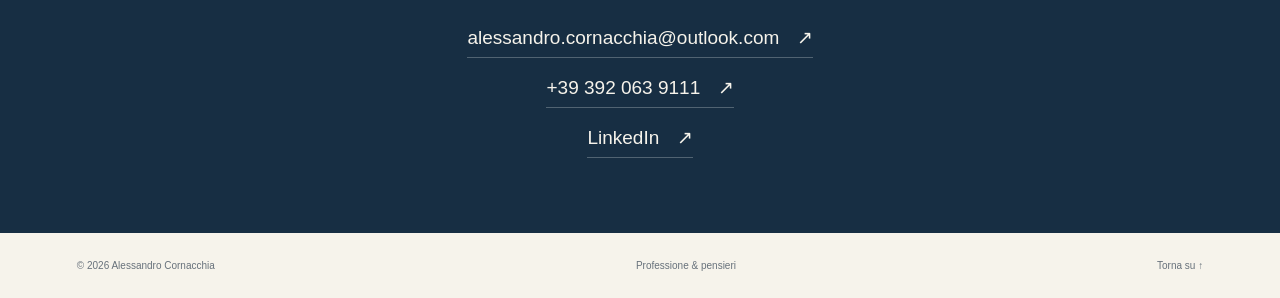
<file: .github/vita-e-idee.html>
<!doctype html>
<html lang="it"><head><meta charset="utf-8"><meta name="viewport" content="width=device-width,initial-scale=1"><meta name="description" content="Uno spazio personale di Alessandro Cornacchia per raccontare gli ultimi quattro anni, tra luoghi, persone e nuovi inizi."><meta name="theme-color" content="#172e43"><title>Uno spazio per le idee — Alessandro Cornacchia</title><link rel="icon" href="assets/favicon.svg"><link rel="stylesheet" href="assets/style.css"></head>
<body><a class="skip" href="#main">Vai al contenuto</a><header><a class="brand" href="index.html">AC<span>Alessandro<br>Cornacchia</span></a><nav aria-label="Navigazione principale"><a href="professione.html">Professione</a><a href="vita-e-idee.html" aria-current="page">Vita e idee</a><a href="index.html#chi-sono">Chi sono</a><a href="#contatti">Contatti <span aria-hidden="true">↗</span></a></nav></header><main id="main"><section class="intro page-intro"><a class="back-link" href="index.html">← Torna alle due prospettive</a><p class="eyebrow">02 / Il mio mondo</p><h1>Uno spazio<br><em>per le idee.</em></h1><p class="lead">Quattro anni da raccontare. Luoghi, persone, scelte e tutto ciò che non entra in un curriculum.</p></section><section class="story-banner"><span class="eyebrow">Il racconto personale</span><h2>Gli ultimi quattro anni,<br>un capitolo alla volta.</h2><p>Questo spazio nasce per raccogliere i miei ricordi e dare un filo alle esperienze degli ultimi anni. Il primo racconto è online.</p><a href="andata-e-ritorno.html" class="text-link">Leggi Andata e ritorno ↗</a><span class="story-number" aria-hidden="true">04</span></section><section class="section published-posts" aria-labelledby="racconti-title"><p class="eyebrow">Dal blog / Racconti</p><h2 id="racconti-title">Una storia da cui cominciare.</h2><a class="featured-post" href="andata-e-ritorno.html"><div class="featured-type" aria-hidden="true">Andata<br><em>e ritorno.</em><span>2022 — 2026</span></div><div class="featured-copy"><p class="eyebrow">18 ottobre 2026 · 6 minuti di lettura</p><h3>Andata e ritorno</h3><p class="featured-subtitle">Una storia durata quattro anni e mezzo</p><p>La partenza da Altamura, il lavoro a Milano, le amicizie a Monza e la scelta di tornare. Il racconto di una vita costruita un giorno alla volta.</p><span class="text-link">Leggi il racconto ↗</span></div></a></section><section id="capitoli" class="section chapters"><div class="journal-top"><div><p class="eyebrow">Il taccuino / Capitoli in preparazione</p><h2>Le cose che restano.</h2></div><p>Una prima traccia per il racconto.<br>I testi e le fotografie arriveranno qui.</p></div><article class="chapter"><span class="chapter-no">01</span><div><p class="eyebrow">Luoghi</p><h3>Le città che diventano casa.</h3><p>Partenze, abitudini e posti nei quali riconoscersi.</p></div><span class="chapter-status">In preparazione</span></article><article class="chapter"><span class="chapter-no">02</span><div><p class="eyebrow">Persone</p><h3>Gli incontri che fanno la differenza.</h3><p>Le amicizie e le persone che danno un significato ai ricordi.</p></div><span class="chapter-status">In preparazione</span></article><article class="chapter"><span class="chapter-no">03</span><div><p class="eyebrow">Crescita</p><h3>Le scelte, i tentativi, i traguardi.</h3><p>Quello che si impara lungo il percorso, anche quando cambia direzione.</p></div><span class="chapter-status">In preparazione</span></article><article class="chapter"><span class="chapter-no">04</span><div><p class="eyebrow">Nuovi inizi</p><h3>Quello che porto con me.</h3><p>Fare spazio a ciò che viene, senza perdere ciò che è stato.</p></div><span class="chapter-status">In preparazione</span></article></section><section class="section journal"><p class="eyebrow">Fuori dalla scrivania</p><h2>Non solo grandi momenti.</h2><p class="lead left">Anche sport, curiosità e giornate normali avranno il loro posto. Un taccuino personale, da costruire nel tempo.</p><a class="text-link" href="professione.html">Esplora la prospettiva professionale ↗</a></section><section id="contatti" class="contact"><p class="eyebrow">Restiamo in contatto</p><h2>Ogni confronto comincia<br>da una conversazione.</h2><div class="social-links" aria-label="Contatti di Alessandro Cornacchia"><a href="mailto:alessandro.cornacchia@outlook.com" aria-label="Scrivimi via email" title="Email"><svg viewBox="0 0 32 32" aria-hidden="true" focusable="false"><rect x="3" y="5" width="26" height="22" rx="3"/><path d="m4 7 12 10L28 7"/></svg></a><a href="https://www.linkedin.com/in/alessandro-cornacchia-2997b2155/" target="_blank" rel="noopener noreferrer" aria-label="Profilo LinkedIn (nuova scheda)" title="LinkedIn"><svg viewBox="0 0 32 32" aria-hidden="true" focusable="false"><rect x="3" y="3" width="26" height="26" rx="3"/><path d="M9 14v10M14 24V14h4v2c3-4 7-2 7 2v6M9 9v.1"/></svg></a><a href="tel:+393920639111" aria-label="Chiama il numero +39 392 063 9111" title="Telefono"><svg viewBox="0 0 32 32" aria-hidden="true" focusable="false"><path d="M8 4 4 7c-2 3 3 11 7 15s12 8 15 6l3-4-7-5-3 3c-4-2-7-5-9-9l3-3Z"/></svg></a></div><div class="contact-options"><a href="mailto:alessandro.cornacchia@outlook.com">alessandro.cornacchia@outlook.com <span aria-hidden="true">↗</span></a><a href="tel:+393920639111">+39 392 063 9111 <span aria-hidden="true">↗</span></a><a href="https://www.linkedin.com/in/alessandro-cornacchia-2997b2155/" target="_blank" rel="noopener noreferrer">LinkedIn <span aria-hidden="true">↗</span><span class="sr-only"> (si apre in una nuova scheda)</span></a></div></section></main><footer><span>© <span id="year">2026</span> Alessandro Cornacchia</span><span>Professione & pensieri</span><a href="#">Torna su ↑</a></footer><script src="assets/config.js"></script><script src="assets/app.js"></script></body></html>
</file>
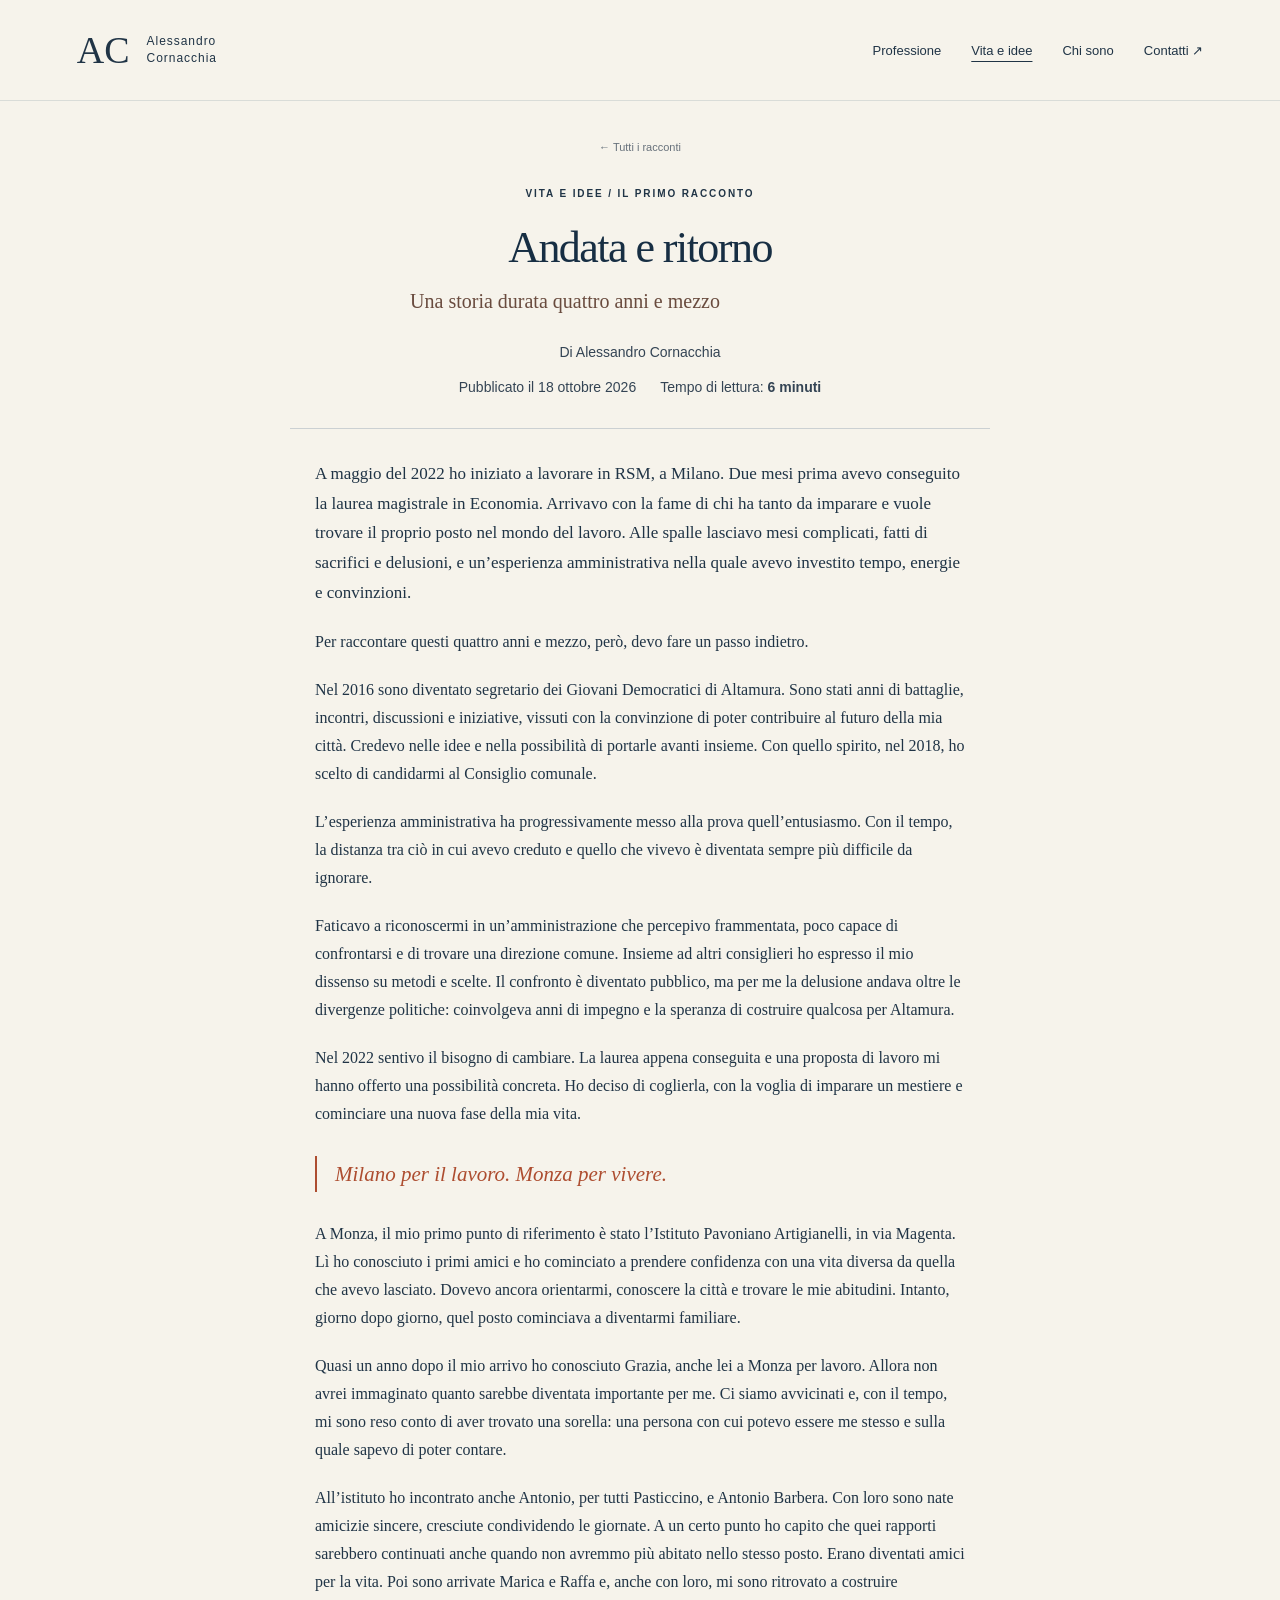
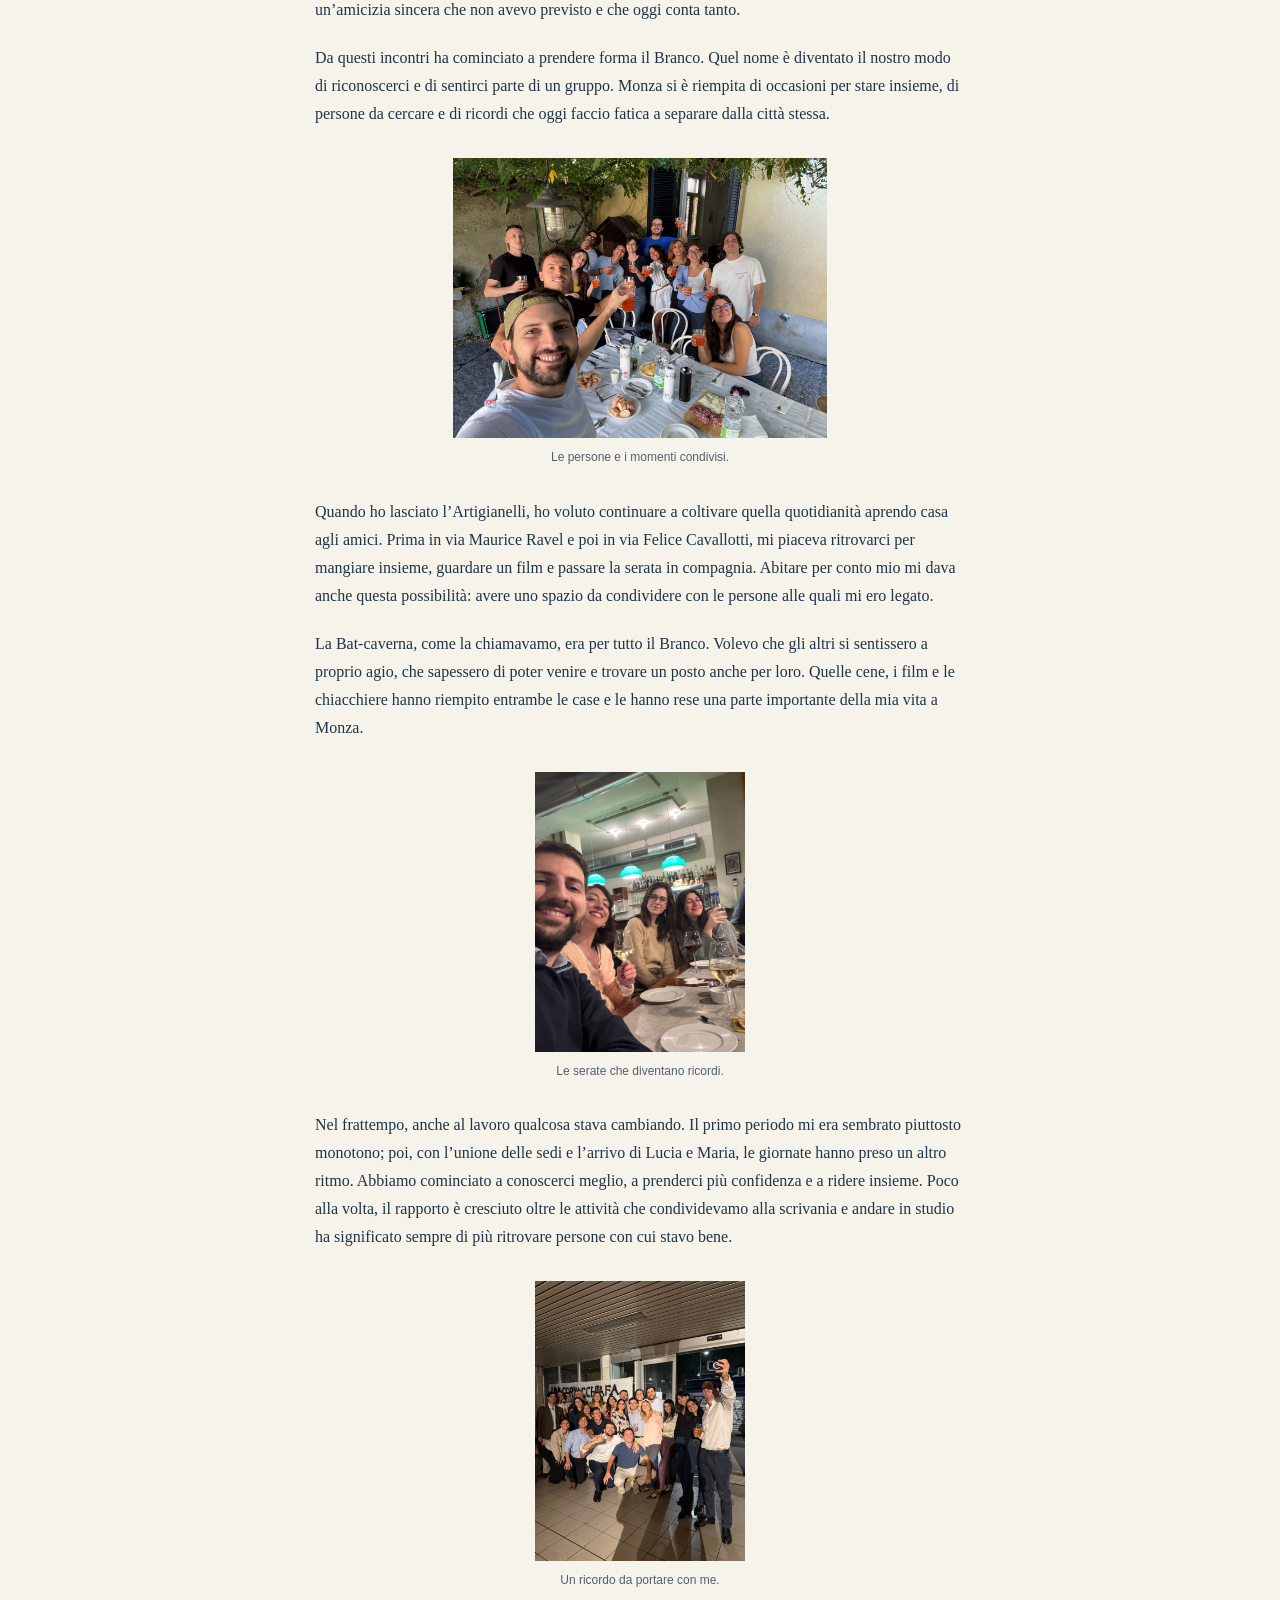
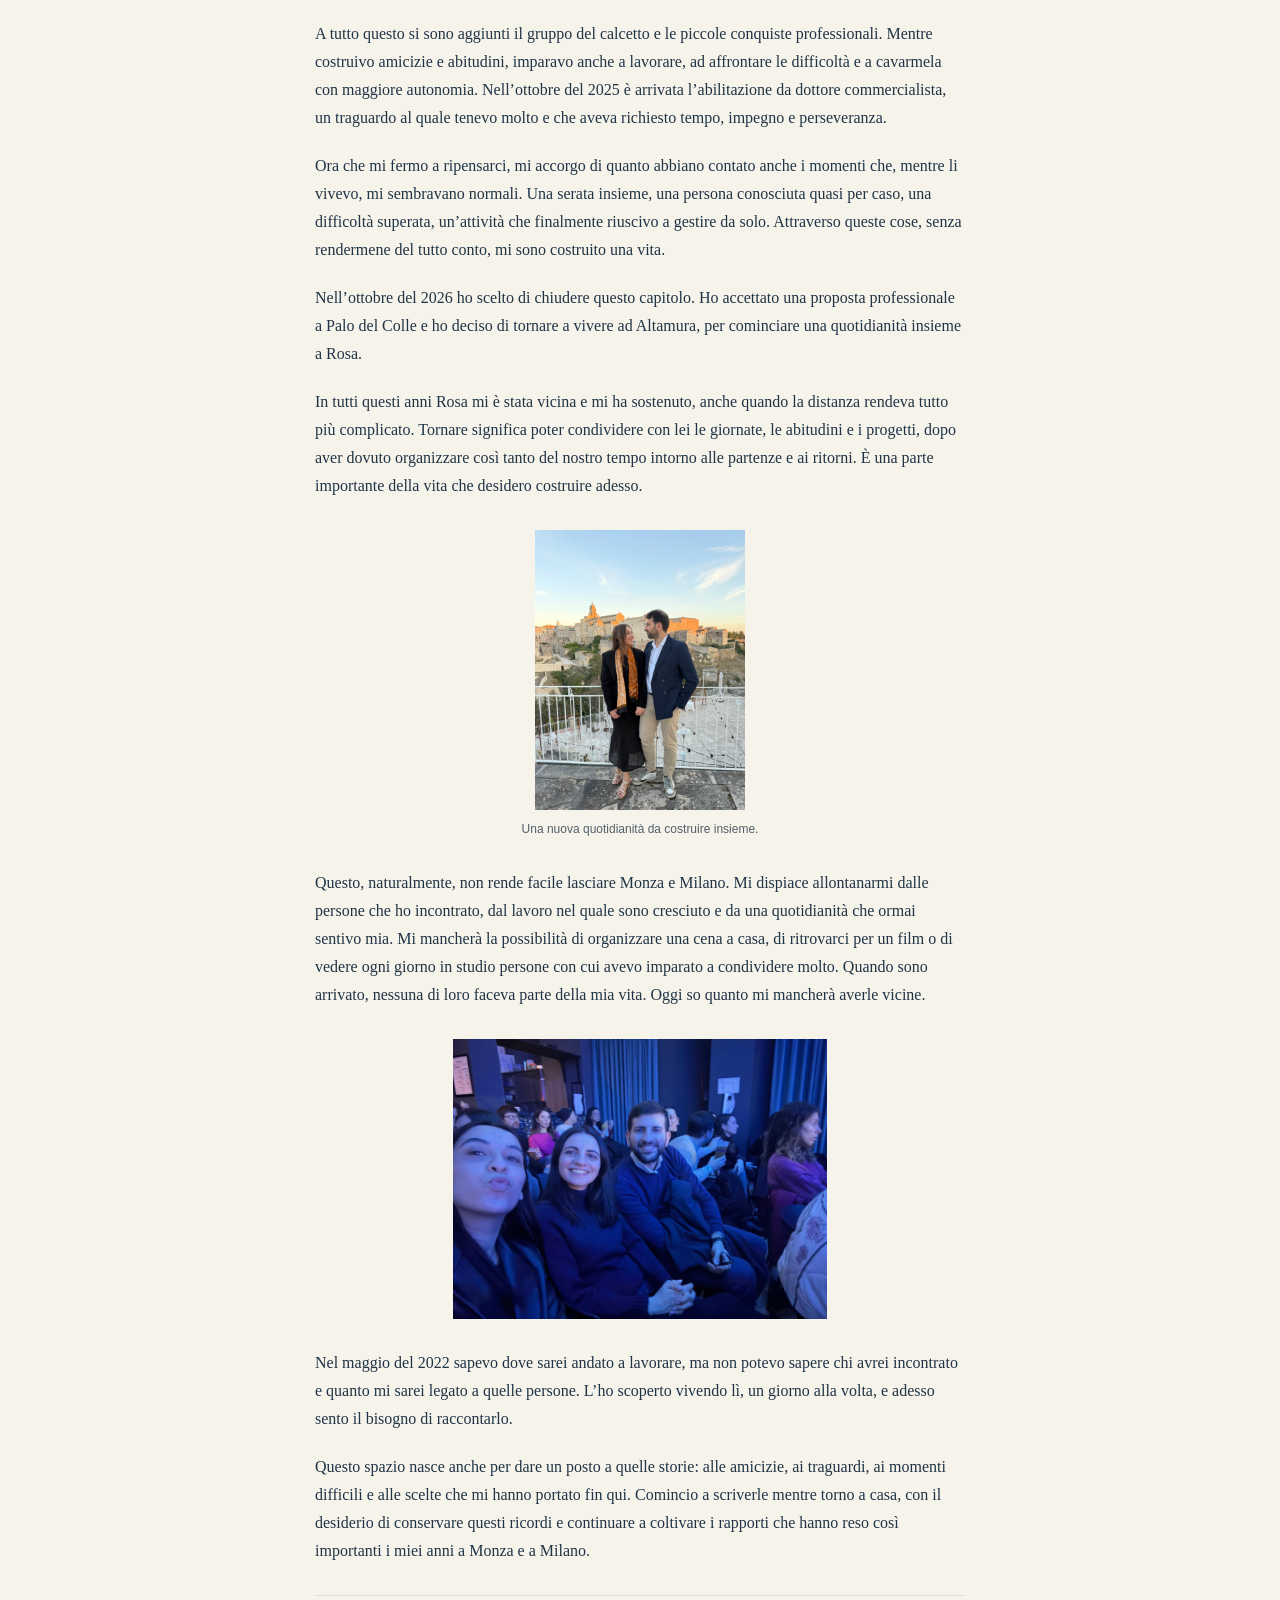
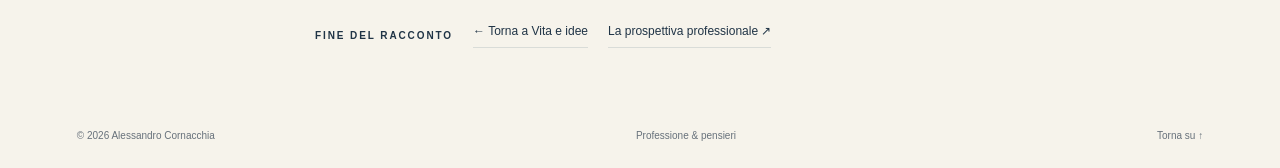
<file: public/andata-e-ritorno.html>
<!doctype html>
<html lang="it"><head><meta charset="utf-8"><meta name="viewport" content="width=device-width,initial-scale=1"><meta name="description" content="Una storia durata quattro anni e mezzo: da Altamura a Milano e Monza, tra lavoro, amicizie e la scelta di tornare."><meta name="theme-color" content="#172e43"><title>Andata e ritorno — Alessandro Cornacchia</title><link rel="icon" href="assets/favicon.svg"><style>:root{--navy:#172e43;--cream:#f6f3eb;--ink:#203446;--muted:#67717b;--line:#d9dcd8;--orange:#ad4d30}*{box-sizing:border-box}html{scroll-behavior:smooth;scroll-padding-top:24px}body{margin:0;color:var(--ink);background:var(--cream);font-family:Arial,Helvetica,sans-serif}a{color:inherit;text-decoration:none}button{font:inherit}header{max-width:1440px;margin:auto;padding:28px 6%;display:flex;align-items:center;justify-content:space-between;border-bottom:1px solid var(--line)}.brand{font-family:Georgia,serif;font-size:38px;display:flex;align-items:center;gap:17px}.brand span{font:12px/1.45 Arial,sans-serif;letter-spacing:.08em}nav{display:flex;gap:30px;font-size:13px}nav a:hover{text-decoration:underline;text-underline-offset:6px}.intro{max-width:1050px;margin:auto;text-align:center;padding:80px 20px 60px}.eyebrow{text-transform:uppercase;font-size:10px;letter-spacing:.19em;font-weight:600;line-height:1.8}h1,h2,h3,p{margin-top:0}h1{font:clamp(44px,5.7vw,80px)/1.09 Georgia,serif;letter-spacing:-.055em;margin-bottom:27px}h1 em{font-weight:400;color:var(--orange)}.lead{font-size:15px;line-height:1.8;color:var(--muted);max-width:550px;margin:0 auto}.split{max-width:1280px;margin:0 auto;display:grid;grid-template-columns:1fr 1fr}.split>a{min-height:420px;padding:48px;position:relative;overflow:hidden}.professional{background:var(--navy);color:#fff}.personal{background:#e8d7bd;color:#273d43}.split h2{font:46px/1.06 Georgia,serif;letter-spacing:-.03em;margin:38px 0 20px;position:relative;z-index:1}.split p{font-size:13px;line-height:1.7;position:relative;z-index:1}.explore{display:flex;align-items:center;justify-content:space-between;border-top:1px solid #ffffff40;margin-top:44px;padding-top:17px;font-size:12px;position:relative;z-index:1}.personal .explore{border-color:#273d4340}.explore b{font-size:26px;font-weight:400}.art-grid{position:absolute;right:-55px;top:40px;width:250px;height:280px;display:grid;grid-template-columns:repeat(3,1fr);opacity:.19;transform:rotate(-12deg)}.art-grid i{border:1px solid #fff;border-radius:80px 80px 0 0}.orbit{position:absolute;right:-100px;top:50px;width:310px;height:310px}.orbit i{position:absolute;inset:0;border:1px solid #6c5a3c40;border-radius:50%;transform:scaleX(.6) rotate(30deg)}.orbit i:nth-child(2){transform:scaleX(.6) rotate(90deg)}.orbit i:nth-child(3){transform:scaleX(.6) rotate(150deg)}.section{max-width:1280px;margin:auto;padding:90px 48px;scroll-margin-top:15px}.section-heading{display:grid;grid-template-columns:1fr 2fr 1.7fr;gap:30px;align-items:start}.section h2{font:38px/1.16 Georgia,serif;letter-spacing:-.035em}.section-heading>p:last-child,.about p{font-size:14px;line-height:1.85;color:var(--muted)}.services{display:grid;grid-template-columns:repeat(3,1fr);gap:40px;margin-top:45px}.services article{border-top:1px solid var(--line);padding-top:20px}.services span{font-size:11px;color:var(--orange)}h3{font:25px/1.2 Georgia,serif;letter-spacing:-.02em}.services h3{margin:24px 0 15px}.services p,.posts article>p:not(.eyebrow){font-size:13px;line-height:1.8;color:var(--muted)}.journal{border-top:1px solid var(--line)}.journal-top{display:flex;justify-content:space-between;align-items:center}.journal-top>p{color:var(--muted);font-size:13px;line-height:1.7}.filters{display:flex;gap:8px;margin:18px 0 30px;flex-wrap:wrap}.filters button{border:1px solid var(--line);border-radius:24px;padding:10px 16px;background:transparent;color:var(--ink);font-size:11px;cursor:pointer}.filters button.active{background:var(--navy);color:white;border-color:var(--navy)}.posts{display:grid;grid-template-columns:repeat(3,1fr);gap:30px}.cover{height:240px;margin-bottom:23px;position:relative;overflow:hidden}.cover-one{background:#dde2dd;font:130px Georgia,serif;padding:37px}.cover-one span{font:12px Arial;position:absolute;bottom:20px;right:20px}.cover-two{background:#b5664b;display:grid;place-items:center}.cover-two:before,.cover-two:after{content:'';width:220px;height:220px;border:1px solid #f6f3eb60;border-radius:50%;position:absolute;left:30px;top:60px}.cover-two:after{left:90px;top:0}.cover-two span{font-size:120px;font-weight:100;color:#f6f3eb}.cover-three{background:var(--navy);color:#eee7d4;padding:28px}.cover-three span{font:bold 48px/.95 Arial;letter-spacing:-.055em}.posts .eyebrow{font-size:9px}.blog-note{margin:30px 0 0;font-size:12px;color:var(--muted)}.about{border-top:1px solid var(--line);display:grid;grid-template-columns:1fr 1.3fr;gap:90px;align-items:center}.monogram{background:#e5e7df;min-height:360px;font:150px/1 Georgia,serif;padding:45px;position:relative}.monogram span{display:block;text-align:right}.monogram small{position:absolute;bottom:25px;left:30px;font:10px Arial;letter-spacing:.16em;text-transform:uppercase}.contact{background:var(--navy);color:var(--cream);text-align:center;padding:75px 20px}.contact h2{font:clamp(34px,4vw,52px)/1.12 Georgia,serif;letter-spacing:-.04em;margin:25px 0}.contact>p:last-of-type{font-size:13px;color:#c1cbd1}.contact-link{display:inline-block;border-bottom:1px solid #9ba8b1;padding:12px;font-size:20px}.contact-link span{margin-left:30px}footer{padding:27px 6%;display:flex;justify-content:space-between;gap:20px;font-size:10px;color:var(--muted)}[hidden]{display:none!important}:focus-visible{outline:3px solid #d28b48;outline-offset:5px}.skip{position:fixed;top:-100px;background:white;padding:12px;z-index:5}.skip:focus{top:0}@media(prefers-reduced-motion:reduce){html{scroll-behavior:auto}}@media(max-width:800px){header{padding:22px 6%;align-items:flex-start;gap:20px}.brand{font-size:30px}.brand span{font-size:10px}nav{gap:14px;font-size:11px;flex-wrap:wrap;justify-content:flex-end;max-width:210px}.intro{padding:55px 20px 40px}.split{margin:0 20px}.split>a{padding:30px;min-height:380px}.split h2{font-size:35px}.section{padding:60px 30px}.section-heading{grid-template-columns:1fr}.section-heading h2{margin-bottom:0}.services{gap:25px}.services h3{font-size:21px}.posts{gap:18px}.cover{height:180px}.cover-one{font-size:90px;padding:30px 20px}.cover-three span{font-size:38px}.about{gap:35px}.monogram{font-size:110px;padding:30px;min-height:310px}}@media(max-width:560px){.split{grid-template-columns:1fr}.split>a{min-height:350px}.services,.posts,.about{grid-template-columns:1fr}.section h2{font-size:34px}.journal-top{display:block}.journal-top>p{margin:12px 0 25px}.cover{height:240px}.cover-one{font-size:130px}.cover-three span{font-size:55px}.monogram{max-width:400px}.services{margin-top:25px}footer{flex-wrap:wrap}footer>span:nth-child(2){display:none}}

/* Pagine interne e contatti */
nav a[aria-current="page"]{text-decoration:underline;text-underline-offset:6px}.contact-options{display:flex;flex-direction:column;align-items:center;gap:18px;margin-top:32px}.contact-options a{font-size:clamp(13px,2.7vw,19px);border-bottom:1px solid #ffffff40;padding-bottom:8px;overflow-wrap:anywhere}.contact-options span{margin-left:12px}.sr-only{position:absolute;width:1px;height:1px;padding:0;margin:-1px;overflow:hidden;clip:rect(0,0,0,0);white-space:nowrap;border:0}.back-link{display:inline-block;font-size:11px;color:var(--muted);margin-bottom:32px}.page-intro{padding-bottom:70px}.work-path{border-top:1px solid var(--line)}.path-grid{display:grid;grid-template-columns:repeat(3,1fr);gap:40px;margin-top:35px}.path-grid p,.chapter p,.story-banner p{font-size:14px;line-height:1.8;color:var(--muted)}.left{margin:0;max-width:650px}.text-link{display:inline-block;margin-top:28px;border-bottom:1px solid var(--line);padding-bottom:9px;font-size:12px}.story-banner{max-width:1280px;margin:auto;background:#e8d7bd;padding:60px 48px;position:relative;overflow:hidden}.story-banner h2{font:44px/1.12 Georgia,serif;letter-spacing:-.035em;margin-top:28px;position:relative;z-index:1}.story-banner p{max-width:510px;color:#4e5b5c;position:relative;z-index:1}.story-number{position:absolute;right:45px;top:25px;font:240px Georgia,serif;color:#273d4312}.chapter{display:grid;grid-template-columns:70px 1fr auto;gap:20px;border-top:1px solid var(--line);padding:30px 0;align-items:start}.chapter-no{font:32px Georgia,serif;color:var(--orange)}.chapter h3{font-size:29px;margin-bottom:10px}.chapter p{margin-bottom:0}.chapter .eyebrow{font-size:9px;margin-bottom:9px}.chapter-status{font-size:10px;color:var(--muted);padding-top:6px}.chapters .journal-top{margin-bottom:35px}@media(max-width:800px){.path-grid{grid-template-columns:1fr}.story-number{right:-30px}.chapter{grid-template-columns:45px 1fr}.chapter-status{grid-column:2;padding-top:0}.story-banner{margin:0 20px;padding:40px 30px}.story-banner h2{font-size:36px}}

.social-links{display:flex;justify-content:center;align-items:center;gap:14px;margin-top:28px}.social-links a{display:grid;place-items:center;width:44px;height:44px;border-radius:6px;color:var(--navy);transition:background .15s,color .15s}.social-links svg{width:30px;height:30px;fill:none;stroke:currentColor;stroke-width:2;stroke-linecap:round;stroke-linejoin:round}.social-links a:hover{background:var(--navy);color:var(--cream)}.contact .social-links a{color:var(--cream)}.contact .social-links a:hover{background:var(--cream);color:var(--navy)}.contact .contact-options{margin-top:20px}@media(prefers-reduced-motion:reduce){.social-links a{transition:none}}

/* Racconti del blog */
.blog-article{max-width:960px;margin:auto;padding:55px 28px 80px}.article-heading{display:block;text-align:center;padding:0 0 35px;border-bottom:1px solid var(--line)}.article-heading h1{font-size:clamp(48px,7vw,82px);margin:25px 0 20px}.article-subtitle{font:italic 24px/1.5 Georgia,serif;color:var(--orange)}.article-meta{display:flex;justify-content:center;flex-wrap:wrap;gap:10px 24px;font-size:11px;color:var(--muted);line-height:1.6}.article-body{max-width:690px;margin:45px auto}.article-body p{font:18px/1.9 Georgia,serif;margin-bottom:25px;color:var(--ink)}.article-body p:first-child{font-size:21px;line-height:1.75}.article-body .article-pause{font-size:25px;font-style:italic;color:var(--orange);border-left:2px solid var(--orange);padding-left:24px;margin:40px 0}.article-end{max-width:690px;margin:auto;border-top:1px solid var(--line);padding-top:28px;display:flex;gap:20px;flex-wrap:wrap;align-items:center}.article-end .text-link{margin-top:0}.featured-post{display:grid;grid-template-columns:1fr 1.3fr;border-top:1px solid var(--line);border-bottom:1px solid var(--line);margin-top:35px}.featured-type{background:var(--navy);color:var(--cream);padding:45px;font:48px/1.15 Georgia,serif;min-height:280px}.featured-type em{color:#e8d7bd}.featured-type>span{display:block;font:11px Arial,sans-serif;letter-spacing:.2em;margin-top:35px}.featured-copy{padding:35px 40px}.featured-copy h3{font-size:34px;margin-bottom:10px}.featured-copy>p{font-size:14px;line-height:1.8;color:var(--muted)}.featured-copy .featured-subtitle{font:italic 20px/1.5 Georgia,serif;color:var(--orange)}.featured-post:hover h3{text-decoration:underline;text-underline-offset:5px}.published-posts{padding-bottom:50px}@media(max-width:600px){.featured-post{grid-template-columns:1fr}.featured-type{font-size:40px;min-height:220px;padding:30px}.featured-copy{padding:30px 20px}.article-body p{font-size:17px}.article-body p:first-child{font-size:19px}.article-subtitle{font-size:21px}.blog-article{padding:35px 22px 55px}}

.story-photo{margin:40px 0 45px}.story-photo a{display:block}.story-photo img{display:block;width:100%;height:auto;max-height:820px;object-fit:contain;background:#ebe8e0}.story-photo figcaption{font:12px/1.6 Arial,sans-serif;color:var(--muted);margin-top:12px;text-align:center}.story-photo a:hover{opacity:.96}@media(max-width:600px){.story-photo{margin:30px 0}.story-photo figcaption{font-size:11px}}

/* Dimensioni compatte del post */
.blog-article{max-width:820px;padding:36px 24px 55px}.article-heading{padding-bottom:24px}.article-heading h1{font-size:clamp(36px,5vw,54px);margin:18px 0 12px;letter-spacing:-.04em}.article-subtitle{font-size:20px}.article-body{max-width:650px;margin:30px auto}.article-body p{font-size:16px;line-height:1.75;margin-bottom:20px}.article-body p:first-child{font-size:17px;line-height:1.75}.article-body .article-pause{font-size:21px;margin:28px 0;padding-left:18px}.story-photo{max-width:560px;margin:28px auto 34px}.story-photo img{width:100%;height:auto;max-height:420px;object-fit:contain;background:transparent}.story-photo figcaption{font-size:11px;margin-top:8px}.article-end{max-width:650px}.featured-type{font-size:38px;min-height:230px;padding:32px}.featured-copy h3{font-size:29px}@media(max-width:600px){.blog-article{padding:26px 20px 40px}.article-heading h1{font-size:38px}.article-subtitle{font-size:18px}.article-body p,.article-body p:first-child{font-size:16px;line-height:1.7}.story-photo img{max-height:340px}.story-photo{margin:24px auto 28px}}

/* Intestazione editoriale e fotografie contenute */
.blog-article>.article-heading{max-width:700px;margin:0 auto;padding:8px 0 28px;text-align:center;border-bottom:1px solid #cbd0d2}.blog-article .article-heading h1{font:normal clamp(38px,5vw,52px)/1.12 Georgia,serif;letter-spacing:-.035em;margin:20px 0 14px;color:#172e43}.blog-article .article-subtitle{font:normal 20px/1.5 Georgia,serif;color:#694b3e;letter-spacing:0;margin:0 auto 24px;max-width:550px}.blog-article .article-meta{display:flex;justify-content:center;align-items:center;flex-wrap:wrap;gap:12px 22px;font:normal 13px/1.6 Arial,Helvetica,sans-serif;color:#44515d;letter-spacing:0}.article-meta>span,.article-meta>time{display:inline-block;white-space:nowrap}.blog-article .story-photo{width:100%;max-width:460px;margin:28px auto 32px}.blog-article .story-photo img{display:block;width:auto;max-width:100%;height:auto;max-height:340px;margin:0 auto;object-fit:contain;background:transparent}.blog-article .story-photo figcaption{font:normal 12px/1.6 Arial,sans-serif;color:#52606a;text-align:center;margin:10px auto 0;max-width:420px}@media(max-width:600px){.blog-article .article-heading h1{font-size:38px}.blog-article .article-subtitle{font-size:18px;margin-bottom:20px}.blog-article .article-meta{font-size:13px;gap:7px 16px}.article-meta>span:first-child{flex-basis:100%}.blog-article .story-photo{max-width:340px}.blog-article .story-photo img{max-height:290px}}

/* Impaginazione definitiva del racconto */
.blog-article>.article-heading{display:block;position:static;background:transparent;border-bottom:1px solid #cbd0d2;padding:0 0 28px}
.blog-article .article-heading h1{font:normal 44px/1.15 Georgia,serif;margin:20px 0 12px;text-align:center}
.blog-article .article-subtitle{font:normal 20px/1.5 Georgia,serif;text-align:center;color:#694b3e;margin:0 0 24px}
.blog-article .article-meta{display:block;text-align:center;font:14px/1.8 Arial,sans-serif;color:#344454}
.blog-article .article-meta .post-author{display:block;margin-bottom:10px}
.blog-article .post-details{display:flex;justify-content:center;gap:12px 24px;flex-wrap:wrap}
.blog-article .post-details span{white-space:normal}
.blog-article .story-photo{width:min(100%,380px);margin:30px auto}
.blog-article .story-photo img{width:auto;max-width:100%;height:auto;max-height:280px;margin:0 auto}
@media(max-width:600px){.blog-article .article-heading h1{font-size:36px}.blog-article .article-subtitle{font-size:18px}.blog-article .post-details{flex-direction:column;gap:4px}.blog-article .story-photo{max-width:300px}.blog-article .story-photo img{max-height:250px}}
</style></head>
<body><a class="skip" href="#main">Vai al contenuto</a><header><a class="brand" href="index.html">AC<span>Alessandro<br>Cornacchia</span></a><nav aria-label="Navigazione principale"><a href="professione.html">Professione</a><a href="vita-e-idee.html" aria-current="page">Vita e idee</a><a href="index.html#chi-sono">Chi sono</a><a href="#contatti">Contatti <span aria-hidden="true">↗</span></a></nav></header><main id="main"><article class="blog-article"><header class="article-heading"><a class="back-link" href="vita-e-idee.html">← Tutti i racconti</a><p class="eyebrow">Vita e idee / Il primo racconto</p><h1>Andata e ritorno</h1><p class="article-subtitle">Una storia durata quattro anni e mezzo</p><div class="article-meta"><span class="post-author">Di Alessandro Cornacchia</span><div class="post-details"><span>Pubblicato il <time datetime="2026-10-18">18 ottobre 2026</time></span><span>Tempo di lettura: <strong>6 minuti</strong></span></div></div></header><div class="article-body"><p>A maggio del 2022 ho iniziato a lavorare in RSM, a Milano. Due mesi prima avevo conseguito la laurea magistrale in Economia. Arrivavo con la fame di chi ha tanto da imparare e vuole trovare il proprio posto nel mondo del lavoro. Alle spalle lasciavo mesi complicati, fatti di sacrifici e delusioni, e un’esperienza amministrativa nella quale avevo investito tempo, energie e convinzioni.</p><p>Per raccontare questi quattro anni e mezzo, però, devo fare un passo indietro.</p><p>Nel 2016 sono diventato segretario dei Giovani Democratici di Altamura. Sono stati anni di battaglie, incontri, discussioni e iniziative, vissuti con la convinzione di poter contribuire al futuro della mia città. Credevo nelle idee e nella possibilità di portarle avanti insieme. Con quello spirito, nel 2018, ho scelto di candidarmi al Consiglio comunale.</p><p>L’esperienza amministrativa ha progressivamente messo alla prova quell’entusiasmo. Con il tempo, la distanza tra ciò in cui avevo creduto e quello che vivevo è diventata sempre più difficile da ignorare.</p><p>Faticavo a riconoscermi in un’amministrazione che percepivo frammentata, poco capace di confrontarsi e di trovare una direzione comune. Insieme ad altri consiglieri ho espresso il mio dissenso su metodi e scelte. Il confronto è diventato pubblico, ma per me la delusione andava oltre le divergenze politiche: coinvolgeva anni di impegno e la speranza di costruire qualcosa per Altamura.</p><p>Nel 2022 sentivo il bisogno di cambiare. La laurea appena conseguita e una proposta di lavoro mi hanno offerto una possibilità concreta. Ho deciso di coglierla, con la voglia di imparare un mestiere e cominciare una nuova fase della mia vita.</p><p class="article-pause">Milano per il lavoro. Monza per vivere.</p><p>A Monza, il mio primo punto di riferimento è stato l’Istituto Pavoniano Artigianelli, in via Magenta. Lì ho conosciuto i primi amici e ho cominciato a prendere confidenza con una vita diversa da quella che avevo lasciato. Dovevo ancora orientarmi, conoscere la città e trovare le mie abitudini. Intanto, giorno dopo giorno, quel posto cominciava a diventarmi familiare.</p><p>Quasi un anno dopo il mio arrivo ho conosciuto Grazia, anche lei a Monza per lavoro. Allora non avrei immaginato quanto sarebbe diventata importante per me. Ci siamo avvicinati e, con il tempo, mi sono reso conto di aver trovato una sorella: una persona con cui potevo essere me stesso e sulla quale sapevo di poter contare.</p><p>All’istituto ho incontrato anche Antonio, per tutti Pasticcino, e Antonio Barbera. Con loro sono nate amicizie sincere, cresciute condividendo le giornate. A un certo punto ho capito che quei rapporti sarebbero continuati anche quando non avremmo più abitato nello stesso posto. Erano diventati amici per la vita. Poi sono arrivate Marica e Raffa e, anche con loro, mi sono ritrovato a costruire un’amicizia sincera che non avevo previsto e che oggi conta tanto.</p><p>Da questi incontri ha cominciato a prendere forma il Branco. Quel nome è diventato il nostro modo di riconoscerci e di sentirci parte di un gruppo. Monza si è riempita di occasioni per stare insieme, di persone da cercare e di ricordi che oggi faccio fatica a separare dalla città stessa.</p><figure class="story-photo"><a href="assets/andata-e-ritorno/amici-a-tavola.jpg" target="_blank" rel="noopener noreferrer" aria-label="Apri la fotografia completa in una nuova scheda"><img style="display:block;width:auto;max-width:100%;height:auto;max-height:280px;margin:0 auto" src="assets/andata-e-ritorno/amici-a-tavola.jpg" width="1448" height="1086" loading="lazy" decoding="async" alt="Un brindisi tra amici intorno a una tavola all’aperto."></a><figcaption>Le persone e i momenti condivisi.</figcaption></figure><p>Quando ho lasciato l’Artigianelli, ho voluto continuare a coltivare quella quotidianità aprendo casa agli amici. Prima in via Maurice Ravel e poi in via Felice Cavallotti, mi piaceva ritrovarci per mangiare insieme, guardare un film e passare la serata in compagnia. Abitare per conto mio mi dava anche questa possibilità: avere uno spazio da condividere con le persone alle quali mi ero legato.</p><p>La Bat-caverna, come la chiamavamo, era per tutto il Branco. Volevo che gli altri si sentissero a proprio agio, che sapessero di poter venire e trovare un posto anche per loro. Quelle cene, i film e le chiacchiere hanno riempito entrambe le case e le hanno rese una parte importante della mia vita a Monza.</p><figure class="story-photo"><a href="assets/andata-e-ritorno/una-serata-insieme.jpg" target="_blank" rel="noopener noreferrer" aria-label="Apri la fotografia completa in una nuova scheda"><img style="display:block;width:auto;max-width:100%;height:auto;max-height:280px;margin:0 auto" src="assets/andata-e-ritorno/una-serata-insieme.jpg" width="1200" height="1599" loading="lazy" decoding="async" alt="Un selfie in compagnia durante una serata al ristorante."></a><figcaption>Le serate che diventano ricordi.</figcaption></figure><p>Nel frattempo, anche al lavoro qualcosa stava cambiando. Il primo periodo mi era sembrato piuttosto monotono; poi, con l’unione delle sedi e l’arrivo di Lucia e Maria, le giornate hanno preso un altro ritmo. Abbiamo cominciato a conoscerci meglio, a prenderci più confidenza e a ridere insieme. Poco alla volta, il rapporto è cresciuto oltre le attività che condividevamo alla scrivania e andare in studio ha significato sempre di più ritrovare persone con cui stavo bene.</p><figure class="story-photo"><a href="assets/andata-e-ritorno/foto-di-gruppo.jpg" target="_blank" rel="noopener noreferrer" aria-label="Apri la fotografia completa in una nuova scheda"><img style="display:block;width:auto;max-width:100%;height:auto;max-height:280px;margin:0 auto" src="assets/andata-e-ritorno/foto-di-gruppo.jpg" width="1536" height="2048" loading="lazy" decoding="async" alt="Una foto di gruppo durante una festa."></a><figcaption>Un ricordo da portare con me.</figcaption></figure><p>A tutto questo si sono aggiunti il gruppo del calcetto e le piccole conquiste professionali. Mentre costruivo amicizie e abitudini, imparavo anche a lavorare, ad affrontare le difficoltà e a cavarmela con maggiore autonomia. Nell’ottobre del 2025 è arrivata l’abilitazione da dottore commercialista, un traguardo al quale tenevo molto e che aveva richiesto tempo, impegno e perseveranza.</p><p>Ora che mi fermo a ripensarci, mi accorgo di quanto abbiano contato anche i momenti che, mentre li vivevo, mi sembravano normali. Una serata insieme, una persona conosciuta quasi per caso, una difficoltà superata, un’attività che finalmente riuscivo a gestire da solo. Attraverso queste cose, senza rendermene del tutto conto, mi sono costruito una vita.</p><p>Nell’ottobre del 2026 ho scelto di chiudere questo capitolo. Ho accettato una proposta professionale a Palo del Colle e ho deciso di tornare a vivere ad Altamura, per cominciare una quotidianità insieme a Rosa.</p><p>In tutti questi anni Rosa mi è stata vicina e mi ha sostenuto, anche quando la distanza rendeva tutto più complicato. Tornare significa poter condividere con lei le giornate, le abitudini e i progetti, dopo aver dovuto organizzare così tanto del nostro tempo intorno alle partenze e ai ritorni. È una parte importante della vita che desidero costruire adesso.</p><figure class="story-photo"><a href="assets/andata-e-ritorno/insieme.jpg" target="_blank" rel="noopener noreferrer" aria-label="Apri la fotografia completa in una nuova scheda"><img style="display:block;width:auto;max-width:100%;height:auto;max-height:280px;margin:0 auto" src="assets/andata-e-ritorno/insieme.jpg" width="1200" height="1600" loading="lazy" decoding="async" alt="Una coppia su una terrazza, con il paesaggio alle spalle."></a><figcaption>Una nuova quotidianità da costruire insieme.</figcaption></figure><p>Questo, naturalmente, non rende facile lasciare Monza e Milano. Mi dispiace allontanarmi dalle persone che ho incontrato, dal lavoro nel quale sono cresciuto e da una quotidianità che ormai sentivo mia. Mi mancherà la possibilità di organizzare una cena a casa, di ritrovarci per un film o di vedere ogni giorno in studio persone con cui avevo imparato a condividere molto. Quando sono arrivato, nessuna di loro faceva parte della mia vita. Oggi so quanto mi mancherà averle vicine.</p><figure class="story-photo"><a href="assets/andata-e-ritorno/un-altro-ricordo-insieme.jpg" target="_blank" rel="noopener noreferrer" aria-label="Apri la fotografia completa in una nuova scheda"><img style="display:block;width:auto;max-width:100%;height:auto;max-height:280px;margin:0 auto" src="assets/andata-e-ritorno/un-altro-ricordo-insieme.jpg" width="1600" height="1200" loading="lazy" decoding="async" alt="Un selfie in compagnia durante una serata insieme."></a></figure><p>Nel maggio del 2022 sapevo dove sarei andato a lavorare, ma non potevo sapere chi avrei incontrato e quanto mi sarei legato a quelle persone. L’ho scoperto vivendo lì, un giorno alla volta, e adesso sento il bisogno di raccontarlo.</p><p>Questo spazio nasce anche per dare un posto a quelle storie: alle amicizie, ai traguardi, ai momenti difficili e alle scelte che mi hanno portato fin qui. Comincio a scriverle mentre torno a casa, con il desiderio di conservare questi ricordi e continuare a coltivare i rapporti che hanno reso così importanti i miei anni a Monza e a Milano.</p></div><div class="article-end"><span class="eyebrow">Fine del racconto</span><a class="text-link" href="vita-e-idee.html">← Torna a Vita e idee</a><a class="text-link" href="professione.html">La prospettiva professionale ↗</a></div></article></main><footer><span>© <span id="year">2026</span> Alessandro Cornacchia</span><span>Professione & pensieri</span><a href="#">Torna su ↑</a></footer><script src="assets/config.js"></script><script src="assets/app.js"></script></body></html>
</file>
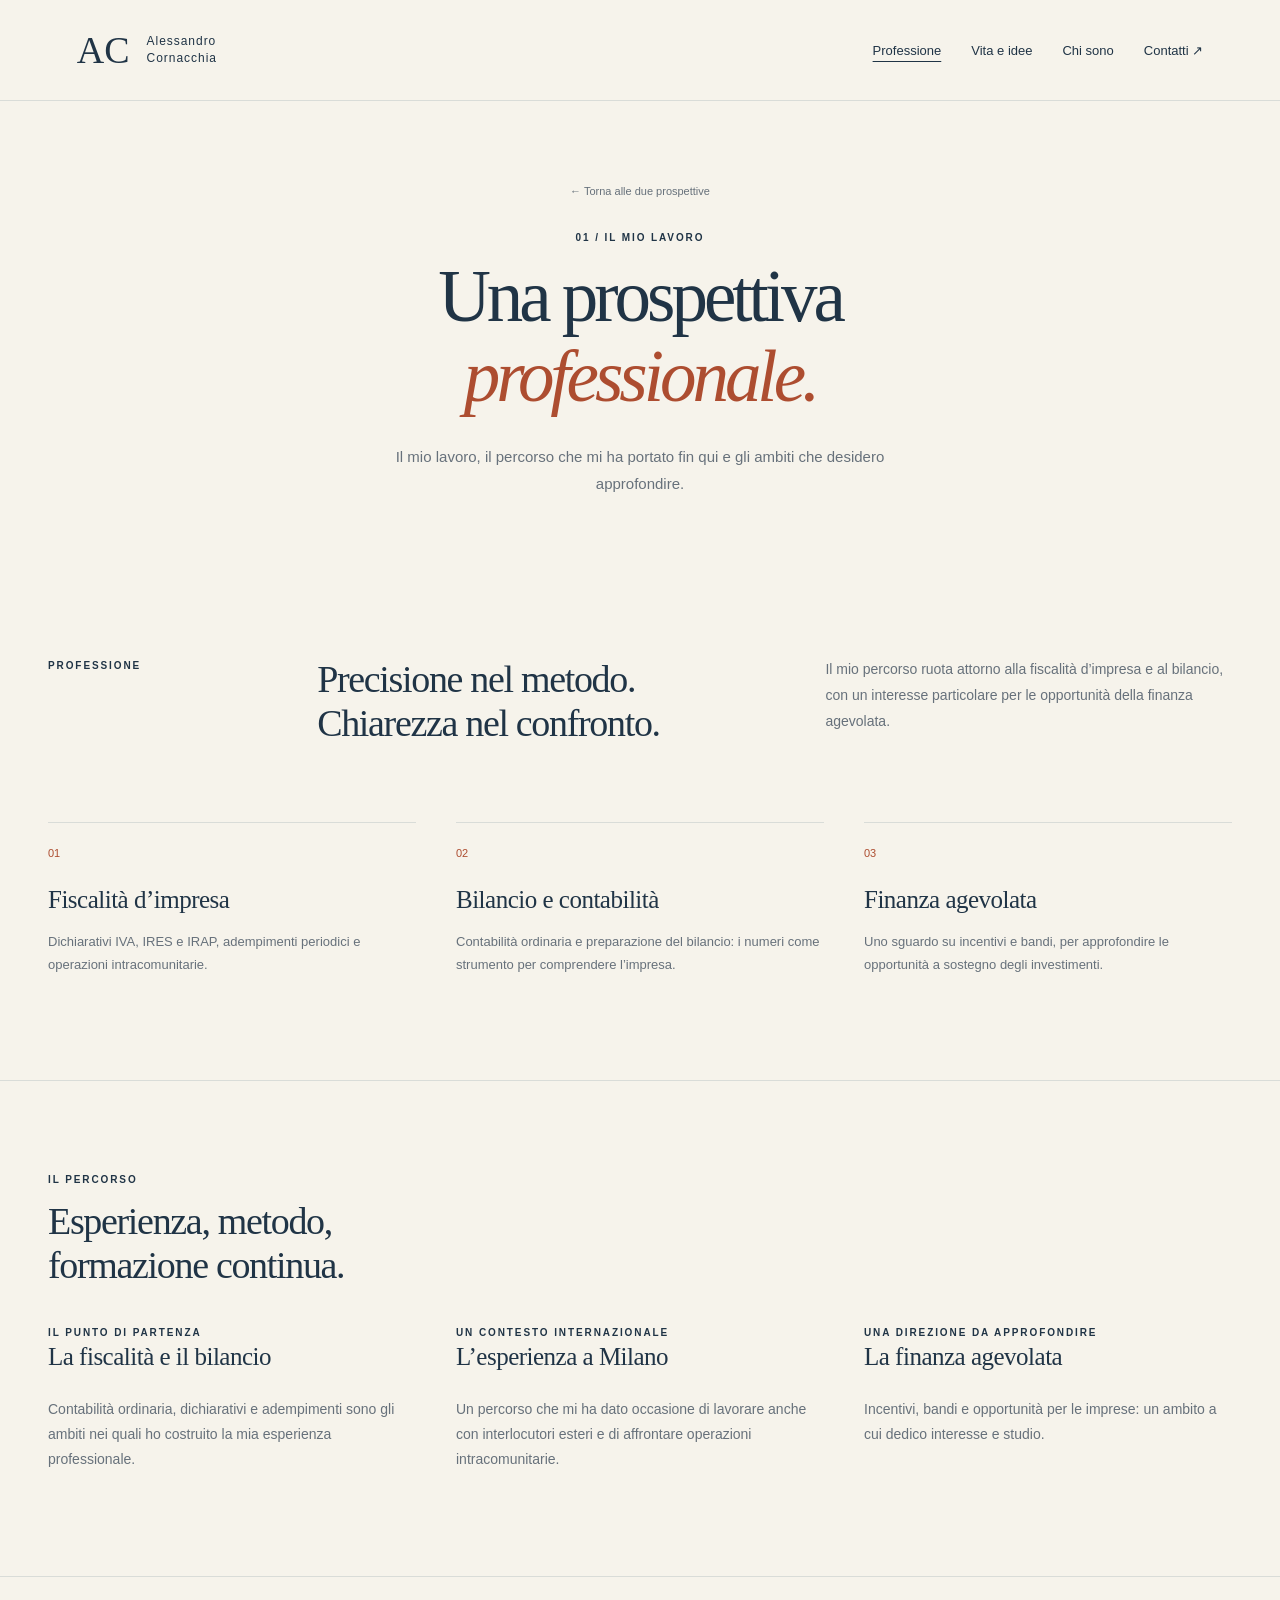
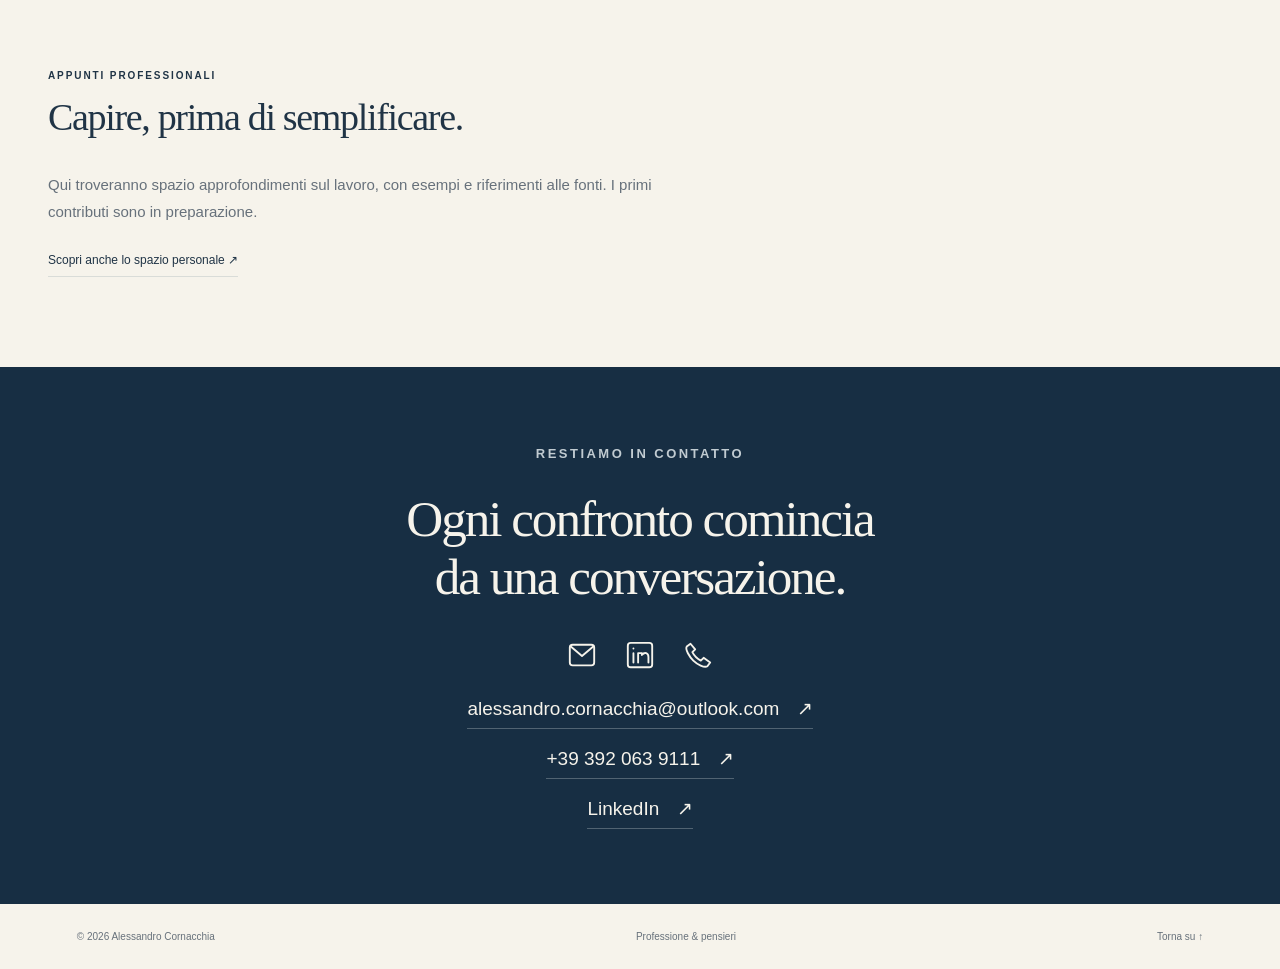
<file: public/professione.html>
<!doctype html>
<html lang="it"><head><meta charset="utf-8"><meta name="viewport" content="width=device-width,initial-scale=1"><meta name="description" content="Il percorso professionale di Alessandro Cornacchia: fiscalità, bilancio e finanza agevolata."><meta name="theme-color" content="#172e43"><title>Una prospettiva professionale — Alessandro Cornacchia</title><link rel="icon" href="assets/favicon.svg"><style>:root{--navy:#172e43;--cream:#f6f3eb;--ink:#203446;--muted:#67717b;--line:#d9dcd8;--orange:#ad4d30}*{box-sizing:border-box}html{scroll-behavior:smooth;scroll-padding-top:24px}body{margin:0;color:var(--ink);background:var(--cream);font-family:Arial,Helvetica,sans-serif}a{color:inherit;text-decoration:none}button{font:inherit}header{max-width:1440px;margin:auto;padding:28px 6%;display:flex;align-items:center;justify-content:space-between;border-bottom:1px solid var(--line)}.brand{font-family:Georgia,serif;font-size:38px;display:flex;align-items:center;gap:17px}.brand span{font:12px/1.45 Arial,sans-serif;letter-spacing:.08em}nav{display:flex;gap:30px;font-size:13px}nav a:hover{text-decoration:underline;text-underline-offset:6px}.intro{max-width:1050px;margin:auto;text-align:center;padding:80px 20px 60px}.eyebrow{text-transform:uppercase;font-size:10px;letter-spacing:.19em;font-weight:600;line-height:1.8}h1,h2,h3,p{margin-top:0}h1{font:clamp(44px,5.7vw,80px)/1.09 Georgia,serif;letter-spacing:-.055em;margin-bottom:27px}h1 em{font-weight:400;color:var(--orange)}.lead{font-size:15px;line-height:1.8;color:var(--muted);max-width:550px;margin:0 auto}.split{max-width:1280px;margin:0 auto;display:grid;grid-template-columns:1fr 1fr}.split>a{min-height:420px;padding:48px;position:relative;overflow:hidden}.professional{background:var(--navy);color:#fff}.personal{background:#e8d7bd;color:#273d43}.split h2{font:46px/1.06 Georgia,serif;letter-spacing:-.03em;margin:38px 0 20px;position:relative;z-index:1}.split p{font-size:13px;line-height:1.7;position:relative;z-index:1}.explore{display:flex;align-items:center;justify-content:space-between;border-top:1px solid #ffffff40;margin-top:44px;padding-top:17px;font-size:12px;position:relative;z-index:1}.personal .explore{border-color:#273d4340}.explore b{font-size:26px;font-weight:400}.art-grid{position:absolute;right:-55px;top:40px;width:250px;height:280px;display:grid;grid-template-columns:repeat(3,1fr);opacity:.19;transform:rotate(-12deg)}.art-grid i{border:1px solid #fff;border-radius:80px 80px 0 0}.orbit{position:absolute;right:-100px;top:50px;width:310px;height:310px}.orbit i{position:absolute;inset:0;border:1px solid #6c5a3c40;border-radius:50%;transform:scaleX(.6) rotate(30deg)}.orbit i:nth-child(2){transform:scaleX(.6) rotate(90deg)}.orbit i:nth-child(3){transform:scaleX(.6) rotate(150deg)}.section{max-width:1280px;margin:auto;padding:90px 48px;scroll-margin-top:15px}.section-heading{display:grid;grid-template-columns:1fr 2fr 1.7fr;gap:30px;align-items:start}.section h2{font:38px/1.16 Georgia,serif;letter-spacing:-.035em}.section-heading>p:last-child,.about p{font-size:14px;line-height:1.85;color:var(--muted)}.services{display:grid;grid-template-columns:repeat(3,1fr);gap:40px;margin-top:45px}.services article{border-top:1px solid var(--line);padding-top:20px}.services span{font-size:11px;color:var(--orange)}h3{font:25px/1.2 Georgia,serif;letter-spacing:-.02em}.services h3{margin:24px 0 15px}.services p,.posts article>p:not(.eyebrow){font-size:13px;line-height:1.8;color:var(--muted)}.journal{border-top:1px solid var(--line)}.journal-top{display:flex;justify-content:space-between;align-items:center}.journal-top>p{color:var(--muted);font-size:13px;line-height:1.7}.filters{display:flex;gap:8px;margin:18px 0 30px;flex-wrap:wrap}.filters button{border:1px solid var(--line);border-radius:24px;padding:10px 16px;background:transparent;color:var(--ink);font-size:11px;cursor:pointer}.filters button.active{background:var(--navy);color:white;border-color:var(--navy)}.posts{display:grid;grid-template-columns:repeat(3,1fr);gap:30px}.cover{height:240px;margin-bottom:23px;position:relative;overflow:hidden}.cover-one{background:#dde2dd;font:130px Georgia,serif;padding:37px}.cover-one span{font:12px Arial;position:absolute;bottom:20px;right:20px}.cover-two{background:#b5664b;display:grid;place-items:center}.cover-two:before,.cover-two:after{content:'';width:220px;height:220px;border:1px solid #f6f3eb60;border-radius:50%;position:absolute;left:30px;top:60px}.cover-two:after{left:90px;top:0}.cover-two span{font-size:120px;font-weight:100;color:#f6f3eb}.cover-three{background:var(--navy);color:#eee7d4;padding:28px}.cover-three span{font:bold 48px/.95 Arial;letter-spacing:-.055em}.posts .eyebrow{font-size:9px}.blog-note{margin:30px 0 0;font-size:12px;color:var(--muted)}.about{border-top:1px solid var(--line);display:grid;grid-template-columns:1fr 1.3fr;gap:90px;align-items:center}.monogram{background:#e5e7df;min-height:360px;font:150px/1 Georgia,serif;padding:45px;position:relative}.monogram span{display:block;text-align:right}.monogram small{position:absolute;bottom:25px;left:30px;font:10px Arial;letter-spacing:.16em;text-transform:uppercase}.contact{background:var(--navy);color:var(--cream);text-align:center;padding:75px 20px}.contact h2{font:clamp(34px,4vw,52px)/1.12 Georgia,serif;letter-spacing:-.04em;margin:25px 0}.contact>p:last-of-type{font-size:13px;color:#c1cbd1}.contact-link{display:inline-block;border-bottom:1px solid #9ba8b1;padding:12px;font-size:20px}.contact-link span{margin-left:30px}footer{padding:27px 6%;display:flex;justify-content:space-between;gap:20px;font-size:10px;color:var(--muted)}[hidden]{display:none!important}:focus-visible{outline:3px solid #d28b48;outline-offset:5px}.skip{position:fixed;top:-100px;background:white;padding:12px;z-index:5}.skip:focus{top:0}@media(prefers-reduced-motion:reduce){html{scroll-behavior:auto}}@media(max-width:800px){header{padding:22px 6%;align-items:flex-start;gap:20px}.brand{font-size:30px}.brand span{font-size:10px}nav{gap:14px;font-size:11px;flex-wrap:wrap;justify-content:flex-end;max-width:210px}.intro{padding:55px 20px 40px}.split{margin:0 20px}.split>a{padding:30px;min-height:380px}.split h2{font-size:35px}.section{padding:60px 30px}.section-heading{grid-template-columns:1fr}.section-heading h2{margin-bottom:0}.services{gap:25px}.services h3{font-size:21px}.posts{gap:18px}.cover{height:180px}.cover-one{font-size:90px;padding:30px 20px}.cover-three span{font-size:38px}.about{gap:35px}.monogram{font-size:110px;padding:30px;min-height:310px}}@media(max-width:560px){.split{grid-template-columns:1fr}.split>a{min-height:350px}.services,.posts,.about{grid-template-columns:1fr}.section h2{font-size:34px}.journal-top{display:block}.journal-top>p{margin:12px 0 25px}.cover{height:240px}.cover-one{font-size:130px}.cover-three span{font-size:55px}.monogram{max-width:400px}.services{margin-top:25px}footer{flex-wrap:wrap}footer>span:nth-child(2){display:none}}

/* Pagine interne e contatti */
nav a[aria-current="page"]{text-decoration:underline;text-underline-offset:6px}.contact-options{display:flex;flex-direction:column;align-items:center;gap:18px;margin-top:32px}.contact-options a{font-size:clamp(13px,2.7vw,19px);border-bottom:1px solid #ffffff40;padding-bottom:8px;overflow-wrap:anywhere}.contact-options span{margin-left:12px}.sr-only{position:absolute;width:1px;height:1px;padding:0;margin:-1px;overflow:hidden;clip:rect(0,0,0,0);white-space:nowrap;border:0}.back-link{display:inline-block;font-size:11px;color:var(--muted);margin-bottom:32px}.page-intro{padding-bottom:70px}.work-path{border-top:1px solid var(--line)}.path-grid{display:grid;grid-template-columns:repeat(3,1fr);gap:40px;margin-top:35px}.path-grid p,.chapter p,.story-banner p{font-size:14px;line-height:1.8;color:var(--muted)}.left{margin:0;max-width:650px}.text-link{display:inline-block;margin-top:28px;border-bottom:1px solid var(--line);padding-bottom:9px;font-size:12px}.story-banner{max-width:1280px;margin:auto;background:#e8d7bd;padding:60px 48px;position:relative;overflow:hidden}.story-banner h2{font:44px/1.12 Georgia,serif;letter-spacing:-.035em;margin-top:28px;position:relative;z-index:1}.story-banner p{max-width:510px;color:#4e5b5c;position:relative;z-index:1}.story-number{position:absolute;right:45px;top:25px;font:240px Georgia,serif;color:#273d4312}.chapter{display:grid;grid-template-columns:70px 1fr auto;gap:20px;border-top:1px solid var(--line);padding:30px 0;align-items:start}.chapter-no{font:32px Georgia,serif;color:var(--orange)}.chapter h3{font-size:29px;margin-bottom:10px}.chapter p{margin-bottom:0}.chapter .eyebrow{font-size:9px;margin-bottom:9px}.chapter-status{font-size:10px;color:var(--muted);padding-top:6px}.chapters .journal-top{margin-bottom:35px}@media(max-width:800px){.path-grid{grid-template-columns:1fr}.story-number{right:-30px}.chapter{grid-template-columns:45px 1fr}.chapter-status{grid-column:2;padding-top:0}.story-banner{margin:0 20px;padding:40px 30px}.story-banner h2{font-size:36px}}

.social-links{display:flex;justify-content:center;align-items:center;gap:14px;margin-top:28px}.social-links a{display:grid;place-items:center;width:44px;height:44px;border-radius:6px;color:var(--navy);transition:background .15s,color .15s}.social-links svg{width:30px;height:30px;fill:none;stroke:currentColor;stroke-width:2;stroke-linecap:round;stroke-linejoin:round}.social-links a:hover{background:var(--navy);color:var(--cream)}.contact .social-links a{color:var(--cream)}.contact .social-links a:hover{background:var(--cream);color:var(--navy)}.contact .contact-options{margin-top:20px}@media(prefers-reduced-motion:reduce){.social-links a{transition:none}}

/* Racconti del blog */
.blog-article{max-width:960px;margin:auto;padding:55px 28px 80px}.article-heading{display:block;text-align:center;padding:0 0 35px;border-bottom:1px solid var(--line)}.article-heading h1{font-size:clamp(48px,7vw,82px);margin:25px 0 20px}.article-subtitle{font:italic 24px/1.5 Georgia,serif;color:var(--orange)}.article-meta{display:flex;justify-content:center;flex-wrap:wrap;gap:10px 24px;font-size:11px;color:var(--muted);line-height:1.6}.article-body{max-width:690px;margin:45px auto}.article-body p{font:18px/1.9 Georgia,serif;margin-bottom:25px;color:var(--ink)}.article-body p:first-child{font-size:21px;line-height:1.75}.article-body .article-pause{font-size:25px;font-style:italic;color:var(--orange);border-left:2px solid var(--orange);padding-left:24px;margin:40px 0}.article-end{max-width:690px;margin:auto;border-top:1px solid var(--line);padding-top:28px;display:flex;gap:20px;flex-wrap:wrap;align-items:center}.article-end .text-link{margin-top:0}.featured-post{display:grid;grid-template-columns:1fr 1.3fr;border-top:1px solid var(--line);border-bottom:1px solid var(--line);margin-top:35px}.featured-type{background:var(--navy);color:var(--cream);padding:45px;font:48px/1.15 Georgia,serif;min-height:280px}.featured-type em{color:#e8d7bd}.featured-type>span{display:block;font:11px Arial,sans-serif;letter-spacing:.2em;margin-top:35px}.featured-copy{padding:35px 40px}.featured-copy h3{font-size:34px;margin-bottom:10px}.featured-copy>p{font-size:14px;line-height:1.8;color:var(--muted)}.featured-copy .featured-subtitle{font:italic 20px/1.5 Georgia,serif;color:var(--orange)}.featured-post:hover h3{text-decoration:underline;text-underline-offset:5px}.published-posts{padding-bottom:50px}@media(max-width:600px){.featured-post{grid-template-columns:1fr}.featured-type{font-size:40px;min-height:220px;padding:30px}.featured-copy{padding:30px 20px}.article-body p{font-size:17px}.article-body p:first-child{font-size:19px}.article-subtitle{font-size:21px}.blog-article{padding:35px 22px 55px}}

.story-photo{margin:40px 0 45px}.story-photo a{display:block}.story-photo img{display:block;width:100%;height:auto;max-height:820px;object-fit:contain;background:#ebe8e0}.story-photo figcaption{font:12px/1.6 Arial,sans-serif;color:var(--muted);margin-top:12px;text-align:center}.story-photo a:hover{opacity:.96}@media(max-width:600px){.story-photo{margin:30px 0}.story-photo figcaption{font-size:11px}}

/* Dimensioni compatte del post */
.blog-article{max-width:820px;padding:36px 24px 55px}.article-heading{padding-bottom:24px}.article-heading h1{font-size:clamp(36px,5vw,54px);margin:18px 0 12px;letter-spacing:-.04em}.article-subtitle{font-size:20px}.article-body{max-width:650px;margin:30px auto}.article-body p{font-size:16px;line-height:1.75;margin-bottom:20px}.article-body p:first-child{font-size:17px;line-height:1.75}.article-body .article-pause{font-size:21px;margin:28px 0;padding-left:18px}.story-photo{max-width:560px;margin:28px auto 34px}.story-photo img{width:100%;height:auto;max-height:420px;object-fit:contain;background:transparent}.story-photo figcaption{font-size:11px;margin-top:8px}.article-end{max-width:650px}.featured-type{font-size:38px;min-height:230px;padding:32px}.featured-copy h3{font-size:29px}@media(max-width:600px){.blog-article{padding:26px 20px 40px}.article-heading h1{font-size:38px}.article-subtitle{font-size:18px}.article-body p,.article-body p:first-child{font-size:16px;line-height:1.7}.story-photo img{max-height:340px}.story-photo{margin:24px auto 28px}}

/* Intestazione editoriale e fotografie contenute */
.blog-article>.article-heading{max-width:700px;margin:0 auto;padding:8px 0 28px;text-align:center;border-bottom:1px solid #cbd0d2}.blog-article .article-heading h1{font:normal clamp(38px,5vw,52px)/1.12 Georgia,serif;letter-spacing:-.035em;margin:20px 0 14px;color:#172e43}.blog-article .article-subtitle{font:normal 20px/1.5 Georgia,serif;color:#694b3e;letter-spacing:0;margin:0 auto 24px;max-width:550px}.blog-article .article-meta{display:flex;justify-content:center;align-items:center;flex-wrap:wrap;gap:12px 22px;font:normal 13px/1.6 Arial,Helvetica,sans-serif;color:#44515d;letter-spacing:0}.article-meta>span,.article-meta>time{display:inline-block;white-space:nowrap}.blog-article .story-photo{width:100%;max-width:460px;margin:28px auto 32px}.blog-article .story-photo img{display:block;width:auto;max-width:100%;height:auto;max-height:340px;margin:0 auto;object-fit:contain;background:transparent}.blog-article .story-photo figcaption{font:normal 12px/1.6 Arial,sans-serif;color:#52606a;text-align:center;margin:10px auto 0;max-width:420px}@media(max-width:600px){.blog-article .article-heading h1{font-size:38px}.blog-article .article-subtitle{font-size:18px;margin-bottom:20px}.blog-article .article-meta{font-size:13px;gap:7px 16px}.article-meta>span:first-child{flex-basis:100%}.blog-article .story-photo{max-width:340px}.blog-article .story-photo img{max-height:290px}}

/* Impaginazione definitiva del racconto */
.blog-article>.article-heading{display:block;position:static;background:transparent;border-bottom:1px solid #cbd0d2;padding:0 0 28px}
.blog-article .article-heading h1{font:normal 44px/1.15 Georgia,serif;margin:20px 0 12px;text-align:center}
.blog-article .article-subtitle{font:normal 20px/1.5 Georgia,serif;text-align:center;color:#694b3e;margin:0 0 24px}
.blog-article .article-meta{display:block;text-align:center;font:14px/1.8 Arial,sans-serif;color:#344454}
.blog-article .article-meta .post-author{display:block;margin-bottom:10px}
.blog-article .post-details{display:flex;justify-content:center;gap:12px 24px;flex-wrap:wrap}
.blog-article .post-details span{white-space:normal}
.blog-article .story-photo{width:min(100%,380px);margin:30px auto}
.blog-article .story-photo img{width:auto;max-width:100%;height:auto;max-height:280px;margin:0 auto}
@media(max-width:600px){.blog-article .article-heading h1{font-size:36px}.blog-article .article-subtitle{font-size:18px}.blog-article .post-details{flex-direction:column;gap:4px}.blog-article .story-photo{max-width:300px}.blog-article .story-photo img{max-height:250px}}
</style></head>
<body><a class="skip" href="#main">Vai al contenuto</a><header><a class="brand" href="index.html">AC<span>Alessandro<br>Cornacchia</span></a><nav aria-label="Navigazione principale"><a href="professione.html" aria-current="page">Professione</a><a href="vita-e-idee.html">Vita e idee</a><a href="index.html#chi-sono">Chi sono</a><a href="#contatti">Contatti <span aria-hidden="true">↗</span></a></nav></header><main id="main"><section class="intro page-intro"><a class="back-link" href="index.html">← Torna alle due prospettive</a><p class="eyebrow">01 / Il mio lavoro</p><h1>Una prospettiva<br><em>professionale.</em></h1><p class="lead">Il mio lavoro, il percorso che mi ha portato fin qui e gli ambiti che desidero approfondire.</p></section><section id="professione" class="section"><div class="section-heading"><p class="eyebrow">Professione</p><h2>Precisione nel metodo.<br>Chiarezza nel confronto.</h2><p>Il mio percorso ruota attorno alla fiscalità d’impresa e al bilancio, con un interesse particolare per le opportunità della finanza agevolata.</p></div><div class="services"><article><span>01</span><h3>Fiscalità d’impresa</h3><p>Dichiarativi IVA, IRES e IRAP, adempimenti periodici e operazioni intracomunitarie.</p></article><article><span>02</span><h3>Bilancio e contabilità</h3><p>Contabilità ordinaria e preparazione del bilancio: i numeri come strumento per comprendere l’impresa.</p></article><article><span>03</span><h3>Finanza agevolata</h3><p>Uno sguardo su incentivi e bandi, per approfondire le opportunità a sostegno degli investimenti.</p></article></div></section><section class="section work-path"><p class="eyebrow">Il percorso</p><h2>Esperienza, metodo,<br>formazione continua.</h2><div class="path-grid"><article><span class="eyebrow">Il punto di partenza</span><h3>La fiscalità e il bilancio</h3><p>Contabilità ordinaria, dichiarativi e adempimenti sono gli ambiti nei quali ho costruito la mia esperienza professionale.</p></article><article><span class="eyebrow">Un contesto internazionale</span><h3>L’esperienza a Milano</h3><p>Un percorso che mi ha dato occasione di lavorare anche con interlocutori esteri e di affrontare operazioni intracomunitarie.</p></article><article><span class="eyebrow">Una direzione da approfondire</span><h3>La finanza agevolata</h3><p>Incentivi, bandi e opportunità per le imprese: un ambito a cui dedico interesse e studio.</p></article></div></section><section class="section journal"><p class="eyebrow">Appunti professionali</p><h2>Capire, prima di semplificare.</h2><p class="lead left">Qui troveranno spazio approfondimenti sul lavoro, con esempi e riferimenti alle fonti. I primi contributi sono in preparazione.</p><a class="text-link" href="vita-e-idee.html">Scopri anche lo spazio personale ↗</a></section><section id="contatti" class="contact"><p class="eyebrow">Restiamo in contatto</p><h2>Ogni confronto comincia<br>da una conversazione.</h2><div class="social-links" aria-label="Contatti di Alessandro Cornacchia"><a href="mailto:alessandro.cornacchia@outlook.com" aria-label="Scrivimi via email" title="Email"><svg viewBox="0 0 32 32" aria-hidden="true" focusable="false"><rect x="3" y="5" width="26" height="22" rx="3"/><path d="m4 7 12 10L28 7"/></svg></a><a href="https://www.linkedin.com/in/alessandro-cornacchia-2997b2155/" target="_blank" rel="noopener noreferrer" aria-label="Profilo LinkedIn (nuova scheda)" title="LinkedIn"><svg viewBox="0 0 32 32" aria-hidden="true" focusable="false"><rect x="3" y="3" width="26" height="26" rx="3"/><path d="M9 14v10M14 24V14h4v2c3-4 7-2 7 2v6M9 9v.1"/></svg></a><a href="tel:+393920639111" aria-label="Chiama il numero +39 392 063 9111" title="Telefono"><svg viewBox="0 0 32 32" aria-hidden="true" focusable="false"><path d="M8 4 4 7c-2 3 3 11 7 15s12 8 15 6l3-4-7-5-3 3c-4-2-7-5-9-9l3-3Z"/></svg></a></div><div class="contact-options"><a href="mailto:alessandro.cornacchia@outlook.com">alessandro.cornacchia@outlook.com <span aria-hidden="true">↗</span></a><a href="tel:+393920639111">+39 392 063 9111 <span aria-hidden="true">↗</span></a><a href="https://www.linkedin.com/in/alessandro-cornacchia-2997b2155/" target="_blank" rel="noopener noreferrer">LinkedIn <span aria-hidden="true">↗</span><span class="sr-only"> (si apre in una nuova scheda)</span></a></div></section></main><footer><span>© <span id="year">2026</span> Alessandro Cornacchia</span><span>Professione & pensieri</span><a href="#">Torna su ↑</a></footer><script src="assets/config.js"></script><script src="assets/app.js"></script></body></html>
</file>
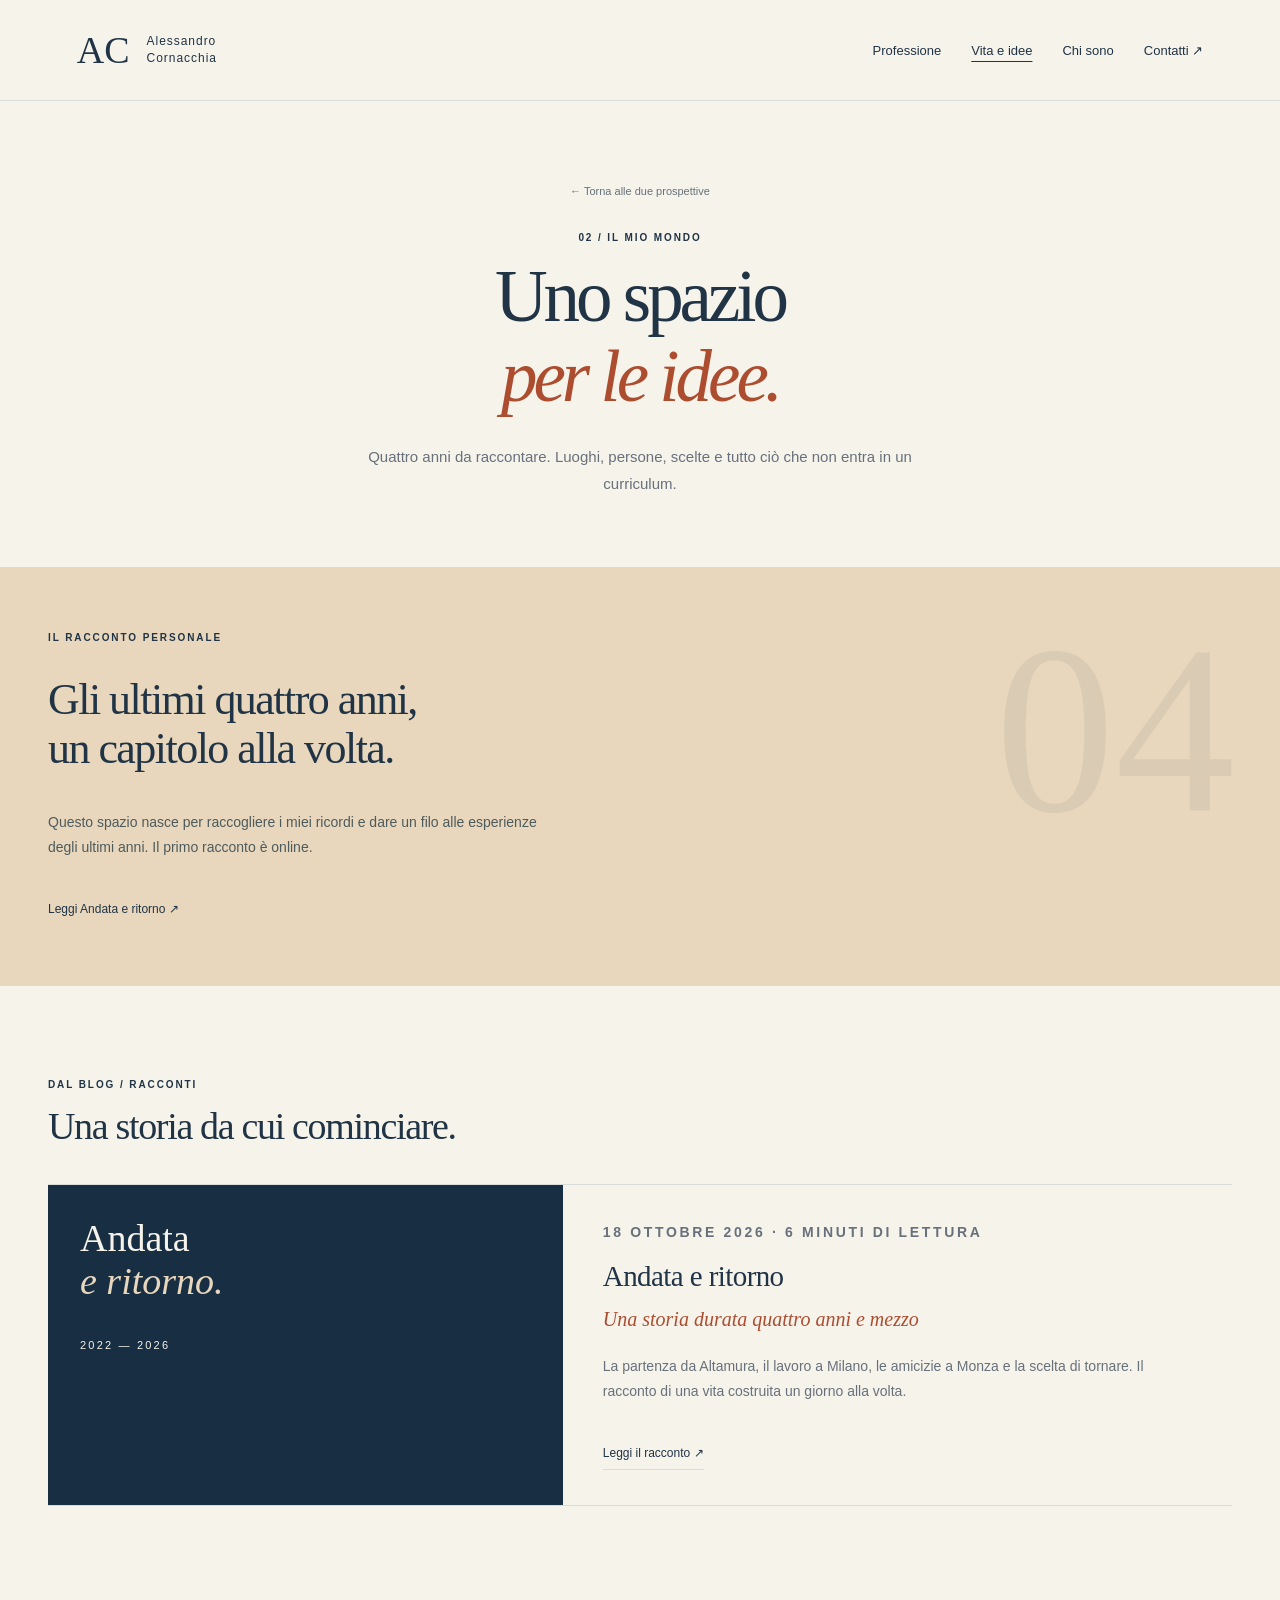
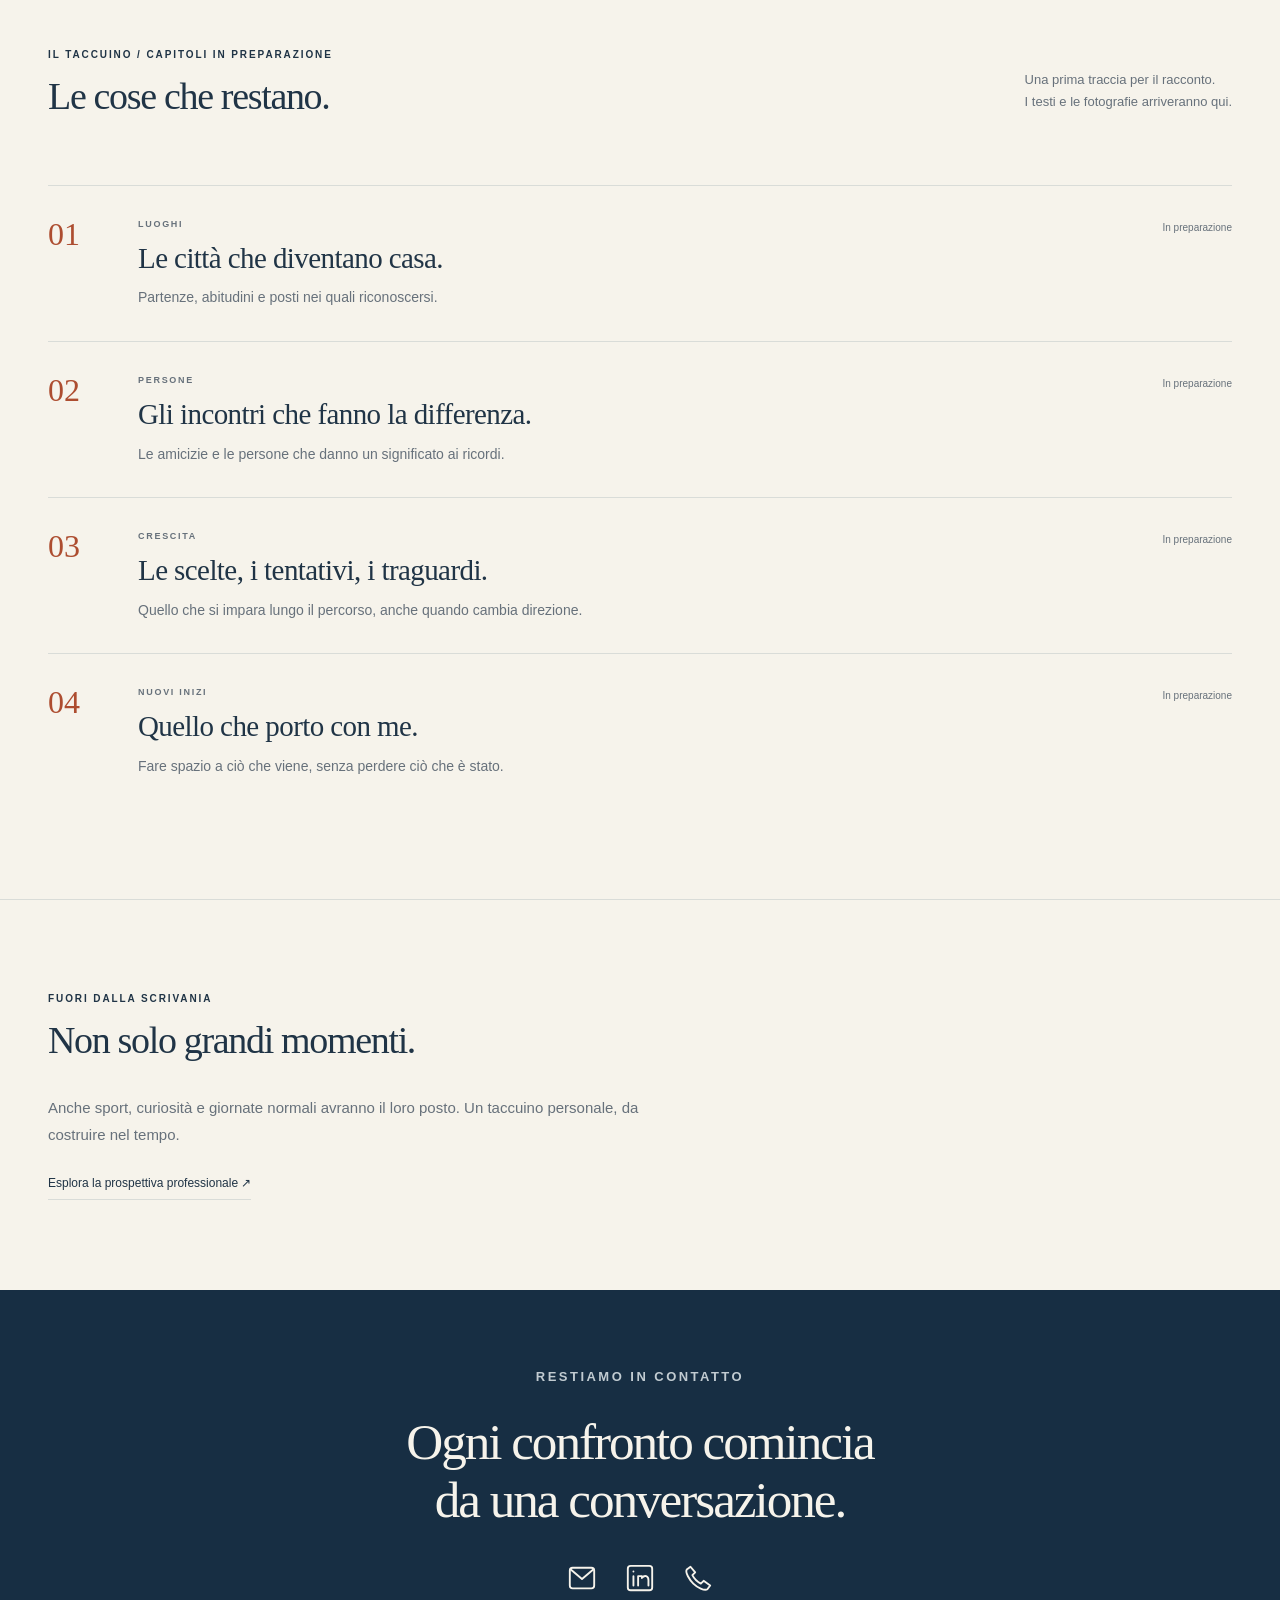
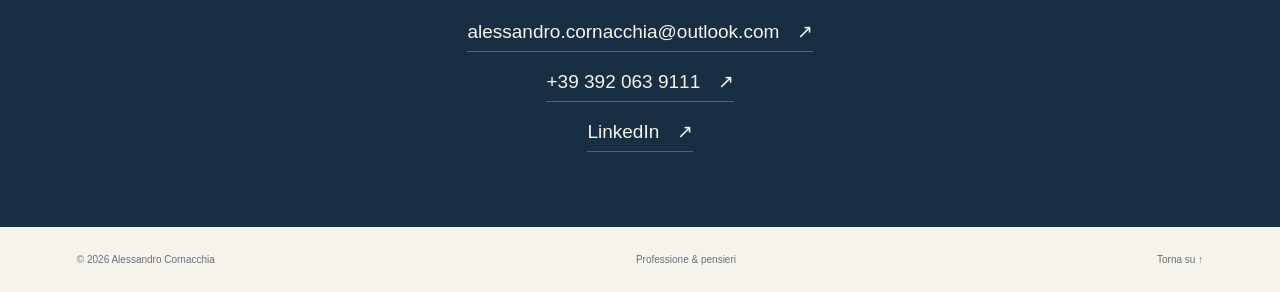
<file: public/vita-e-idee.html>
<!doctype html>
<html lang="it"><head><meta charset="utf-8"><meta name="viewport" content="width=device-width,initial-scale=1"><meta name="description" content="Uno spazio personale di Alessandro Cornacchia per raccontare gli ultimi quattro anni, tra luoghi, persone e nuovi inizi."><meta name="theme-color" content="#172e43"><title>Uno spazio per le idee — Alessandro Cornacchia</title><link rel="icon" href="assets/favicon.svg"><style>:root{--navy:#172e43;--cream:#f6f3eb;--ink:#203446;--muted:#67717b;--line:#d9dcd8;--orange:#ad4d30}*{box-sizing:border-box}html{scroll-behavior:smooth;scroll-padding-top:24px}body{margin:0;color:var(--ink);background:var(--cream);font-family:Arial,Helvetica,sans-serif}a{color:inherit;text-decoration:none}button{font:inherit}header{max-width:1440px;margin:auto;padding:28px 6%;display:flex;align-items:center;justify-content:space-between;border-bottom:1px solid var(--line)}.brand{font-family:Georgia,serif;font-size:38px;display:flex;align-items:center;gap:17px}.brand span{font:12px/1.45 Arial,sans-serif;letter-spacing:.08em}nav{display:flex;gap:30px;font-size:13px}nav a:hover{text-decoration:underline;text-underline-offset:6px}.intro{max-width:1050px;margin:auto;text-align:center;padding:80px 20px 60px}.eyebrow{text-transform:uppercase;font-size:10px;letter-spacing:.19em;font-weight:600;line-height:1.8}h1,h2,h3,p{margin-top:0}h1{font:clamp(44px,5.7vw,80px)/1.09 Georgia,serif;letter-spacing:-.055em;margin-bottom:27px}h1 em{font-weight:400;color:var(--orange)}.lead{font-size:15px;line-height:1.8;color:var(--muted);max-width:550px;margin:0 auto}.split{max-width:1280px;margin:0 auto;display:grid;grid-template-columns:1fr 1fr}.split>a{min-height:420px;padding:48px;position:relative;overflow:hidden}.professional{background:var(--navy);color:#fff}.personal{background:#e8d7bd;color:#273d43}.split h2{font:46px/1.06 Georgia,serif;letter-spacing:-.03em;margin:38px 0 20px;position:relative;z-index:1}.split p{font-size:13px;line-height:1.7;position:relative;z-index:1}.explore{display:flex;align-items:center;justify-content:space-between;border-top:1px solid #ffffff40;margin-top:44px;padding-top:17px;font-size:12px;position:relative;z-index:1}.personal .explore{border-color:#273d4340}.explore b{font-size:26px;font-weight:400}.art-grid{position:absolute;right:-55px;top:40px;width:250px;height:280px;display:grid;grid-template-columns:repeat(3,1fr);opacity:.19;transform:rotate(-12deg)}.art-grid i{border:1px solid #fff;border-radius:80px 80px 0 0}.orbit{position:absolute;right:-100px;top:50px;width:310px;height:310px}.orbit i{position:absolute;inset:0;border:1px solid #6c5a3c40;border-radius:50%;transform:scaleX(.6) rotate(30deg)}.orbit i:nth-child(2){transform:scaleX(.6) rotate(90deg)}.orbit i:nth-child(3){transform:scaleX(.6) rotate(150deg)}.section{max-width:1280px;margin:auto;padding:90px 48px;scroll-margin-top:15px}.section-heading{display:grid;grid-template-columns:1fr 2fr 1.7fr;gap:30px;align-items:start}.section h2{font:38px/1.16 Georgia,serif;letter-spacing:-.035em}.section-heading>p:last-child,.about p{font-size:14px;line-height:1.85;color:var(--muted)}.services{display:grid;grid-template-columns:repeat(3,1fr);gap:40px;margin-top:45px}.services article{border-top:1px solid var(--line);padding-top:20px}.services span{font-size:11px;color:var(--orange)}h3{font:25px/1.2 Georgia,serif;letter-spacing:-.02em}.services h3{margin:24px 0 15px}.services p,.posts article>p:not(.eyebrow){font-size:13px;line-height:1.8;color:var(--muted)}.journal{border-top:1px solid var(--line)}.journal-top{display:flex;justify-content:space-between;align-items:center}.journal-top>p{color:var(--muted);font-size:13px;line-height:1.7}.filters{display:flex;gap:8px;margin:18px 0 30px;flex-wrap:wrap}.filters button{border:1px solid var(--line);border-radius:24px;padding:10px 16px;background:transparent;color:var(--ink);font-size:11px;cursor:pointer}.filters button.active{background:var(--navy);color:white;border-color:var(--navy)}.posts{display:grid;grid-template-columns:repeat(3,1fr);gap:30px}.cover{height:240px;margin-bottom:23px;position:relative;overflow:hidden}.cover-one{background:#dde2dd;font:130px Georgia,serif;padding:37px}.cover-one span{font:12px Arial;position:absolute;bottom:20px;right:20px}.cover-two{background:#b5664b;display:grid;place-items:center}.cover-two:before,.cover-two:after{content:'';width:220px;height:220px;border:1px solid #f6f3eb60;border-radius:50%;position:absolute;left:30px;top:60px}.cover-two:after{left:90px;top:0}.cover-two span{font-size:120px;font-weight:100;color:#f6f3eb}.cover-three{background:var(--navy);color:#eee7d4;padding:28px}.cover-three span{font:bold 48px/.95 Arial;letter-spacing:-.055em}.posts .eyebrow{font-size:9px}.blog-note{margin:30px 0 0;font-size:12px;color:var(--muted)}.about{border-top:1px solid var(--line);display:grid;grid-template-columns:1fr 1.3fr;gap:90px;align-items:center}.monogram{background:#e5e7df;min-height:360px;font:150px/1 Georgia,serif;padding:45px;position:relative}.monogram span{display:block;text-align:right}.monogram small{position:absolute;bottom:25px;left:30px;font:10px Arial;letter-spacing:.16em;text-transform:uppercase}.contact{background:var(--navy);color:var(--cream);text-align:center;padding:75px 20px}.contact h2{font:clamp(34px,4vw,52px)/1.12 Georgia,serif;letter-spacing:-.04em;margin:25px 0}.contact>p:last-of-type{font-size:13px;color:#c1cbd1}.contact-link{display:inline-block;border-bottom:1px solid #9ba8b1;padding:12px;font-size:20px}.contact-link span{margin-left:30px}footer{padding:27px 6%;display:flex;justify-content:space-between;gap:20px;font-size:10px;color:var(--muted)}[hidden]{display:none!important}:focus-visible{outline:3px solid #d28b48;outline-offset:5px}.skip{position:fixed;top:-100px;background:white;padding:12px;z-index:5}.skip:focus{top:0}@media(prefers-reduced-motion:reduce){html{scroll-behavior:auto}}@media(max-width:800px){header{padding:22px 6%;align-items:flex-start;gap:20px}.brand{font-size:30px}.brand span{font-size:10px}nav{gap:14px;font-size:11px;flex-wrap:wrap;justify-content:flex-end;max-width:210px}.intro{padding:55px 20px 40px}.split{margin:0 20px}.split>a{padding:30px;min-height:380px}.split h2{font-size:35px}.section{padding:60px 30px}.section-heading{grid-template-columns:1fr}.section-heading h2{margin-bottom:0}.services{gap:25px}.services h3{font-size:21px}.posts{gap:18px}.cover{height:180px}.cover-one{font-size:90px;padding:30px 20px}.cover-three span{font-size:38px}.about{gap:35px}.monogram{font-size:110px;padding:30px;min-height:310px}}@media(max-width:560px){.split{grid-template-columns:1fr}.split>a{min-height:350px}.services,.posts,.about{grid-template-columns:1fr}.section h2{font-size:34px}.journal-top{display:block}.journal-top>p{margin:12px 0 25px}.cover{height:240px}.cover-one{font-size:130px}.cover-three span{font-size:55px}.monogram{max-width:400px}.services{margin-top:25px}footer{flex-wrap:wrap}footer>span:nth-child(2){display:none}}

/* Pagine interne e contatti */
nav a[aria-current="page"]{text-decoration:underline;text-underline-offset:6px}.contact-options{display:flex;flex-direction:column;align-items:center;gap:18px;margin-top:32px}.contact-options a{font-size:clamp(13px,2.7vw,19px);border-bottom:1px solid #ffffff40;padding-bottom:8px;overflow-wrap:anywhere}.contact-options span{margin-left:12px}.sr-only{position:absolute;width:1px;height:1px;padding:0;margin:-1px;overflow:hidden;clip:rect(0,0,0,0);white-space:nowrap;border:0}.back-link{display:inline-block;font-size:11px;color:var(--muted);margin-bottom:32px}.page-intro{padding-bottom:70px}.work-path{border-top:1px solid var(--line)}.path-grid{display:grid;grid-template-columns:repeat(3,1fr);gap:40px;margin-top:35px}.path-grid p,.chapter p,.story-banner p{font-size:14px;line-height:1.8;color:var(--muted)}.left{margin:0;max-width:650px}.text-link{display:inline-block;margin-top:28px;border-bottom:1px solid var(--line);padding-bottom:9px;font-size:12px}.story-banner{max-width:1280px;margin:auto;background:#e8d7bd;padding:60px 48px;position:relative;overflow:hidden}.story-banner h2{font:44px/1.12 Georgia,serif;letter-spacing:-.035em;margin-top:28px;position:relative;z-index:1}.story-banner p{max-width:510px;color:#4e5b5c;position:relative;z-index:1}.story-number{position:absolute;right:45px;top:25px;font:240px Georgia,serif;color:#273d4312}.chapter{display:grid;grid-template-columns:70px 1fr auto;gap:20px;border-top:1px solid var(--line);padding:30px 0;align-items:start}.chapter-no{font:32px Georgia,serif;color:var(--orange)}.chapter h3{font-size:29px;margin-bottom:10px}.chapter p{margin-bottom:0}.chapter .eyebrow{font-size:9px;margin-bottom:9px}.chapter-status{font-size:10px;color:var(--muted);padding-top:6px}.chapters .journal-top{margin-bottom:35px}@media(max-width:800px){.path-grid{grid-template-columns:1fr}.story-number{right:-30px}.chapter{grid-template-columns:45px 1fr}.chapter-status{grid-column:2;padding-top:0}.story-banner{margin:0 20px;padding:40px 30px}.story-banner h2{font-size:36px}}

.social-links{display:flex;justify-content:center;align-items:center;gap:14px;margin-top:28px}.social-links a{display:grid;place-items:center;width:44px;height:44px;border-radius:6px;color:var(--navy);transition:background .15s,color .15s}.social-links svg{width:30px;height:30px;fill:none;stroke:currentColor;stroke-width:2;stroke-linecap:round;stroke-linejoin:round}.social-links a:hover{background:var(--navy);color:var(--cream)}.contact .social-links a{color:var(--cream)}.contact .social-links a:hover{background:var(--cream);color:var(--navy)}.contact .contact-options{margin-top:20px}@media(prefers-reduced-motion:reduce){.social-links a{transition:none}}

/* Racconti del blog */
.blog-article{max-width:960px;margin:auto;padding:55px 28px 80px}.article-heading{display:block;text-align:center;padding:0 0 35px;border-bottom:1px solid var(--line)}.article-heading h1{font-size:clamp(48px,7vw,82px);margin:25px 0 20px}.article-subtitle{font:italic 24px/1.5 Georgia,serif;color:var(--orange)}.article-meta{display:flex;justify-content:center;flex-wrap:wrap;gap:10px 24px;font-size:11px;color:var(--muted);line-height:1.6}.article-body{max-width:690px;margin:45px auto}.article-body p{font:18px/1.9 Georgia,serif;margin-bottom:25px;color:var(--ink)}.article-body p:first-child{font-size:21px;line-height:1.75}.article-body .article-pause{font-size:25px;font-style:italic;color:var(--orange);border-left:2px solid var(--orange);padding-left:24px;margin:40px 0}.article-end{max-width:690px;margin:auto;border-top:1px solid var(--line);padding-top:28px;display:flex;gap:20px;flex-wrap:wrap;align-items:center}.article-end .text-link{margin-top:0}.featured-post{display:grid;grid-template-columns:1fr 1.3fr;border-top:1px solid var(--line);border-bottom:1px solid var(--line);margin-top:35px}.featured-type{background:var(--navy);color:var(--cream);padding:45px;font:48px/1.15 Georgia,serif;min-height:280px}.featured-type em{color:#e8d7bd}.featured-type>span{display:block;font:11px Arial,sans-serif;letter-spacing:.2em;margin-top:35px}.featured-copy{padding:35px 40px}.featured-copy h3{font-size:34px;margin-bottom:10px}.featured-copy>p{font-size:14px;line-height:1.8;color:var(--muted)}.featured-copy .featured-subtitle{font:italic 20px/1.5 Georgia,serif;color:var(--orange)}.featured-post:hover h3{text-decoration:underline;text-underline-offset:5px}.published-posts{padding-bottom:50px}@media(max-width:600px){.featured-post{grid-template-columns:1fr}.featured-type{font-size:40px;min-height:220px;padding:30px}.featured-copy{padding:30px 20px}.article-body p{font-size:17px}.article-body p:first-child{font-size:19px}.article-subtitle{font-size:21px}.blog-article{padding:35px 22px 55px}}

.story-photo{margin:40px 0 45px}.story-photo a{display:block}.story-photo img{display:block;width:100%;height:auto;max-height:820px;object-fit:contain;background:#ebe8e0}.story-photo figcaption{font:12px/1.6 Arial,sans-serif;color:var(--muted);margin-top:12px;text-align:center}.story-photo a:hover{opacity:.96}@media(max-width:600px){.story-photo{margin:30px 0}.story-photo figcaption{font-size:11px}}

/* Dimensioni compatte del post */
.blog-article{max-width:820px;padding:36px 24px 55px}.article-heading{padding-bottom:24px}.article-heading h1{font-size:clamp(36px,5vw,54px);margin:18px 0 12px;letter-spacing:-.04em}.article-subtitle{font-size:20px}.article-body{max-width:650px;margin:30px auto}.article-body p{font-size:16px;line-height:1.75;margin-bottom:20px}.article-body p:first-child{font-size:17px;line-height:1.75}.article-body .article-pause{font-size:21px;margin:28px 0;padding-left:18px}.story-photo{max-width:560px;margin:28px auto 34px}.story-photo img{width:100%;height:auto;max-height:420px;object-fit:contain;background:transparent}.story-photo figcaption{font-size:11px;margin-top:8px}.article-end{max-width:650px}.featured-type{font-size:38px;min-height:230px;padding:32px}.featured-copy h3{font-size:29px}@media(max-width:600px){.blog-article{padding:26px 20px 40px}.article-heading h1{font-size:38px}.article-subtitle{font-size:18px}.article-body p,.article-body p:first-child{font-size:16px;line-height:1.7}.story-photo img{max-height:340px}.story-photo{margin:24px auto 28px}}

/* Intestazione editoriale e fotografie contenute */
.blog-article>.article-heading{max-width:700px;margin:0 auto;padding:8px 0 28px;text-align:center;border-bottom:1px solid #cbd0d2}.blog-article .article-heading h1{font:normal clamp(38px,5vw,52px)/1.12 Georgia,serif;letter-spacing:-.035em;margin:20px 0 14px;color:#172e43}.blog-article .article-subtitle{font:normal 20px/1.5 Georgia,serif;color:#694b3e;letter-spacing:0;margin:0 auto 24px;max-width:550px}.blog-article .article-meta{display:flex;justify-content:center;align-items:center;flex-wrap:wrap;gap:12px 22px;font:normal 13px/1.6 Arial,Helvetica,sans-serif;color:#44515d;letter-spacing:0}.article-meta>span,.article-meta>time{display:inline-block;white-space:nowrap}.blog-article .story-photo{width:100%;max-width:460px;margin:28px auto 32px}.blog-article .story-photo img{display:block;width:auto;max-width:100%;height:auto;max-height:340px;margin:0 auto;object-fit:contain;background:transparent}.blog-article .story-photo figcaption{font:normal 12px/1.6 Arial,sans-serif;color:#52606a;text-align:center;margin:10px auto 0;max-width:420px}@media(max-width:600px){.blog-article .article-heading h1{font-size:38px}.blog-article .article-subtitle{font-size:18px;margin-bottom:20px}.blog-article .article-meta{font-size:13px;gap:7px 16px}.article-meta>span:first-child{flex-basis:100%}.blog-article .story-photo{max-width:340px}.blog-article .story-photo img{max-height:290px}}

/* Impaginazione definitiva del racconto */
.blog-article>.article-heading{display:block;position:static;background:transparent;border-bottom:1px solid #cbd0d2;padding:0 0 28px}
.blog-article .article-heading h1{font:normal 44px/1.15 Georgia,serif;margin:20px 0 12px;text-align:center}
.blog-article .article-subtitle{font:normal 20px/1.5 Georgia,serif;text-align:center;color:#694b3e;margin:0 0 24px}
.blog-article .article-meta{display:block;text-align:center;font:14px/1.8 Arial,sans-serif;color:#344454}
.blog-article .article-meta .post-author{display:block;margin-bottom:10px}
.blog-article .post-details{display:flex;justify-content:center;gap:12px 24px;flex-wrap:wrap}
.blog-article .post-details span{white-space:normal}
.blog-article .story-photo{width:min(100%,380px);margin:30px auto}
.blog-article .story-photo img{width:auto;max-width:100%;height:auto;max-height:280px;margin:0 auto}
@media(max-width:600px){.blog-article .article-heading h1{font-size:36px}.blog-article .article-subtitle{font-size:18px}.blog-article .post-details{flex-direction:column;gap:4px}.blog-article .story-photo{max-width:300px}.blog-article .story-photo img{max-height:250px}}
</style></head>
<body><a class="skip" href="#main">Vai al contenuto</a><header><a class="brand" href="index.html">AC<span>Alessandro<br>Cornacchia</span></a><nav aria-label="Navigazione principale"><a href="professione.html">Professione</a><a href="vita-e-idee.html" aria-current="page">Vita e idee</a><a href="index.html#chi-sono">Chi sono</a><a href="#contatti">Contatti <span aria-hidden="true">↗</span></a></nav></header><main id="main"><section class="intro page-intro"><a class="back-link" href="index.html">← Torna alle due prospettive</a><p class="eyebrow">02 / Il mio mondo</p><h1>Uno spazio<br><em>per le idee.</em></h1><p class="lead">Quattro anni da raccontare. Luoghi, persone, scelte e tutto ciò che non entra in un curriculum.</p></section><section class="story-banner"><span class="eyebrow">Il racconto personale</span><h2>Gli ultimi quattro anni,<br>un capitolo alla volta.</h2><p>Questo spazio nasce per raccogliere i miei ricordi e dare un filo alle esperienze degli ultimi anni. Il primo racconto è online.</p><a href="andata-e-ritorno.html" class="text-link">Leggi Andata e ritorno ↗</a><span class="story-number" aria-hidden="true">04</span></section><section class="section published-posts" aria-labelledby="racconti-title"><p class="eyebrow">Dal blog / Racconti</p><h2 id="racconti-title">Una storia da cui cominciare.</h2><a class="featured-post" href="andata-e-ritorno.html"><div class="featured-type" aria-hidden="true">Andata<br><em>e ritorno.</em><span>2022 — 2026</span></div><div class="featured-copy"><p class="eyebrow">18 ottobre 2026 · 6 minuti di lettura</p><h3>Andata e ritorno</h3><p class="featured-subtitle">Una storia durata quattro anni e mezzo</p><p>La partenza da Altamura, il lavoro a Milano, le amicizie a Monza e la scelta di tornare. Il racconto di una vita costruita un giorno alla volta.</p><span class="text-link">Leggi il racconto ↗</span></div></a></section><section id="capitoli" class="section chapters"><div class="journal-top"><div><p class="eyebrow">Il taccuino / Capitoli in preparazione</p><h2>Le cose che restano.</h2></div><p>Una prima traccia per il racconto.<br>I testi e le fotografie arriveranno qui.</p></div><article class="chapter"><span class="chapter-no">01</span><div><p class="eyebrow">Luoghi</p><h3>Le città che diventano casa.</h3><p>Partenze, abitudini e posti nei quali riconoscersi.</p></div><span class="chapter-status">In preparazione</span></article><article class="chapter"><span class="chapter-no">02</span><div><p class="eyebrow">Persone</p><h3>Gli incontri che fanno la differenza.</h3><p>Le amicizie e le persone che danno un significato ai ricordi.</p></div><span class="chapter-status">In preparazione</span></article><article class="chapter"><span class="chapter-no">03</span><div><p class="eyebrow">Crescita</p><h3>Le scelte, i tentativi, i traguardi.</h3><p>Quello che si impara lungo il percorso, anche quando cambia direzione.</p></div><span class="chapter-status">In preparazione</span></article><article class="chapter"><span class="chapter-no">04</span><div><p class="eyebrow">Nuovi inizi</p><h3>Quello che porto con me.</h3><p>Fare spazio a ciò che viene, senza perdere ciò che è stato.</p></div><span class="chapter-status">In preparazione</span></article></section><section class="section journal"><p class="eyebrow">Fuori dalla scrivania</p><h2>Non solo grandi momenti.</h2><p class="lead left">Anche sport, curiosità e giornate normali avranno il loro posto. Un taccuino personale, da costruire nel tempo.</p><a class="text-link" href="professione.html">Esplora la prospettiva professionale ↗</a></section><section id="contatti" class="contact"><p class="eyebrow">Restiamo in contatto</p><h2>Ogni confronto comincia<br>da una conversazione.</h2><div class="social-links" aria-label="Contatti di Alessandro Cornacchia"><a href="mailto:alessandro.cornacchia@outlook.com" aria-label="Scrivimi via email" title="Email"><svg viewBox="0 0 32 32" aria-hidden="true" focusable="false"><rect x="3" y="5" width="26" height="22" rx="3"/><path d="m4 7 12 10L28 7"/></svg></a><a href="https://www.linkedin.com/in/alessandro-cornacchia-2997b2155/" target="_blank" rel="noopener noreferrer" aria-label="Profilo LinkedIn (nuova scheda)" title="LinkedIn"><svg viewBox="0 0 32 32" aria-hidden="true" focusable="false"><rect x="3" y="3" width="26" height="26" rx="3"/><path d="M9 14v10M14 24V14h4v2c3-4 7-2 7 2v6M9 9v.1"/></svg></a><a href="tel:+393920639111" aria-label="Chiama il numero +39 392 063 9111" title="Telefono"><svg viewBox="0 0 32 32" aria-hidden="true" focusable="false"><path d="M8 4 4 7c-2 3 3 11 7 15s12 8 15 6l3-4-7-5-3 3c-4-2-7-5-9-9l3-3Z"/></svg></a></div><div class="contact-options"><a href="mailto:alessandro.cornacchia@outlook.com">alessandro.cornacchia@outlook.com <span aria-hidden="true">↗</span></a><a href="tel:+393920639111">+39 392 063 9111 <span aria-hidden="true">↗</span></a><a href="https://www.linkedin.com/in/alessandro-cornacchia-2997b2155/" target="_blank" rel="noopener noreferrer">LinkedIn <span aria-hidden="true">↗</span><span class="sr-only"> (si apre in una nuova scheda)</span></a></div></section></main><footer><span>© <span id="year">2026</span> Alessandro Cornacchia</span><span>Professione & pensieri</span><a href="#">Torna su ↑</a></footer><script src="assets/config.js"></script><script src="assets/app.js"></script></body></html>
</file>
<file: assets/style.css>
:root{--navy:#172e43;--cream:#f6f3eb;--ink:#203446;--muted:#67717b;--line:#d9dcd8;--orange:#ad4d30}*{box-sizing:border-box}html{scroll-behavior:smooth;scroll-padding-top:24px}body{margin:0;color:var(--ink);background:var(--cream);font-family:Arial,Helvetica,sans-serif}a{color:inherit;text-decoration:none}button{font:inherit}header{max-width:1440px;margin:auto;padding:28px 6%;display:flex;align-items:center;justify-content:space-between;border-bottom:1px solid var(--line)}.brand{font-family:Georgia,serif;font-size:38px;display:flex;align-items:center;gap:17px}.brand span{font:12px/1.45 Arial,sans-serif;letter-spacing:.08em}nav{display:flex;gap:30px;font-size:13px}nav a:hover{text-decoration:underline;text-underline-offset:6px}.intro{max-width:1050px;margin:auto;text-align:center;padding:80px 20px 60px}.eyebrow{text-transform:uppercase;font-size:10px;letter-spacing:.19em;font-weight:600;line-height:1.8}h1,h2,h3,p{margin-top:0}h1{font:clamp(44px,5.7vw,80px)/1.09 Georgia,serif;letter-spacing:-.055em;margin-bottom:27px}h1 em{font-weight:400;color:var(--orange)}.lead{font-size:15px;line-height:1.8;color:var(--muted);max-width:550px;margin:0 auto}.split{max-width:1280px;margin:0 auto;display:grid;grid-template-columns:1fr 1fr}.split>a{min-height:420px;padding:48px;position:relative;overflow:hidden}.professional{background:var(--navy);color:#fff}.personal{background:#e8d7bd;color:#273d43}.split h2{font:46px/1.06 Georgia,serif;letter-spacing:-.03em;margin:38px 0 20px;position:relative;z-index:1}.split p{font-size:13px;line-height:1.7;position:relative;z-index:1}.explore{display:flex;align-items:center;justify-content:space-between;border-top:1px solid #ffffff40;margin-top:44px;padding-top:17px;font-size:12px;position:relative;z-index:1}.personal .explore{border-color:#273d4340}.explore b{font-size:26px;font-weight:400}.art-grid{position:absolute;right:-55px;top:40px;width:250px;height:280px;display:grid;grid-template-columns:repeat(3,1fr);opacity:.19;transform:rotate(-12deg)}.art-grid i{border:1px solid #fff;border-radius:80px 80px 0 0}.orbit{position:absolute;right:-100px;top:50px;width:310px;height:310px}.orbit i{position:absolute;inset:0;border:1px solid #6c5a3c40;border-radius:50%;transform:scaleX(.6) rotate(30deg)}.orbit i:nth-child(2){transform:scaleX(.6) rotate(90deg)}.orbit i:nth-child(3){transform:scaleX(.6) rotate(150deg)}.section{max-width:1280px;margin:auto;padding:90px 48px;scroll-margin-top:15px}.section-heading{display:grid;grid-template-columns:1fr 2fr 1.7fr;gap:30px;align-items:start}.section h2{font:38px/1.16 Georgia,serif;letter-spacing:-.035em}.section-heading>p:last-child,.about p{font-size:14px;line-height:1.85;color:var(--muted)}.services{display:grid;grid-template-columns:repeat(3,1fr);gap:40px;margin-top:45px}.services article{border-top:1px solid var(--line);padding-top:20px}.services span{font-size:11px;color:var(--orange)}h3{font:25px/1.2 Georgia,serif;letter-spacing:-.02em}.services h3{margin:24px 0 15px}.services p,.posts article>p:not(.eyebrow){font-size:13px;line-height:1.8;color:var(--muted)}.journal{border-top:1px solid var(--line)}.journal-top{display:flex;justify-content:space-between;align-items:center}.journal-top>p{color:var(--muted);font-size:13px;line-height:1.7}.filters{display:flex;gap:8px;margin:18px 0 30px;flex-wrap:wrap}.filters button{border:1px solid var(--line);border-radius:24px;padding:10px 16px;background:transparent;color:var(--ink);font-size:11px;cursor:pointer}.filters button.active{background:var(--navy);color:white;border-color:var(--navy)}.posts{display:grid;grid-template-columns:repeat(3,1fr);gap:30px}.cover{height:240px;margin-bottom:23px;position:relative;overflow:hidden}.cover-one{background:#dde2dd;font:130px Georgia,serif;padding:37px}.cover-one span{font:12px Arial;position:absolute;bottom:20px;right:20px}.cover-two{background:#b5664b;display:grid;place-items:center}.cover-two:before,.cover-two:after{content:'';width:220px;height:220px;border:1px solid #f6f3eb60;border-radius:50%;position:absolute;left:30px;top:60px}.cover-two:after{left:90px;top:0}.cover-two span{font-size:120px;font-weight:100;color:#f6f3eb}.cover-three{background:var(--navy);color:#eee7d4;padding:28px}.cover-three span{font:bold 48px/.95 Arial;letter-spacing:-.055em}.posts .eyebrow{font-size:9px}.blog-note{margin:30px 0 0;font-size:12px;color:var(--muted)}.about{border-top:1px solid var(--line);display:grid;grid-template-columns:1fr 1.3fr;gap:90px;align-items:center}.monogram{background:#e5e7df;min-height:360px;font:150px/1 Georgia,serif;padding:45px;position:relative}.monogram span{display:block;text-align:right}.monogram small{position:absolute;bottom:25px;left:30px;font:10px Arial;letter-spacing:.16em;text-transform:uppercase}.contact{background:var(--navy);color:var(--cream);text-align:center;padding:75px 20px}.contact h2{font:clamp(34px,4vw,52px)/1.12 Georgia,serif;letter-spacing:-.04em;margin:25px 0}.contact>p:last-of-type{font-size:13px;color:#c1cbd1}.contact-link{display:inline-block;border-bottom:1px solid #9ba8b1;padding:12px;font-size:20px}.contact-link span{margin-left:30px}footer{padding:27px 6%;display:flex;justify-content:space-between;gap:20px;font-size:10px;color:var(--muted)}[hidden]{display:none!important}:focus-visible{outline:3px solid #d28b48;outline-offset:5px}.skip{position:fixed;top:-100px;background:white;padding:12px;z-index:5}.skip:focus{top:0}@media(prefers-reduced-motion:reduce){html{scroll-behavior:auto}}@media(max-width:800px){header{padding:22px 6%;align-items:flex-start;gap:20px}.brand{font-size:30px}.brand span{font-size:10px}nav{gap:14px;font-size:11px;flex-wrap:wrap;justify-content:flex-end;max-width:210px}.intro{padding:55px 20px 40px}.split{margin:0 20px}.split>a{padding:30px;min-height:380px}.split h2{font-size:35px}.section{padding:60px 30px}.section-heading{grid-template-columns:1fr}.section-heading h2{margin-bottom:0}.services{gap:25px}.services h3{font-size:21px}.posts{gap:18px}.cover{height:180px}.cover-one{font-size:90px;padding:30px 20px}.cover-three span{font-size:38px}.about{gap:35px}.monogram{font-size:110px;padding:30px;min-height:310px}}@media(max-width:560px){.split{grid-template-columns:1fr}.split>a{min-height:350px}.services,.posts,.about{grid-template-columns:1fr}.section h2{font-size:34px}.journal-top{display:block}.journal-top>p{margin:12px 0 25px}.cover{height:240px}.cover-one{font-size:130px}.cover-three span{font-size:55px}.monogram{max-width:400px}.services{margin-top:25px}footer{flex-wrap:wrap}footer>span:nth-child(2){display:none}}

/* Pagine interne e contatti */
nav a[aria-current="page"]{text-decoration:underline;text-underline-offset:6px}.contact-options{display:flex;flex-direction:column;align-items:center;gap:18px;margin-top:32px}.contact-options a{font-size:clamp(13px,2.7vw,19px);border-bottom:1px solid #ffffff40;padding-bottom:8px;overflow-wrap:anywhere}.contact-options span{margin-left:12px}.sr-only{position:absolute;width:1px;height:1px;padding:0;margin:-1px;overflow:hidden;clip:rect(0,0,0,0);white-space:nowrap;border:0}.back-link{display:inline-block;font-size:11px;color:var(--muted);margin-bottom:32px}.page-intro{padding-bottom:70px}.work-path{border-top:1px solid var(--line)}.path-grid{display:grid;grid-template-columns:repeat(3,1fr);gap:40px;margin-top:35px}.path-grid p,.chapter p,.story-banner p{font-size:14px;line-height:1.8;color:var(--muted)}.left{margin:0;max-width:650px}.text-link{display:inline-block;margin-top:28px;border-bottom:1px solid var(--line);padding-bottom:9px;font-size:12px}.story-banner{max-width:1280px;margin:auto;background:#e8d7bd;padding:60px 48px;position:relative;overflow:hidden}.story-banner h2{font:44px/1.12 Georgia,serif;letter-spacing:-.035em;margin-top:28px;position:relative;z-index:1}.story-banner p{max-width:510px;color:#4e5b5c;position:relative;z-index:1}.story-number{position:absolute;right:45px;top:25px;font:240px Georgia,serif;color:#273d4312}.chapter{display:grid;grid-template-columns:70px 1fr auto;gap:20px;border-top:1px solid var(--line);padding:30px 0;align-items:start}.chapter-no{font:32px Georgia,serif;color:var(--orange)}.chapter h3{font-size:29px;margin-bottom:10px}.chapter p{margin-bottom:0}.chapter .eyebrow{font-size:9px;margin-bottom:9px}.chapter-status{font-size:10px;color:var(--muted);padding-top:6px}.chapters .journal-top{margin-bottom:35px}@media(max-width:800px){.path-grid{grid-template-columns:1fr}.story-number{right:-30px}.chapter{grid-template-columns:45px 1fr}.chapter-status{grid-column:2;padding-top:0}.story-banner{margin:0 20px;padding:40px 30px}.story-banner h2{font-size:36px}}

.social-links{display:flex;justify-content:center;align-items:center;gap:14px;margin-top:28px}.social-links a{display:grid;place-items:center;width:44px;height:44px;border-radius:6px;color:var(--navy);transition:background .15s,color .15s}.social-links svg{width:30px;height:30px;fill:none;stroke:currentColor;stroke-width:2;stroke-linecap:round;stroke-linejoin:round}.social-links a:hover{background:var(--navy);color:var(--cream)}.contact .social-links a{color:var(--cream)}.contact .social-links a:hover{background:var(--cream);color:var(--navy)}.contact .contact-options{margin-top:20px}@media(prefers-reduced-motion:reduce){.social-links a{transition:none}}

/* Racconti del blog */
.blog-article{max-width:960px;margin:auto;padding:55px 28px 80px}.article-heading{display:block;text-align:center;padding:0 0 35px;border-bottom:1px solid var(--line)}.article-heading h1{font-size:clamp(48px,7vw,82px);margin:25px 0 20px}.article-subtitle{font:italic 24px/1.5 Georgia,serif;color:var(--orange)}.article-meta{display:flex;justify-content:center;flex-wrap:wrap;gap:10px 24px;font-size:11px;color:var(--muted);line-height:1.6}.article-body{max-width:690px;margin:45px auto}.article-body p{font:18px/1.9 Georgia,serif;margin-bottom:25px;color:var(--ink)}.article-body p:first-child{font-size:21px;line-height:1.75}.article-body .article-pause{font-size:25px;font-style:italic;color:var(--orange);border-left:2px solid var(--orange);padding-left:24px;margin:40px 0}.article-end{max-width:690px;margin:auto;border-top:1px solid var(--line);padding-top:28px;display:flex;gap:20px;flex-wrap:wrap;align-items:center}.article-end .text-link{margin-top:0}.featured-post{display:grid;grid-template-columns:1fr 1.3fr;border-top:1px solid var(--line);border-bottom:1px solid var(--line);margin-top:35px}.featured-type{background:var(--navy);color:var(--cream);padding:45px;font:48px/1.15 Georgia,serif;min-height:280px}.featured-type em{color:#e8d7bd}.featured-type>span{display:block;font:11px Arial,sans-serif;letter-spacing:.2em;margin-top:35px}.featured-copy{padding:35px 40px}.featured-copy h3{font-size:34px;margin-bottom:10px}.featured-copy>p{font-size:14px;line-height:1.8;color:var(--muted)}.featured-copy .featured-subtitle{font:italic 20px/1.5 Georgia,serif;color:var(--orange)}.featured-post:hover h3{text-decoration:underline;text-underline-offset:5px}.published-posts{padding-bottom:50px}@media(max-width:600px){.featured-post{grid-template-columns:1fr}.featured-type{font-size:40px;min-height:220px;padding:30px}.featured-copy{padding:30px 20px}.article-body p{font-size:17px}.article-body p:first-child{font-size:19px}.article-subtitle{font-size:21px}.blog-article{padding:35px 22px 55px}}

.story-photo{margin:40px 0 45px}.story-photo a{display:block}.story-photo img{display:block;width:100%;height:auto;max-height:820px;object-fit:contain;background:#ebe8e0}.story-photo figcaption{font:12px/1.6 Arial,sans-serif;color:var(--muted);margin-top:12px;text-align:center}.story-photo a:hover{opacity:.96}@media(max-width:600px){.story-photo{margin:30px 0}.story-photo figcaption{font-size:11px}}

/* Dimensioni compatte del post */
.blog-article{max-width:820px;padding:36px 24px 55px}.article-heading{padding-bottom:24px}.article-heading h1{font-size:clamp(36px,5vw,54px);margin:18px 0 12px;letter-spacing:-.04em}.article-subtitle{font-size:20px}.article-body{max-width:650px;margin:30px auto}.article-body p{font-size:16px;line-height:1.75;margin-bottom:20px}.article-body p:first-child{font-size:17px;line-height:1.75}.article-body .article-pause{font-size:21px;margin:28px 0;padding-left:18px}.story-photo{max-width:560px;margin:28px auto 34px}.story-photo img{width:100%;height:auto;max-height:420px;object-fit:contain;background:transparent}.story-photo figcaption{font-size:11px;margin-top:8px}.article-end{max-width:650px}.featured-type{font-size:38px;min-height:230px;padding:32px}.featured-copy h3{font-size:29px}@media(max-width:600px){.blog-article{padding:26px 20px 40px}.article-heading h1{font-size:38px}.article-subtitle{font-size:18px}.article-body p,.article-body p:first-child{font-size:16px;line-height:1.7}.story-photo img{max-height:340px}.story-photo{margin:24px auto 28px}}

/* Intestazione editoriale e fotografie contenute */
.blog-article>.article-heading{max-width:700px;margin:0 auto;padding:8px 0 28px;text-align:center;border-bottom:1px solid #cbd0d2}.blog-article .article-heading h1{font:normal clamp(38px,5vw,52px)/1.12 Georgia,serif;letter-spacing:-.035em;margin:20px 0 14px;color:#172e43}.blog-article .article-subtitle{font:normal 20px/1.5 Georgia,serif;color:#694b3e;letter-spacing:0;margin:0 auto 24px;max-width:550px}.blog-article .article-meta{display:flex;justify-content:center;align-items:center;flex-wrap:wrap;gap:12px 22px;font:normal 13px/1.6 Arial,Helvetica,sans-serif;color:#44515d;letter-spacing:0}.article-meta>span,.article-meta>time{display:inline-block;white-space:nowrap}.blog-article .story-photo{width:100%;max-width:460px;margin:28px auto 32px}.blog-article .story-photo img{display:block;width:auto;max-width:100%;height:auto;max-height:340px;margin:0 auto;object-fit:contain;background:transparent}.blog-article .story-photo figcaption{font:normal 12px/1.6 Arial,sans-serif;color:#52606a;text-align:center;margin:10px auto 0;max-width:420px}@media(max-width:600px){.blog-article .article-heading h1{font-size:38px}.blog-article .article-subtitle{font-size:18px;margin-bottom:20px}.blog-article .article-meta{font-size:13px;gap:7px 16px}.article-meta>span:first-child{flex-basis:100%}.blog-article .story-photo{max-width:340px}.blog-article .story-photo img{max-height:290px}}
</file>
<file: .github/assets/style.css>
:root{--navy:#172e43;--cream:#f6f3eb;--ink:#203446;--muted:#67717b;--line:#d9dcd8;--orange:#ad4d30}*{box-sizing:border-box}html{scroll-behavior:smooth;scroll-padding-top:24px}body{margin:0;color:var(--ink);background:var(--cream);font-family:Arial,Helvetica,sans-serif}a{color:inherit;text-decoration:none}button{font:inherit}header{max-width:1440px;margin:auto;padding:28px 6%;display:flex;align-items:center;justify-content:space-between;border-bottom:1px solid var(--line)}.brand{font-family:Georgia,serif;font-size:38px;display:flex;align-items:center;gap:17px}.brand span{font:12px/1.45 Arial,sans-serif;letter-spacing:.08em}nav{display:flex;gap:30px;font-size:13px}nav a:hover{text-decoration:underline;text-underline-offset:6px}.intro{max-width:1050px;margin:auto;text-align:center;padding:80px 20px 60px}.eyebrow{text-transform:uppercase;font-size:10px;letter-spacing:.19em;font-weight:600;line-height:1.8}h1,h2,h3,p{margin-top:0}h1{font:clamp(44px,5.7vw,80px)/1.09 Georgia,serif;letter-spacing:-.055em;margin-bottom:27px}h1 em{font-weight:400;color:var(--orange)}.lead{font-size:15px;line-height:1.8;color:var(--muted);max-width:550px;margin:0 auto}.split{max-width:1280px;margin:0 auto;display:grid;grid-template-columns:1fr 1fr}.split>a{min-height:420px;padding:48px;position:relative;overflow:hidden}.professional{background:var(--navy);color:#fff}.personal{background:#e8d7bd;color:#273d43}.split h2{font:46px/1.06 Georgia,serif;letter-spacing:-.03em;margin:38px 0 20px;position:relative;z-index:1}.split p{font-size:13px;line-height:1.7;position:relative;z-index:1}.explore{display:flex;align-items:center;justify-content:space-between;border-top:1px solid #ffffff40;margin-top:44px;padding-top:17px;font-size:12px;position:relative;z-index:1}.personal .explore{border-color:#273d4340}.explore b{font-size:26px;font-weight:400}.art-grid{position:absolute;right:-55px;top:40px;width:250px;height:280px;display:grid;grid-template-columns:repeat(3,1fr);opacity:.19;transform:rotate(-12deg)}.art-grid i{border:1px solid #fff;border-radius:80px 80px 0 0}.orbit{position:absolute;right:-100px;top:50px;width:310px;height:310px}.orbit i{position:absolute;inset:0;border:1px solid #6c5a3c40;border-radius:50%;transform:scaleX(.6) rotate(30deg)}.orbit i:nth-child(2){transform:scaleX(.6) rotate(90deg)}.orbit i:nth-child(3){transform:scaleX(.6) rotate(150deg)}.section{max-width:1280px;margin:auto;padding:90px 48px;scroll-margin-top:15px}.section-heading{display:grid;grid-template-columns:1fr 2fr 1.7fr;gap:30px;align-items:start}.section h2{font:38px/1.16 Georgia,serif;letter-spacing:-.035em}.section-heading>p:last-child,.about p{font-size:14px;line-height:1.85;color:var(--muted)}.services{display:grid;grid-template-columns:repeat(3,1fr);gap:40px;margin-top:45px}.services article{border-top:1px solid var(--line);padding-top:20px}.services span{font-size:11px;color:var(--orange)}h3{font:25px/1.2 Georgia,serif;letter-spacing:-.02em}.services h3{margin:24px 0 15px}.services p,.posts article>p:not(.eyebrow){font-size:13px;line-height:1.8;color:var(--muted)}.journal{border-top:1px solid var(--line)}.journal-top{display:flex;justify-content:space-between;align-items:center}.journal-top>p{color:var(--muted);font-size:13px;line-height:1.7}.filters{display:flex;gap:8px;margin:18px 0 30px;flex-wrap:wrap}.filters button{border:1px solid var(--line);border-radius:24px;padding:10px 16px;background:transparent;color:var(--ink);font-size:11px;cursor:pointer}.filters button.active{background:var(--navy);color:white;border-color:var(--navy)}.posts{display:grid;grid-template-columns:repeat(3,1fr);gap:30px}.cover{height:240px;margin-bottom:23px;position:relative;overflow:hidden}.cover-one{background:#dde2dd;font:130px Georgia,serif;padding:37px}.cover-one span{font:12px Arial;position:absolute;bottom:20px;right:20px}.cover-two{background:#b5664b;display:grid;place-items:center}.cover-two:before,.cover-two:after{content:'';width:220px;height:220px;border:1px solid #f6f3eb60;border-radius:50%;position:absolute;left:30px;top:60px}.cover-two:after{left:90px;top:0}.cover-two span{font-size:120px;font-weight:100;color:#f6f3eb}.cover-three{background:var(--navy);color:#eee7d4;padding:28px}.cover-three span{font:bold 48px/.95 Arial;letter-spacing:-.055em}.posts .eyebrow{font-size:9px}.blog-note{margin:30px 0 0;font-size:12px;color:var(--muted)}.about{border-top:1px solid var(--line);display:grid;grid-template-columns:1fr 1.3fr;gap:90px;align-items:center}.monogram{background:#e5e7df;min-height:360px;font:150px/1 Georgia,serif;padding:45px;position:relative}.monogram span{display:block;text-align:right}.monogram small{position:absolute;bottom:25px;left:30px;font:10px Arial;letter-spacing:.16em;text-transform:uppercase}.contact{background:var(--navy);color:var(--cream);text-align:center;padding:75px 20px}.contact h2{font:clamp(34px,4vw,52px)/1.12 Georgia,serif;letter-spacing:-.04em;margin:25px 0}.contact>p:last-of-type{font-size:13px;color:#c1cbd1}.contact-link{display:inline-block;border-bottom:1px solid #9ba8b1;padding:12px;font-size:20px}.contact-link span{margin-left:30px}footer{padding:27px 6%;display:flex;justify-content:space-between;gap:20px;font-size:10px;color:var(--muted)}[hidden]{display:none!important}:focus-visible{outline:3px solid #d28b48;outline-offset:5px}.skip{position:fixed;top:-100px;background:white;padding:12px;z-index:5}.skip:focus{top:0}@media(prefers-reduced-motion:reduce){html{scroll-behavior:auto}}@media(max-width:800px){header{padding:22px 6%;align-items:flex-start;gap:20px}.brand{font-size:30px}.brand span{font-size:10px}nav{gap:14px;font-size:11px;flex-wrap:wrap;justify-content:flex-end;max-width:210px}.intro{padding:55px 20px 40px}.split{margin:0 20px}.split>a{padding:30px;min-height:380px}.split h2{font-size:35px}.section{padding:60px 30px}.section-heading{grid-template-columns:1fr}.section-heading h2{margin-bottom:0}.services{gap:25px}.services h3{font-size:21px}.posts{gap:18px}.cover{height:180px}.cover-one{font-size:90px;padding:30px 20px}.cover-three span{font-size:38px}.about{gap:35px}.monogram{font-size:110px;padding:30px;min-height:310px}}@media(max-width:560px){.split{grid-template-columns:1fr}.split>a{min-height:350px}.services,.posts,.about{grid-template-columns:1fr}.section h2{font-size:34px}.journal-top{display:block}.journal-top>p{margin:12px 0 25px}.cover{height:240px}.cover-one{font-size:130px}.cover-three span{font-size:55px}.monogram{max-width:400px}.services{margin-top:25px}footer{flex-wrap:wrap}footer>span:nth-child(2){display:none}}

/* Pagine interne e contatti */
nav a[aria-current="page"]{text-decoration:underline;text-underline-offset:6px}.contact-options{display:flex;flex-direction:column;align-items:center;gap:18px;margin-top:32px}.contact-options a{font-size:clamp(13px,2.7vw,19px);border-bottom:1px solid #ffffff40;padding-bottom:8px;overflow-wrap:anywhere}.contact-options span{margin-left:12px}.sr-only{position:absolute;width:1px;height:1px;padding:0;margin:-1px;overflow:hidden;clip:rect(0,0,0,0);white-space:nowrap;border:0}.back-link{display:inline-block;font-size:11px;color:var(--muted);margin-bottom:32px}.page-intro{padding-bottom:70px}.work-path{border-top:1px solid var(--line)}.path-grid{display:grid;grid-template-columns:repeat(3,1fr);gap:40px;margin-top:35px}.path-grid p,.chapter p,.story-banner p{font-size:14px;line-height:1.8;color:var(--muted)}.left{margin:0;max-width:650px}.text-link{display:inline-block;margin-top:28px;border-bottom:1px solid var(--line);padding-bottom:9px;font-size:12px}.story-banner{max-width:1280px;margin:auto;background:#e8d7bd;padding:60px 48px;position:relative;overflow:hidden}.story-banner h2{font:44px/1.12 Georgia,serif;letter-spacing:-.035em;margin-top:28px;position:relative;z-index:1}.story-banner p{max-width:510px;color:#4e5b5c;position:relative;z-index:1}.story-number{position:absolute;right:45px;top:25px;font:240px Georgia,serif;color:#273d4312}.chapter{display:grid;grid-template-columns:70px 1fr auto;gap:20px;border-top:1px solid var(--line);padding:30px 0;align-items:start}.chapter-no{font:32px Georgia,serif;color:var(--orange)}.chapter h3{font-size:29px;margin-bottom:10px}.chapter p{margin-bottom:0}.chapter .eyebrow{font-size:9px;margin-bottom:9px}.chapter-status{font-size:10px;color:var(--muted);padding-top:6px}.chapters .journal-top{margin-bottom:35px}@media(max-width:800px){.path-grid{grid-template-columns:1fr}.story-number{right:-30px}.chapter{grid-template-columns:45px 1fr}.chapter-status{grid-column:2;padding-top:0}.story-banner{margin:0 20px;padding:40px 30px}.story-banner h2{font-size:36px}}

.social-links{display:flex;justify-content:center;align-items:center;gap:14px;margin-top:28px}.social-links a{display:grid;place-items:center;width:44px;height:44px;border-radius:6px;color:var(--navy);transition:background .15s,color .15s}.social-links svg{width:30px;height:30px;fill:none;stroke:currentColor;stroke-width:2;stroke-linecap:round;stroke-linejoin:round}.social-links a:hover{background:var(--navy);color:var(--cream)}.contact .social-links a{color:var(--cream)}.contact .social-links a:hover{background:var(--cream);color:var(--navy)}.contact .contact-options{margin-top:20px}@media(prefers-reduced-motion:reduce){.social-links a{transition:none}}

/* Racconti del blog */
.blog-article{max-width:960px;margin:auto;padding:55px 28px 80px}.article-heading{display:block;text-align:center;padding:0 0 35px;border-bottom:1px solid var(--line)}.article-heading h1{font-size:clamp(48px,7vw,82px);margin:25px 0 20px}.article-subtitle{font:italic 24px/1.5 Georgia,serif;color:var(--orange)}.article-meta{display:flex;justify-content:center;flex-wrap:wrap;gap:10px 24px;font-size:11px;color:var(--muted);line-height:1.6}.article-body{max-width:690px;margin:45px auto}.article-body p{font:18px/1.9 Georgia,serif;margin-bottom:25px;color:var(--ink)}.article-body p:first-child{font-size:21px;line-height:1.75}.article-body .article-pause{font-size:25px;font-style:italic;color:var(--orange);border-left:2px solid var(--orange);padding-left:24px;margin:40px 0}.article-end{max-width:690px;margin:auto;border-top:1px solid var(--line);padding-top:28px;display:flex;gap:20px;flex-wrap:wrap;align-items:center}.article-end .text-link{margin-top:0}.featured-post{display:grid;grid-template-columns:1fr 1.3fr;border-top:1px solid var(--line);border-bottom:1px solid var(--line);margin-top:35px}.featured-type{background:var(--navy);color:var(--cream);padding:45px;font:48px/1.15 Georgia,serif;min-height:280px}.featured-type em{color:#e8d7bd}.featured-type>span{display:block;font:11px Arial,sans-serif;letter-spacing:.2em;margin-top:35px}.featured-copy{padding:35px 40px}.featured-copy h3{font-size:34px;margin-bottom:10px}.featured-copy>p{font-size:14px;line-height:1.8;color:var(--muted)}.featured-copy .featured-subtitle{font:italic 20px/1.5 Georgia,serif;color:var(--orange)}.featured-post:hover h3{text-decoration:underline;text-underline-offset:5px}.published-posts{padding-bottom:50px}@media(max-width:600px){.featured-post{grid-template-columns:1fr}.featured-type{font-size:40px;min-height:220px;padding:30px}.featured-copy{padding:30px 20px}.article-body p{font-size:17px}.article-body p:first-child{font-size:19px}.article-subtitle{font-size:21px}.blog-article{padding:35px 22px 55px}}

.story-photo{margin:40px 0 45px}.story-photo a{display:block}.story-photo img{display:block;width:100%;height:auto;max-height:820px;object-fit:contain;background:#ebe8e0}.story-photo figcaption{font:12px/1.6 Arial,sans-serif;color:var(--muted);margin-top:12px;text-align:center}.story-photo a:hover{opacity:.96}@media(max-width:600px){.story-photo{margin:30px 0}.story-photo figcaption{font-size:11px}}
</file>
